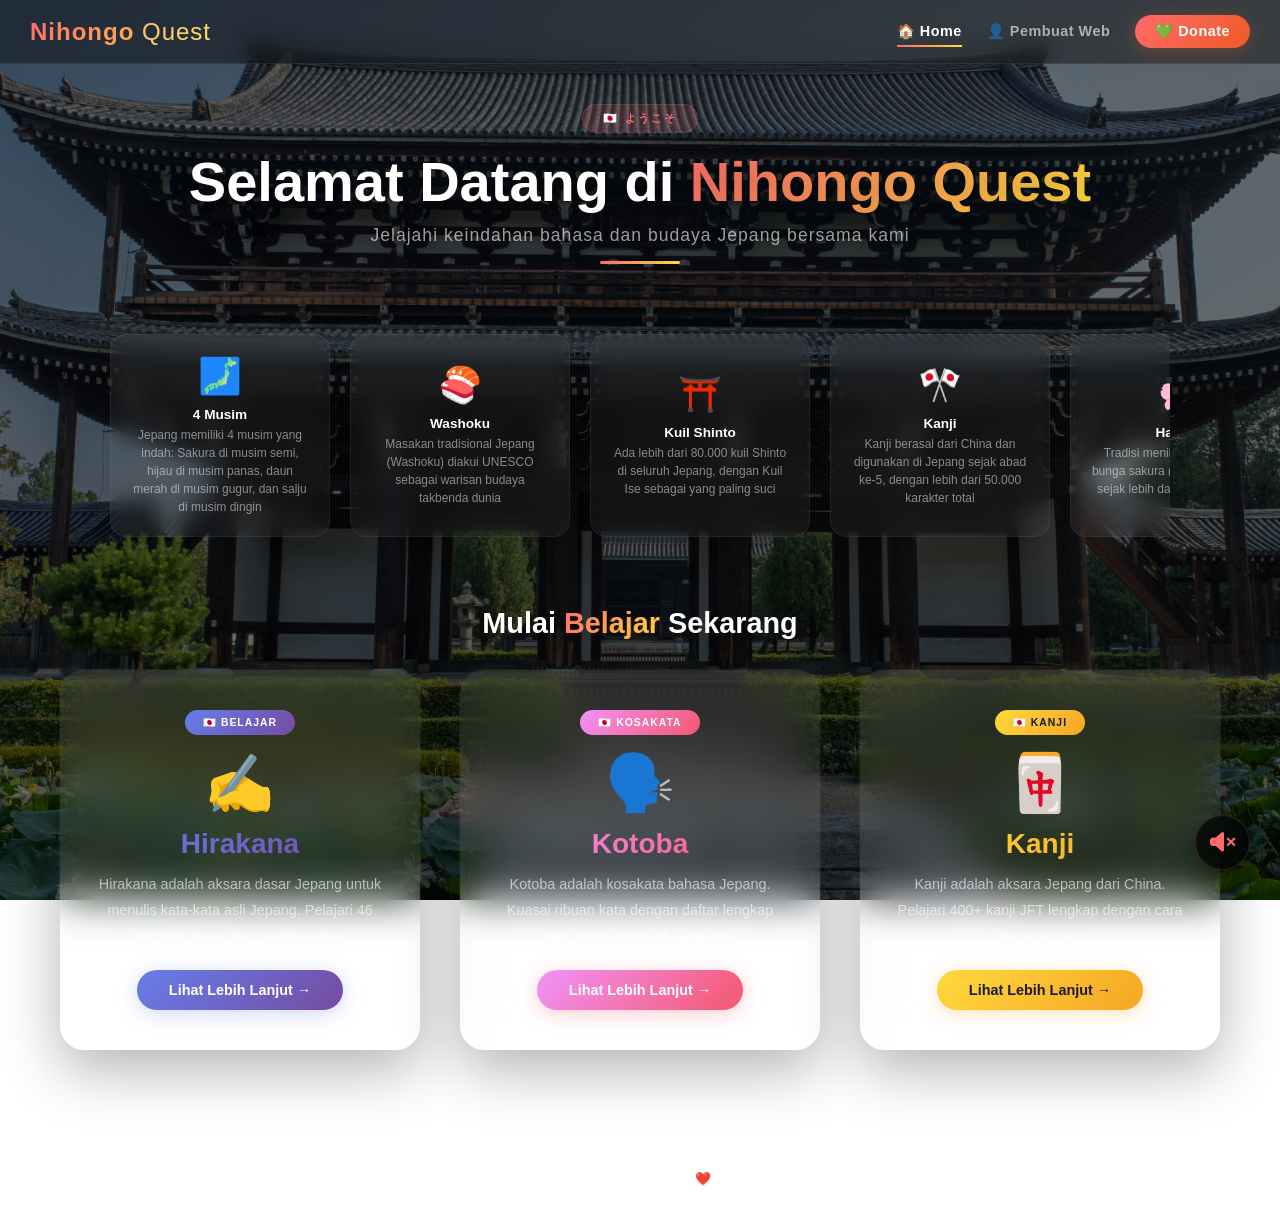
<file: index.html>
<!DOCTYPE html>
<html lang="id">
<head>
  <meta charset="UTF-8">
  <meta name="viewport" content="width=device-width, initial-scale=1.0">
  <title>Nihongo Quest - Belajar Jepang</title>
  <link rel="stylesheet" href="https://cdnjs.cloudflare.com/ajax/libs/font-awesome/6.5.0/css/all.min.css">
  <style>
    * {
      margin: 0;
      padding: 0;
      box-sizing: border-box;
    }

    body {
      font-family: 'Segoe UI', Tahoma, Geneva, Verdana, sans-serif;
      min-height: 100vh;
      display: flex;
      flex-direction: column;
      background-image: url('home.png');
      background-size: cover;
      background-position: center;
      background-repeat: no-repeat;
      background-attachment: fixed;
      position: relative;
      overflow-x: hidden;
    }

    body::before {
      content: '';
      position: fixed;
      top: 0;
      left: 0;
      right: 0;
      bottom: 0;
      background: rgba(0, 0, 0, 0.55);
      z-index: 0;
    }

    /* ============================================
       SCROLLBAR
       ============================================ */
    ::-webkit-scrollbar {
      width: 8px;
    }
    ::-webkit-scrollbar-track {
      background: rgba(255, 255, 255, 0.05);
    }
    ::-webkit-scrollbar-thumb {
      background: linear-gradient(180deg, #ff6b6b, #ffd93d);
      border-radius: 10px;
    }

    /* ============================================
       HEADER / NAVIGASI
       ============================================ */
    .header {
      width: 100%;
      padding: 15px 30px;
      display: flex;
      justify-content: space-between;
      align-items: center;
      position: relative;
      z-index: 2;
      border-bottom: 1px solid rgba(255, 255, 255, 0.08);
      flex-wrap: wrap;
      gap: 15px;
      background: rgba(0, 0, 0, 0.4);
      backdrop-filter: blur(15px);
      -webkit-backdrop-filter: blur(15px);
    }

    .logo {
      font-size: 1.5rem;
      font-weight: 800;
      background: linear-gradient(135deg, #ff6b6b, #ffd93d);
      -webkit-background-clip: text;
      -webkit-text-fill-color: transparent;
      background-clip: text;
      letter-spacing: 1px;
    }

    .logo span {
      font-weight: 300;
      color: rgba(255, 255, 255, 0.2);
      -webkit-text-fill-color: rgba(255, 255, 255, 0.2);
    }

    .nav-links {
      display: flex;
      gap: 25px;
      align-items: center;
      flex-wrap: wrap;
    }

    .nav-links a {
      color: rgba(255, 255, 255, 0.6);
      text-decoration: none;
      font-size: 0.9rem;
      font-weight: 600;
      transition: all 0.3s ease;
      letter-spacing: 0.5px;
      position: relative;
      padding: 5px 0;
    }

    .nav-links a::after {
      content: '';
      position: absolute;
      bottom: -2px;
      left: 0;
      width: 0;
      height: 2px;
      background: linear-gradient(90deg, #ff6b6b, #ffd93d);
      transition: width 0.3s ease;
    }

    .nav-links a:hover {
      color: #ffffff;
    }

    .nav-links a:hover::after {
      width: 100%;
    }

    .nav-links a.active {
      color: #ffffff;
    }

    .nav-links a.active::after {
      width: 100%;
    }

    .nav-links .donate-link {
      background: linear-gradient(135deg, #ff6b6b, #ee5a24);
      color: #fff;
      padding: 8px 20px;
      border-radius: 50px;
      box-shadow: 0 4px 20px rgba(238, 90, 36, 0.3);
    }

    .nav-links .donate-link::after {
      display: none;
    }

    .nav-links .donate-link:hover {
      transform: translateY(-2px);
      box-shadow: 0 6px 30px rgba(238, 90, 36, 0.4);
    }

    /* ============================================
       HERO SECTION
       ============================================ */
    .hero {
      position: relative;
      z-index: 1;
      padding: 40px 20px 20px;
      text-align: center;
    }

    .hero-badge {
      display: inline-block;
      background: rgba(255, 107, 107, 0.15);
      color: #ff6b6b;
      font-size: 0.7rem;
      font-weight: 700;
      padding: 6px 20px;
      border-radius: 30px;
      letter-spacing: 2px;
      border: 1px solid rgba(255, 107, 107, 0.2);
      margin-bottom: 15px;
      animation: pulse 2s ease-in-out infinite;
    }

    @keyframes pulse {
      0%, 100% { opacity: 1; }
      50% { opacity: 0.6; }
    }

    .hero h1 {
      color: #ffffff;
      font-size: 3.5rem;
      font-weight: 800;
      text-shadow: 0 4px 40px rgba(0, 0, 0, 0.3);
      margin-bottom: 10px;
      line-height: 1.2;
    }

    .hero h1 .highlight {
      background: linear-gradient(135deg, #ff6b6b, #ffd93d);
      -webkit-background-clip: text;
      -webkit-text-fill-color: transparent;
      background-clip: text;
    }

    .hero p {
      color: rgba(255, 255, 255, 0.6);
      font-size: 1.1rem;
      max-width: 600px;
      margin: 0 auto 10px;
      letter-spacing: 1px;
      font-weight: 300;
    }

    .hero-line {
      width: 80px;
      height: 3px;
      background: linear-gradient(90deg, #ff6b6b, #ffd93d);
      margin: 15px auto 20px;
      border-radius: 4px;
    }

    /* ============================================
       JAPAN FACTS SECTION
       ============================================ */
    .japan-facts {
      position: relative;
      z-index: 1;
      padding: 20px 20px 30px;
      max-width: 1100px;
      margin: 0 auto;
      width: 100%;
    }

    .facts-scroll {
      display: flex;
      gap: 20px;
      overflow-x: auto;
      padding: 10px 5px 20px;
      scroll-snap-type: x mandatory;
      -webkit-overflow-scrolling: touch;
    }

    .facts-scroll::-webkit-scrollbar {
      height: 4px;
    }

    .facts-scroll::-webkit-scrollbar-track {
      background: rgba(255, 255, 255, 0.05);
      border-radius: 10px;
    }

    .facts-scroll::-webkit-scrollbar-thumb {
      background: linear-gradient(90deg, #ff6b6b, #ffd93d);
      border-radius: 10px;
    }

    .fact-card {
      flex: 0 0 220px;
      background: rgba(255, 255, 255, 0.05);
      backdrop-filter: blur(10px);
      -webkit-backdrop-filter: blur(10px);
      border: 1px solid rgba(255, 255, 255, 0.06);
      border-radius: 16px;
      padding: 20px 18px;
      text-align: center;
      scroll-snap-align: start;
      transition: all 0.3s ease;
      min-height: 160px;
      display: flex;
      flex-direction: column;
      justify-content: center;
    }

    .fact-card:hover {
      background: rgba(255, 255, 255, 0.08);
      transform: translateY(-5px);
      border-color: rgba(255, 107, 107, 0.15);
    }

    .fact-card .fact-icon {
      font-size: 2.2rem;
      margin-bottom: 10px;
    }

    .fact-card h4 {
      color: #ffffff;
      font-size: 0.85rem;
      font-weight: 700;
      margin-bottom: 4px;
    }

    .fact-card p {
      color: rgba(255, 255, 255, 0.5);
      font-size: 0.75rem;
      line-height: 1.5;
    }

    /* ============================================
       MAIN CONTENT - 3 KOTAK
       ============================================ */
    .main-wrapper {
      display: flex;
      flex-direction: column;
      align-items: center;
      justify-content: center;
      width: 100%;
      padding: 20px 20px 100px;
      position: relative;
      z-index: 1;
    }

    .section-title {
      color: #ffffff;
      font-size: 1.8rem;
      font-weight: 700;
      margin-bottom: 30px;
      text-align: center;
    }

    .section-title .highlight {
      background: linear-gradient(135deg, #ff6b6b, #ffd93d);
      -webkit-background-clip: text;
      -webkit-text-fill-color: transparent;
      background-clip: text;
    }

    .container {
      display: flex;
      justify-content: center;
      align-items: stretch;
      gap: 40px;
      flex-wrap: wrap;
    }

    .kotak-1, .kotak-2, .kotak-3 {
      background: rgba(255, 255, 255, 0.08);
      backdrop-filter: blur(20px);
      -webkit-backdrop-filter: blur(20px);
      padding: 40px 35px;
      border-radius: 24px;
      box-shadow: 0 20px 60px rgba(0, 0, 0, 0.3), 0 0 0 1px rgba(255, 255, 255, 0.06);
      width: 360px;
      transform: scale(0);
      transition: all 0.5s cubic-bezier(0.34, 1.56, 0.64, 1);
      position: relative;
      overflow: hidden;
      text-align: center;
    }

    .kotak-1::before, .kotak-2::before, .kotak-3::before {
      content: '';
      position: absolute;
      top: -2px;
      left: -2px;
      right: -2px;
      bottom: -2px;
      background: linear-gradient(45deg, #ff6b6b, #ffd93d, #6bcb77, #4d96ff);
      border-radius: 26px;
      z-index: -1;
      opacity: 0;
      transition: opacity 0.5s ease;
    }

    .kotak-1:hover::before, .kotak-2:hover::before, .kotak-3:hover::before {
      opacity: 0.4;
    }

    .kotak-1:hover, .kotak-2:hover, .kotak-3:hover {
      transform: translateY(-10px) scale(1.02);
      background: rgba(255, 255, 255, 0.12);
    }

    /* Badge dengan warna berbeda */
    .badge {
      display: inline-block;
      padding: 6px 18px;
      border-radius: 30px;
      font-size: 0.65rem;
      font-weight: 700;
      letter-spacing: 1px;
      text-transform: uppercase;
      margin-bottom: 15px;
    }

    .kotak-1 .badge {
      background: linear-gradient(135deg, #667eea, #764ba2);
      color: #fff;
    }

    .kotak-2 .badge {
      background: linear-gradient(135deg, #f093fb, #f5576c);
      color: #fff;
    }

    .kotak-3 .badge {
      background: linear-gradient(135deg, #ffd93d, #f5a623);
      color: #1a1a2e;
    }

    .icon {
      font-size: 3.5rem;
      display: block;
      margin-bottom: 12px;
    }

    h2 {
      font-weight: 800;
      font-size: 28px;
      margin-bottom: 12px;
    }

    .kotak-1 h2 {
      background: linear-gradient(135deg, #667eea, #764ba2);
      -webkit-background-clip: text;
      -webkit-text-fill-color: transparent;
      background-clip: text;
    }

    .kotak-2 h2 {
      background: linear-gradient(135deg, #f093fb, #f5576c);
      -webkit-background-clip: text;
      -webkit-text-fill-color: transparent;
      background-clip: text;
    }

    .kotak-3 h2 {
      background: linear-gradient(135deg, #ffd93d, #f5a623);
      -webkit-background-clip: text;
      -webkit-text-fill-color: transparent;
      background-clip: text;
    }

    .kotak-desc {
      color: rgba(255, 255, 255, 0.6);
      font-size: 0.9rem;
      line-height: 1.8;
      margin-bottom: 20px;
    }

    .btn-learn {
      padding: 12px 32px;
      border: none;
      border-radius: 50px;
      font-size: 0.9rem;
      font-weight: 700;
      cursor: pointer;
      transition: all 0.3s ease;
      text-decoration: none;
      display: inline-block;
      position: relative;
      overflow: hidden;
    }

    .btn-learn::before {
      content: '';
      position: absolute;
      top: 0;
      left: -100%;
      width: 100%;
      height: 100%;
      background: linear-gradient(90deg, transparent, rgba(255, 255, 255, 0.2), transparent);
      transition: left 0.6s ease;
    }

    .btn-learn:hover::before {
      left: 100%;
    }

    .kotak-1 .btn-learn {
      background: linear-gradient(135deg, #667eea, #764ba2);
      color: #fff;
      box-shadow: 0 4px 20px rgba(102, 126, 234, 0.3);
    }

    .kotak-1 .btn-learn:hover {
      box-shadow: 0 8px 35px rgba(102, 126, 234, 0.4);
      transform: translateY(-3px);
    }

    .kotak-2 .btn-learn {
      background: linear-gradient(135deg, #f093fb, #f5576c);
      color: #fff;
      box-shadow: 0 4px 20px rgba(245, 87, 108, 0.3);
    }

    .kotak-2 .btn-learn:hover {
      box-shadow: 0 8px 35px rgba(245, 87, 108, 0.4);
      transform: translateY(-3px);
    }

    .kotak-3 .btn-learn {
      background: linear-gradient(135deg, #ffd93d, #f5a623);
      color: #1a1a2e;
      box-shadow: 0 4px 20px rgba(245, 166, 35, 0.3);
    }

    .kotak-3 .btn-learn:hover {
      box-shadow: 0 8px 35px rgba(245, 166, 35, 0.4);
      transform: translateY(-3px);
    }

    .btn-learn a {
      text-decoration: none;
      color: inherit;
      display: block;
    }

    .kotak-3 .btn-learn a {
      color: #1a1a2e;
    }

    /* ============================================
       TOMBOL SPEAKER
       ============================================ */
    .speaker-btn {
      position: fixed;
      bottom: 30px;
      right: 30px;
      z-index: 1000;
      width: 55px;
      height: 55px;
      border-radius: 50%;
      background: rgba(0, 0, 0, 0.7);
      backdrop-filter: blur(15px);
      -webkit-backdrop-filter: blur(15px);
      border: 1px solid rgba(255, 255, 255, 0.1);
      color: #ff6b6b;
      font-size: 1.4rem;
      cursor: pointer;
      transition: all 0.3s ease;
      box-shadow: 0 8px 30px rgba(0, 0, 0, 0.4);
      display: flex;
      align-items: center;
      justify-content: center;
    }

    .speaker-btn:hover {
      background: rgba(255, 255, 255, 0.15);
      transform: scale(1.05);
      border-color: rgba(255, 255, 255, 0.2);
    }

    .speaker-btn:active {
      transform: scale(0.95);
    }

    .speaker-btn.muted {
      color: #ff6b6b;
      border-color: rgba(255, 107, 107, 0.2);
    }

    .speaker-btn.playing {
      color: #6bcb77;
      border-color: rgba(107, 203, 119, 0.3);
      box-shadow: 0 8px 30px rgba(107, 203, 119, 0.15);
    }

    /* ============================================
       FOOTER
       ============================================ */
    .footer {
      position: relative;
      z-index: 1;
      padding: 20px 30px;
      text-align: center;
      border-top: 1px solid rgba(255, 255, 255, 0.05);
      margin-top: auto;
    }

    .footer p {
      color: rgba(255, 255, 255, 0.2);
      font-size: 0.8rem;
      letter-spacing: 0.5px;
    }

    .footer .heart {
      color: #ff6b6b;
      display: inline-block;
      animation: heartbeat 1.5s ease-in-out infinite;
    }

    @keyframes heartbeat {
      0%, 100% { transform: scale(1); }
      50% { transform: scale(1.2); }
    }

    /* ============================================
       RESPONSIVE
       ============================================ */

    @media (max-width: 1024px) {
      .container {
        gap: 30px;
      }

      .kotak-1, .kotak-2, .kotak-3 {
        width: 320px;
        padding: 35px 30px;
      }

      .hero h1 {
        font-size: 2.8rem;
      }

      .fact-card {
        flex: 0 0 190px;
        min-height: 140px;
      }
    }

    @media (max-width: 768px) {
      .header {
        padding: 12px 20px;
        flex-direction: column;
        align-items: flex-start;
      }

      .nav-links {
        gap: 15px;
        width: 100%;
        justify-content: flex-start;
      }

      .nav-links a {
        font-size: 0.8rem;
      }

      .hero {
        padding: 20px 15px 10px;
      }

      .hero h1 {
        font-size: 2.2rem;
      }

      .hero p {
        font-size: 0.9rem;
      }

      .container {
        flex-direction: column;
        padding: 10px;
        gap: 25px;
      }

      .kotak-1, .kotak-2, .kotak-3 {
        width: 100%;
        max-width: 420px;
        padding: 30px 25px;
      }

      .facts-scroll {
        gap: 15px;
        padding: 5px 5px 15px;
      }

      .fact-card {
        flex: 0 0 170px;
        min-height: 130px;
        padding: 15px 14px;
      }

      .fact-card .fact-icon {
        font-size: 1.8rem;
      }

      .speaker-btn {
        bottom: 20px;
        right: 20px;
        width: 48px;
        height: 48px;
        font-size: 1.2rem;
      }

      .section-title {
        font-size: 1.5rem;
      }
    }

    @media (max-width: 480px) {
      .hero h1 {
        font-size: 1.8rem;
      }

      .hero-badge {
        font-size: 0.6rem;
        padding: 4px 14px;
      }

      .kotak-1, .kotak-2, .kotak-3 {
        padding: 25px 20px;
        border-radius: 18px;
      }

      .icon {
        font-size: 2.8rem;
      }

      h2 {
        font-size: 22px;
      }

      .kotak-desc {
        font-size: 0.8rem;
      }

      .btn-learn {
        padding: 10px 24px;
        font-size: 0.8rem;
      }

      .fact-card {
        flex: 0 0 150px;
        min-height: 120px;
        padding: 12px 10px;
      }

      .fact-card h4 {
        font-size: 0.75rem;
      }

      .fact-card p {
        font-size: 0.65rem;
      }

      .speaker-btn {
        bottom: 15px;
        right: 15px;
        width: 44px;
        height: 44px;
        font-size: 1rem;
      }

      .section-title {
        font-size: 1.2rem;
      }

      .footer p {
        font-size: 0.65rem;
      }
    }

    @media (max-width: 380px) {
      .hero h1 {
        font-size: 1.5rem;
      }

      .fact-card {
        flex: 0 0 130px;
        min-height: 100px;
        padding: 10px 8px;
      }

      .fact-card .fact-icon {
        font-size: 1.5rem;
      }
    }

    /* Landscape mode */
    @media (max-height: 600px) and (orientation: landscape) {
      .hero {
        padding: 15px 20px 5px;
      }

      .hero h1 {
        font-size: 2rem;
      }

      .hero p {
        font-size: 0.8rem;
        max-width: 500px;
      }

      .japan-facts {
        padding: 10px 20px 15px;
      }

      .fact-card {
        flex: 0 0 160px;
        min-height: 100px;
        padding: 12px 14px;
      }

      .main-wrapper {
        padding: 15px 20px 80px;
      }

      .container {
        gap: 20px;
      }

      .kotak-1, .kotak-2, .kotak-3 {
        padding: 20px 20px;
        width: 280px;
      }

      .icon {
        font-size: 2.2rem;
      }

      h2 {
        font-size: 20px;
      }
    }
  </style>
</head>
<body>

  <!-- ========== HEADER / NAVIGASI ========== -->
  <header class="header">
    <span class="logo">Nihongo <span>Quest</span></span>
    <nav class="nav-links">
      <a href="index.html" class="active">🏠 Home</a>
      <a href="profile.html">👤 Pembuat Web</a>
      <a href="donate.html" class="donate-link">💚 Donate</a>
    </nav>
  </header>

  <!-- ========== HERO SECTION ========== -->
  <section class="hero">
    <span class="hero-badge">🇯🇵 ようこそ</span>
    <h1>Selamat Datang di <span class="highlight">Nihongo Quest</span></h1>
    <p>Jelajahi keindahan bahasa dan budaya Jepang bersama kami</p>
    <div class="hero-line"></div>
  </section>

  <!-- ========== JAPAN FACTS ========== -->
  <section class="japan-facts">
    <div class="facts-scroll">
      <div class="fact-card">
        <div class="fact-icon">🗾</div>
        <h4>4 Musim</h4>
        <p>Jepang memiliki 4 musim yang indah: Sakura di musim semi, hijau di musim panas, daun merah di musim gugur, dan salju di musim dingin</p>
      </div>
      <div class="fact-card">
        <div class="fact-icon">🍣</div>
        <h4>Washoku</h4>
        <p>Masakan tradisional Jepang (Washoku) diakui UNESCO sebagai warisan budaya takbenda dunia</p>
      </div>
      <div class="fact-card">
        <div class="fact-icon">⛩️</div>
        <h4>Kuil Shinto</h4>
        <p>Ada lebih dari 80.000 kuil Shinto di seluruh Jepang, dengan Kuil Ise sebagai yang paling suci</p>
      </div>
      <div class="fact-card">
        <div class="fact-icon">🎌</div>
        <h4>Kanji</h4>
        <p>Kanji berasal dari China dan digunakan di Jepang sejak abad ke-5, dengan lebih dari 50.000 karakter total</p>
      </div>
      <div class="fact-card">
        <div class="fact-icon">🌸</div>
        <h4>Hanami</h4>
        <p>Tradisi menikmati keindahan bunga sakura (hanami) telah ada sejak lebih dari 1000 tahun lalu</p>
      </div>
      <div class="fact-card">
        <div class="fact-icon">⚡</div>
        <h4>Teknologi</h4>
        <p>Jepang adalah rumah bagi teknologi tercanggih, dari kereta Shinkansen hingga robot humanoid</p>
      </div>
    </div>
  </section>

  <!-- ========== MAIN CONTENT ========== -->
  <div class="main-wrapper">
    <h2 class="section-title">Mulai <span class="highlight">Belajar</span> Sekarang</h2>

    <div class="container">
      <!-- Kotak 1: Hirakana -->
      <div class="kotak-1" id="kotak1">
        <span class="badge">🇯🇵 Belajar</span>
        <span class="icon">✍️</span>
        <h2>Hirakana</h2>
        <p class="kotak-desc">Hirakana adalah aksara dasar Jepang untuk menulis kata-kata asli Jepang. Pelajari 46 karakter dasar dan modifikasinya</p>
        <button class="btn-learn"><a href="./home.html">Lihat Lebih Lanjut →</a></button>
      </div>

      <!-- Kotak 2: Kotoba -->
      <div class="kotak-2" id="kotak2">
        <span class="badge">🇯🇵 Kosakata</span>
        <span class="icon">🗣️</span>
        <h2>Kotoba</h2>
        <p class="kotak-desc">Kotoba adalah kosakata bahasa Jepang. Kuasai ribuan kata dengan daftar lengkap dan game interaktif yang seru</p>
        <button class="btn-learn"><a href="./home-kotoba.html">Lihat Lebih Lanjut →</a></button>
      </div>

      <!-- Kotak 3: Kanji -->
      <div class="kotak-3" id="kotak3">
        <span class="badge">🇯🇵 Kanji</span>
        <span class="icon">🀄</span>
        <h2>Kanji</h2>
        <p class="kotak-desc">Kanji adalah aksara Jepang dari China. Pelajari 400+ kanji JFT lengkap dengan cara baca dan arti</p>
        <button class="btn-learn"><a href="./home-kanji.html">Lihat Lebih Lanjut →</a></button>
      </div>
    </div>
  </div>

  <!-- ========== FOOTER ========== -->
  <footer class="footer">
    <p>© 2026Fabyan Nihongo Quest | Dibuat dengan <span class="heart">❤️</span> untuk pembelajar Nihongo</p>
  </footer>

  <!-- ========== TOMBOL SPEAKER ========== -->
  <button class="speaker-btn muted" id="speakerBtn">
    <i class="fas fa-volume-mute"></i>
  </button>

  <audio id="audioPlayer" loop style="display:none;"></audio>

  <!-- ========== JAVASCRIPT ========== -->
  <script>
    // ============================================
    // ANIMASI KOTAK
    // ============================================
    const kotak1 = document.getElementById('kotak1');
    const kotak2 = document.getElementById('kotak2');
    const kotak3 = document.getElementById('kotak3');

    window.addEventListener('load', () => {
      setTimeout(() => { kotak1.style.transform = 'scale(1)'; }, 200);
      setTimeout(() => { kotak2.style.transform = 'scale(1)'; }, 400);
      setTimeout(() => { kotak3.style.transform = 'scale(1)'; }, 600);
    });

    kotak1.addEventListener('mouseenter', () => {
      kotak1.style.transform = 'scale(1.05) translateY(-10px)';
      kotak1.style.boxShadow = '0 30px 80px rgba(0, 0, 0, 0.4)';
    });

    kotak1.addEventListener('mouseleave', () => {
      kotak1.style.transform = 'scale(1) translateY(0)';
      kotak1.style.boxShadow = '0 20px 60px rgba(0, 0, 0, 0.3)';
    });

    kotak2.addEventListener('mouseenter', () => {
      kotak2.style.transform = 'scale(1.05) translateY(-10px)';
      kotak2.style.boxShadow = '0 30px 80px rgba(0, 0, 0, 0.4)';
    });

    kotak2.addEventListener('mouseleave', () => {
      kotak2.style.transform = 'scale(1) translateY(0)';
      kotak2.style.boxShadow = '0 20px 60px rgba(0, 0, 0, 0.3)';
    });

    kotak3.addEventListener('mouseenter', () => {
      kotak3.style.transform = 'scale(1.05) translateY(-10px)';
      kotak3.style.boxShadow = '0 30px 80px rgba(0, 0, 0, 0.4)';
    });

    kotak3.addEventListener('mouseleave', () => {
      kotak3.style.transform = 'scale(1) translateY(0)';
      kotak3.style.boxShadow = '0 20px 60px rgba(0, 0, 0, 0.3)';
    });

    // ============================================
    // MUSIK - AUTO PLAY SAAT INTERAKSI PERTAMA
    // ============================================
    const audio = document.getElementById('audioPlayer');
    const speakerBtn = document.getElementById('speakerBtn');

    const songFile = "memories.mp3";
    let isPlaying = false;
    let audioStarted = false;

    audio.src = songFile;
    audio.loop = true;

    // Fungsi mulai audio (pertama kali)
    function startAudio() {
      if (audioStarted) return;

      audio.play()
        .then(() => {
          isPlaying = true;
          audioStarted = true;
          speakerBtn.innerHTML = '<i class="fas fa-volume-up"></i>';
          speakerBtn.classList.remove('muted');
          speakerBtn.classList.add('playing');
          console.log('🔊 Musik mulai diputar!');
        })
        .catch((err) => {
          console.log('❌ Gagal play:', err);
        });
    }

    // Fungsi toggle ON/OFF
    function togglePlayPause() {
      if (!audioStarted) {
        startAudio();
        return;
      }

      if (isPlaying) {
        audio.pause();
        isPlaying = false;
        speakerBtn.innerHTML = '<i class="fas fa-volume-mute"></i>';
        speakerBtn.classList.remove('playing');
        speakerBtn.classList.add('muted');
        console.log('🔇 Musik dimatikan');
      } else {
        audio.play()
          .then(() => {
            isPlaying = true;
            speakerBtn.innerHTML = '<i class="fas fa-volume-up"></i>';
            speakerBtn.classList.remove('muted');
            speakerBtn.classList.add('playing');
            console.log('🔊 Musik dinyalakan');
          })
          .catch((err) => {
            console.log('❌ Gagal play:', err);
          });
      }
    }

    // ============================================
    // EVENT LISTENERS
    // ============================================

    // Klik pertama di mana saja (selain tombol speaker) untuk memulai musik
    document.addEventListener('click', function firstClick(e) {
      if (!audioStarted && !e.target.closest('.speaker-btn')) {
        startAudio();
        document.removeEventListener('click', firstClick);
      }
    });

    // Sentuhan pertama di mana saja (untuk mobile)
    document.addEventListener('touchstart', function firstTouch(e) {
      if (!audioStarted && !e.target.closest('.speaker-btn')) {
        startAudio();
        document.removeEventListener('touchstart', firstTouch);
      }
    });

    // Tombol speaker
    speakerBtn.addEventListener('click', function(e) {
      e.stopPropagation();
      togglePlayPause();
    });

    // ============================================
    // HENTIKAN MUSIK SAAT PAGE DITUTUP
    // ============================================
    window.addEventListener('beforeunload', function() {
      if (audio) {
        audio.pause();
        audio.currentTime = 0;
        isPlaying = false;
      }
    });

    // Hentikan musik saat tab tidak aktif
    document.addEventListener('visibilitychange', function() {
      if (document.hidden && isPlaying) {
        audio.pause();
        isPlaying = false;
        speakerBtn.innerHTML = '<i class="fas fa-volume-mute"></i>';
        speakerBtn.classList.remove('playing');
        speakerBtn.classList.add('muted');
      }
    });

    console.log('🎌 Nihongo Quest siap!');
    console.log('🔊 Klik di mana saja untuk memulai musik');
    console.log('🎵 File musik: memories.mp3');
  </script>
</body>
</html>
</file>
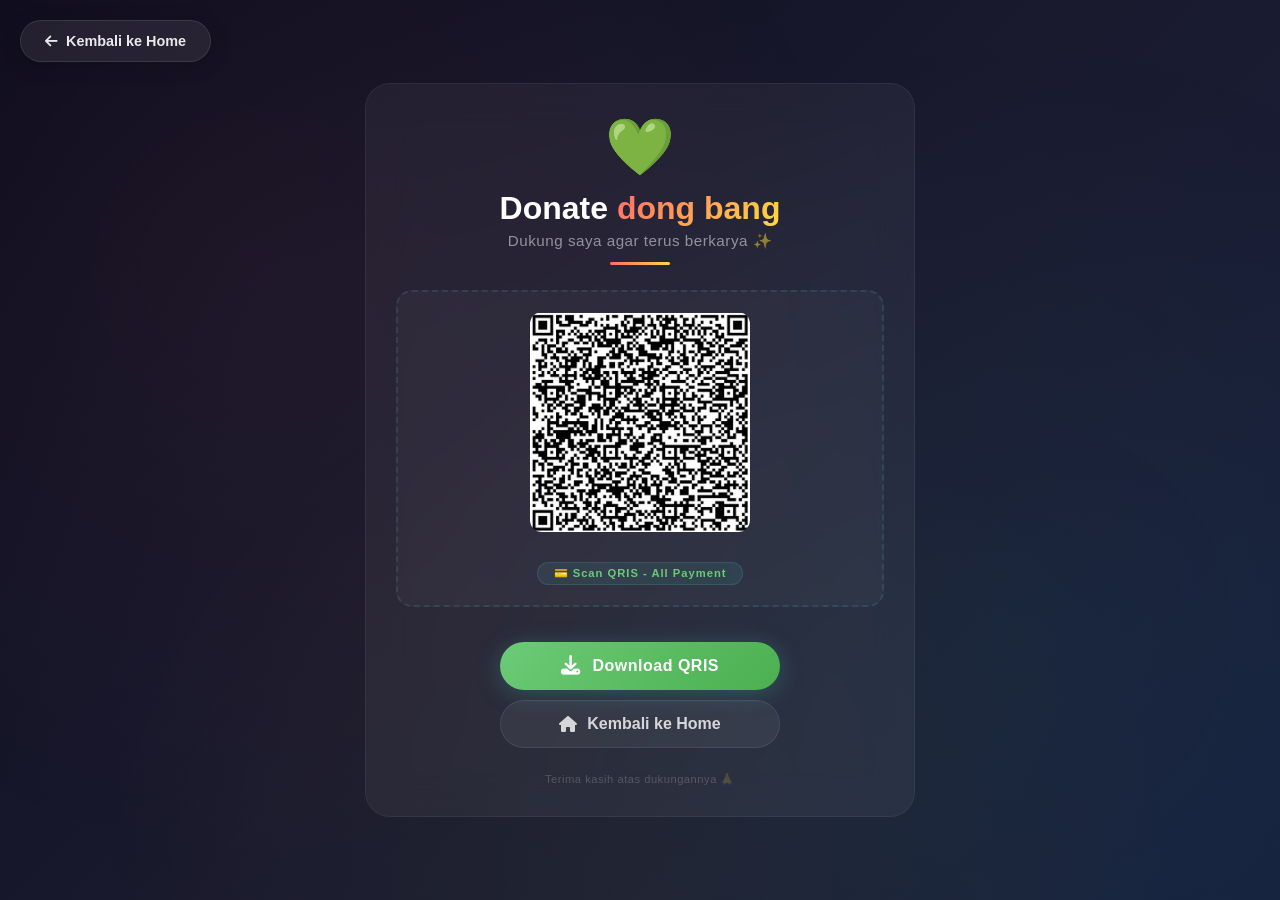
<file: donate.html>
<!DOCTYPE html>
<html lang="id">
<head>
    <meta charset="UTF-8">
    <meta name="viewport" content="width=device-width, initial-scale=1.0">
    <title>Donate - Quiz Nihongo</title>
    <link rel="stylesheet" href="https://cdnjs.cloudflare.com/ajax/libs/font-awesome/6.5.0/css/all.min.css">
    <style>
        /* ============================================
           RESET & BASE
           ============================================ */
        * {
            margin: 0;
            padding: 0;
            box-sizing: border-box;
            font-family: 'Segoe UI', Tahoma, Geneva, Verdana, sans-serif;
        }

        html {
            scroll-behavior: smooth;
            overflow-x: hidden;
        }

        body {
            background: linear-gradient(135deg, #0c0c1d, #1a1a2e, #16213e);
            min-height: 100vh;
            position: relative;
            overflow-x: hidden;
            color: #ffffff;
            display: flex;
            justify-content: center;
            align-items: center;
        }

        /* Background overlay */
        .bg-overlay {
            position: fixed;
            top: 0;
            left: 0;
            right: 0;
            bottom: 0;
            background:
                radial-gradient(circle at 20% 30%, rgba(255, 107, 107, 0.05) 0%, transparent 50%),
                radial-gradient(circle at 80% 70%, rgba(78, 205, 196, 0.05) 0%, transparent 50%),
                radial-gradient(circle at 50% 100%, rgba(255, 215, 0, 0.04) 0%, transparent 50%);
            z-index: 0;
            pointer-events: none;
        }

        /* ============================================
           TOMBOL KEMBALI KE HOME
           ============================================ */
        .back-home {
            position: fixed;
            top: 20px;
            left: 20px;
            z-index: 100;
            padding: 12px 24px;
            background: rgba(255, 255, 255, 0.08);
            backdrop-filter: blur(15px);
            -webkit-backdrop-filter: blur(15px);
            color: rgba(255, 255, 255, 0.9);
            border: 1px solid rgba(255, 255, 255, 0.1);
            border-radius: 50px;
            text-decoration: none;
            font-size: 0.9rem;
            font-weight: 600;
            transition: all 0.3s ease;
            display: inline-flex;
            align-items: center;
            gap: 8px;
            box-shadow: 0 4px 20px rgba(0, 0, 0, 0.2);
        }

        .back-home:hover {
            background: rgba(255, 255, 255, 0.15);
            transform: translateY(-2px);
            box-shadow: 0 6px 30px rgba(0, 0, 0, 0.3);
            border-color: rgba(255, 255, 255, 0.2);
        }

        /* ============================================
           CONTAINER UTAMA
           ============================================ */
        .container {
            max-width: 550px;
            width: 90%;
            padding: 30px;
            margin: 80px auto;
            background: rgba(255, 255, 255, 0.05);
            backdrop-filter: blur(20px);
            -webkit-backdrop-filter: blur(20px);
            border-radius: 25px;
            border: 1px solid rgba(255, 255, 255, 0.06);
            position: relative;
            z-index: 1;
            text-align: center;
            animation: fadeInUp 0.6s ease;
        }

        @keyframes fadeInUp {
            from {
                opacity: 0;
                transform: translateY(30px);
            }
            to {
                opacity: 1;
                transform: translateY(0);
            }
        }

        /* ============================================
           HEADER
           ============================================ */
        .donate-header {
            margin-bottom: 25px;
        }

        .donate-icon {
            font-size: 3.5rem;
            display: block;
            margin-bottom: 10px;
        }

        .donate-title {
            font-size: 2rem;
            font-weight: 800;
            margin-bottom: 5px;
        }

        .donate-title .highlight {
            background: linear-gradient(135deg, #ff6b6b, #ffd93d);
            -webkit-background-clip: text;
            -webkit-text-fill-color: transparent;
            background-clip: text;
        }

        .donate-subtitle {
            color: rgba(255, 255, 255, 0.5);
            font-size: 0.95rem;
            letter-spacing: 0.5px;
        }

        .donate-line {
            width: 60px;
            height: 3px;
            background: linear-gradient(90deg, #ff6b6b, #ffd93d);
            margin: 12px auto 0;
            border-radius: 4px;
        }

        /* ============================================
           QRIS SECTION
           ============================================ */
        .qris-wrapper {
            margin: 25px 0;
            padding: 20px;
            background: rgba(255, 255, 255, 0.03);
            border-radius: 16px;
            border: 2px dashed rgba(78, 205, 196, 0.15);
            transition: all 0.3s ease;
        }

        .qris-wrapper:hover {
            border-color: rgba(78, 205, 196, 0.3);
            background: rgba(255, 255, 255, 0.05);
        }

        .qris-image {
            width: 220px;
            height: 220px;
            object-fit: contain;
            border-radius: 12px;
            margin: 0 auto;
            display: block;
            background: rgba(255, 255, 255, 0.02);
        }

        .qris-label {
            display: inline-block;
            margin-top: 12px;
            padding: 4px 16px;
            background: rgba(78, 205, 196, 0.1);
            color: #6bcb77;
            font-size: 0.7rem;
            font-weight: 600;
            border-radius: 20px;
            border: 1px solid rgba(78, 205, 196, 0.15);
            letter-spacing: 1px;
        }

        /* ============================================
           TOMBOL DOWNLOAD QRIS
           ============================================ */
        .download-btn {
            display: inline-flex;
            align-items: center;
            justify-content: center;
            gap: 12px;
            padding: 14px 40px;
            background: linear-gradient(135deg, #6bcb77, #4caf50);
            color: #ffffff;
            border: none;
            border-radius: 50px;
            font-size: 1rem;
            font-weight: 700;
            cursor: pointer;
            transition: all 0.3s ease;
            box-shadow: 0 4px 25px rgba(78, 205, 196, 0.25);
            width: 100%;
            max-width: 280px;
            margin: 10px auto 0;
            letter-spacing: 0.5px;
            position: relative;
            overflow: hidden;
        }

        .download-btn::before {
            content: '';
            position: absolute;
            top: -50%;
            left: -50%;
            width: 200%;
            height: 200%;
            background: radial-gradient(circle, rgba(255, 255, 255, 0.1) 0%, transparent 60%);
            opacity: 0;
            transition: opacity 0.5s ease;
        }

        .download-btn:hover::before {
            opacity: 1;
        }

        .download-btn:hover {
            transform: translateY(-3px) scale(1.02);
            box-shadow: 0 8px 40px rgba(78, 205, 196, 0.4);
        }

        .download-btn:active {
            transform: scale(0.97);
        }

        .download-btn i {
            font-size: 1.2rem;
        }

        /* ============================================
           TOMBOL KEMBALI KE HOME (DI BAWAH)
           ============================================ */
        .btn-home {
            display: inline-flex;
            align-items: center;
            justify-content: center;
            gap: 10px;
            padding: 14px 35px;
            background: rgba(255, 255, 255, 0.06);
            color: rgba(255, 255, 255, 0.8);
            border: 1px solid rgba(255, 255, 255, 0.08);
            border-radius: 50px;
            text-decoration: none;
            font-size: 1rem;
            font-weight: 600;
            transition: all 0.3s ease;
            width: 100%;
            max-width: 280px;
            margin: 10px auto 0;
        }

        .btn-home:hover {
            background: rgba(255, 255, 255, 0.12);
            color: #ffffff;
            transform: translateY(-3px);
            border-color: rgba(255, 255, 255, 0.15);
        }

        /* ============================================
           FOOTER
           ============================================ */
        .footer-text {
            color: rgba(255, 255, 255, 0.2);
            font-size: 0.7rem;
            margin-top: 25px;
            letter-spacing: 0.5px;
        }

        /* ============================================
           RESPONSIVE
           ============================================ */
        @media (max-width: 768px) {
            .back-home {
                top: 15px;
                left: 15px;
                padding: 10px 18px;
                font-size: 0.8rem;
            }

            .container {
                padding: 25px 20px;
                margin: 70px auto;
            }

            .donate-title {
                font-size: 1.6rem;
            }

            .qris-image {
                width: 180px;
                height: 180px;
            }

            .download-btn {
                padding: 12px 30px;
                font-size: 0.9rem;
                max-width: 240px;
            }

            .btn-home {
                padding: 12px 28px;
                font-size: 0.9rem;
                max-width: 240px;
            }
        }

        @media (max-width: 480px) {
            .back-home {
                top: 12px;
                left: 12px;
                padding: 8px 14px;
                font-size: 0.7rem;
            }

            .container {
                padding: 20px 15px;
                margin: 60px auto;
                border-radius: 18px;
            }

            .donate-icon {
                font-size: 2.8rem;
            }

            .donate-title {
                font-size: 1.4rem;
            }

            .donate-subtitle {
                font-size: 0.8rem;
            }

            .qris-image {
                width: 150px;
                height: 150px;
            }

            .qris-wrapper {
                padding: 15px;
            }

            .download-btn {
                padding: 10px 24px;
                font-size: 0.8rem;
                max-width: 200px;
            }

            .btn-home {
                padding: 10px 20px;
                font-size: 0.8rem;
                max-width: 200px;
            }
        }
    </style>
</head>
<body>

    <!-- Background Overlay -->
    <div class="bg-overlay"></div>

    <!-- ========== TOMBOL KEMBALI KE HOME ========== -->
    <a href="index.html" class="back-home">
        <i class="fas fa-arrow-left"></i> Kembali ke Home
    </a>

    <!-- ========== CONTAINER UTAMA ========== -->
    <div class="container">

        <!-- Header -->
        <div class="donate-header">
            <span class="donate-icon">💚</span>
            <h1 class="donate-title">Donate <span class="highlight">dong bang</span></h1>
            <p class="donate-subtitle">Dukung saya agar terus berkarya ✨</p>
            <div class="donate-line"></div>
        </div>

        <!-- QRIS -->
        <div class="qris-wrapper">
            <!-- Ganti src dengan gambar QRIS Anda -->
            <img id="qrisImage" class="qris-image" src="qrisdana.jpg" alt="QRIS Dana">
            <br>
            <span class="qris-label">💳 Scan QRIS - All Payment</span>
        </div>

        <!-- Tombol Download QRIS -->
        <button class="download-btn" onclick="downloadQRIS()">
            <i class="fas fa-download"></i> Download QRIS
        </button>

        <!-- Tombol Kembali ke Home -->
        <a href="index.html" class="btn-home">
            <i class="fas fa-home"></i> Kembali ke Home
        </a>

        <!-- Footer -->
        <p class="footer-text">Terima kasih atas dukungannya 🙏</p>
    </div>

    <!-- ========== JAVASCRIPT ========== -->
    <script>
        // ============================================
        // DOWNLOAD QRIS
        // ============================================
        function downloadQRIS() {
            const qrisImage = document.getElementById('qrisImage');

            if (!qrisImage) {
                alert('Gambar QRIS tidak ditemukan!');
                return;
            }

            // Buat canvas
            const canvas = document.createElement('canvas');
            const ctx = canvas.getContext('2d');
            const size = 300;
            canvas.width = size;
            canvas.height = size;

            // Background
            const gradient = ctx.createRadialGradient(size / 2, size / 2, 0, size / 2, size / 2, size);
            gradient.addColorStop(0, '#1a1a3a');
            gradient.addColorStop(0.8, '#0c0c1d');
            gradient.addColorStop(1, '#0a0a15');
            ctx.fillStyle = gradient;
            ctx.fillRect(0, 0, size, size);

            // Border
            ctx.strokeStyle = 'rgba(78, 205, 196, 0.3)';
            ctx.lineWidth = 2;
            ctx.setLineDash([10, 8]);
            ctx.strokeRect(15, 15, size - 30, size - 30);
            ctx.setLineDash([]);

            // Fungsi draw QRIS
            function drawQRIS(img) {
                const qrisSize = 200;
                const x = (size - qrisSize) / 2;
                const y = (size - qrisSize) / 2 - 10;
                ctx.drawImage(img, x, y, qrisSize, qrisSize);

                ctx.fillStyle = 'rgba(78, 205, 196, 0.6)';
                ctx.font = 'bold 14px Segoe UI, sans-serif';
                ctx.textAlign = 'center';
                ctx.textBaseline = 'bottom';
                ctx.fillText('✦ SCAN QRIS - DANA ✦', size / 2, size - 18);

                const link = document.createElement('a');
                link.download = 'QRIS_DANA_Donate.png';
                link.href = canvas.toDataURL('image/png');
                document.body.appendChild(link);
                link.click();
                document.body.removeChild(link);
            }

            // Cek apakah gambar sudah di-load
            if (qrisImage.complete && qrisImage.naturalWidth !== 0) {
                try {
                    drawQRIS(qrisImage);
                } catch (e) {
                    fallbackQRIS();
                }
            } else {
                const img = new Image();
                img.crossOrigin = 'Anonymous';
                img.onload = function() {
                    try {
                        drawQRIS(img);
                    } catch (e) {
                        fallbackQRIS();
                    }
                };
                img.onerror = function() {
                    fallbackQRIS();
                };
                img.src = qrisImage.src;
            }

            // Fallback
            function fallbackQRIS() {
                const qrisSize = 200;
                const x = (size - qrisSize) / 2;
                const y = (size - qrisSize) / 2 - 10;

                ctx.fillStyle = '#1a1a3a';
                ctx.shadowColor = 'rgba(78, 205, 196, 0.2)';
                ctx.shadowBlur = 20;
                ctx.fillRect(x, y, qrisSize, qrisSize);
                ctx.shadowBlur = 0;

                ctx.fillStyle = 'rgba(78, 205, 196, 0.4)';
                ctx.font = '70px Font Awesome 6 Free';
                ctx.textAlign = 'center';
                ctx.textBaseline = 'middle';
                ctx.fillText('', size / 2, size / 2 - 5);

                ctx.fillStyle = 'rgba(255,255,255,0.3)';
                ctx.font = '16px Segoe UI, sans-serif';
                ctx.textBaseline = 'bottom';
                ctx.fillText('QRIS DANA', size / 2, size / 2 + 50);

                ctx.fillStyle = 'rgba(78, 205, 196, 0.6)';
                ctx.font = 'bold 14px Segoe UI, sans-serif';
                ctx.textBaseline = 'bottom';
                ctx.fillText('✦ SCAN QRIS - DANA ✦', size / 2, size - 18);

                const link = document.createElement('a');
                link.download = 'QRIS_DANA_Donate.png';
                link.href = canvas.toDataURL('image/png');
                document.body.appendChild(link);
                link.click();
                document.body.removeChild(link);

                alert('⚠️ Gambar QRIS tidak ditemukan. Yang di-download adalah placeholder.\n\nSilakan ganti gambar QRIS dengan file asli Anda.');
            }
        }

        console.log('💚 Halaman Donate siap!');
        console.log('📸 Ganti qrisdana.jpg dengan QRIS asli Anda');
        console.log('🔽 Klik Download QRIS untuk menyimpan');
    </script>

</body>
</html>
</file>
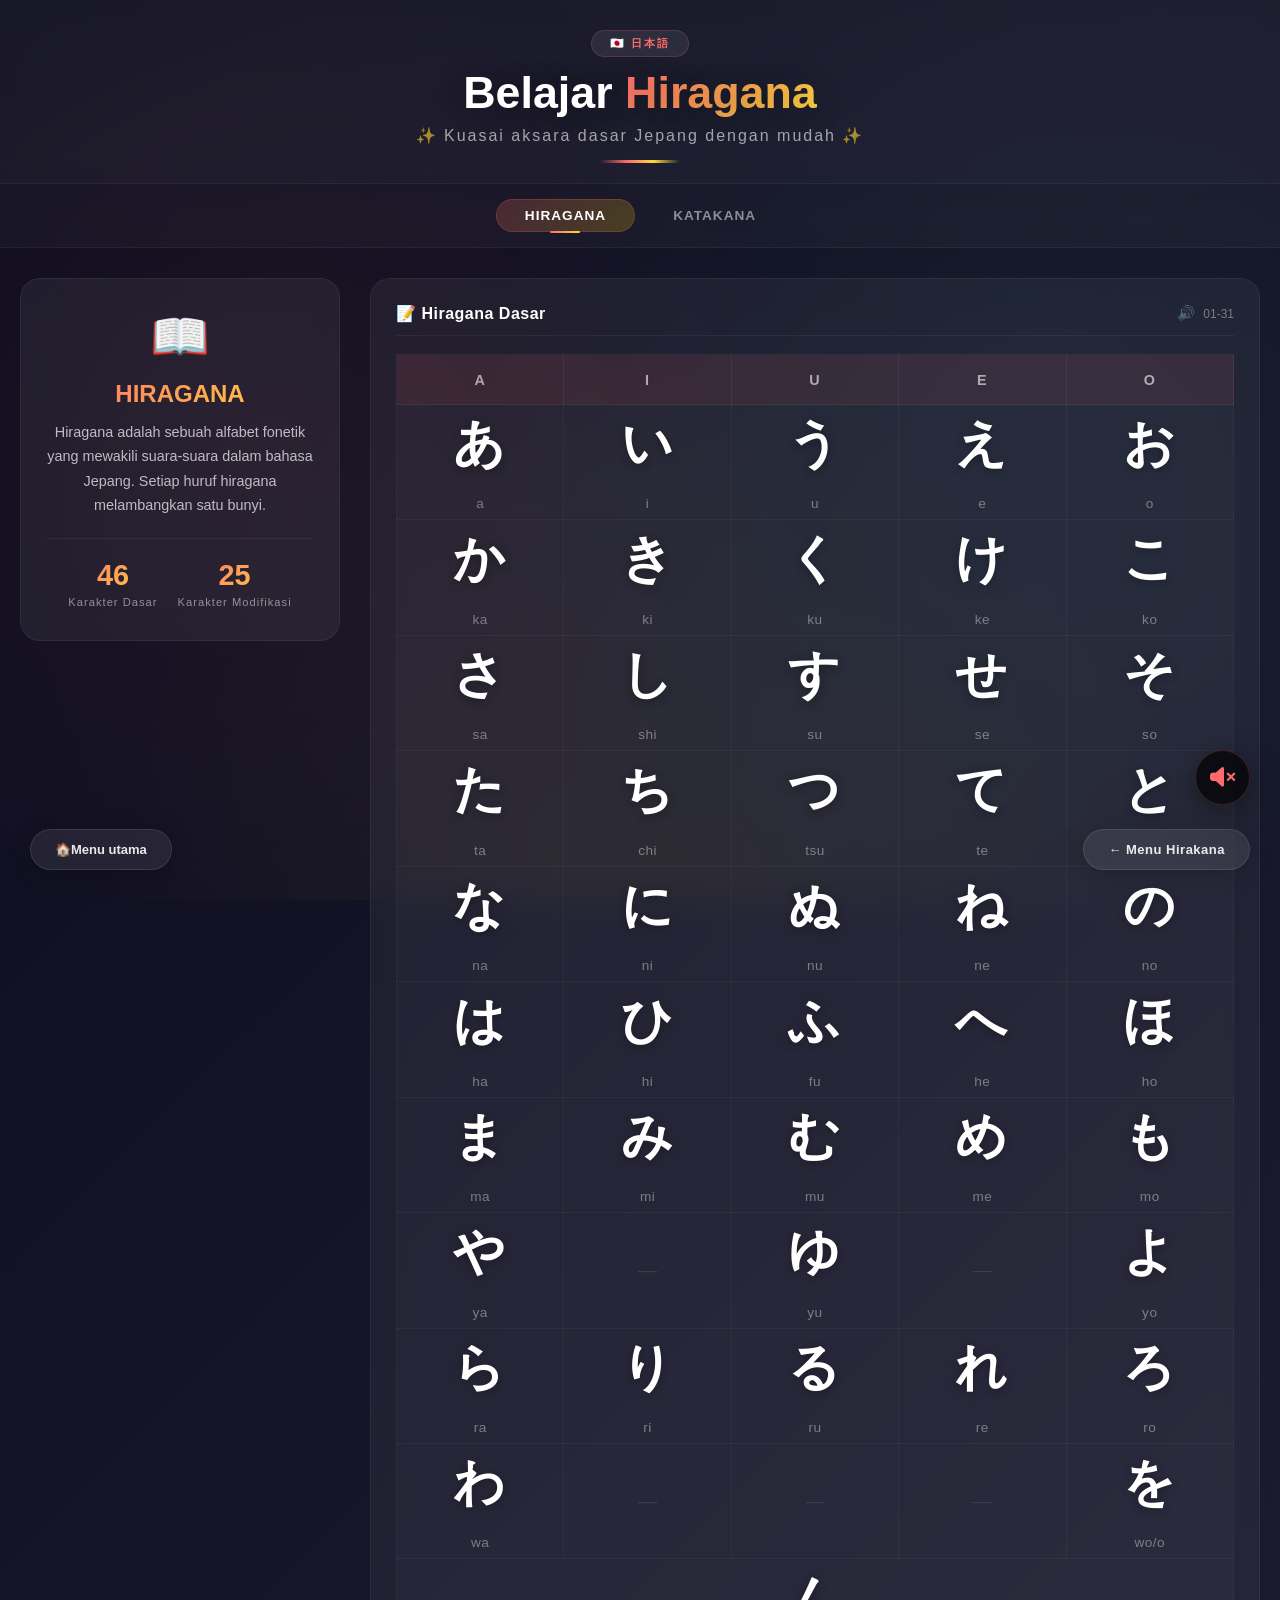
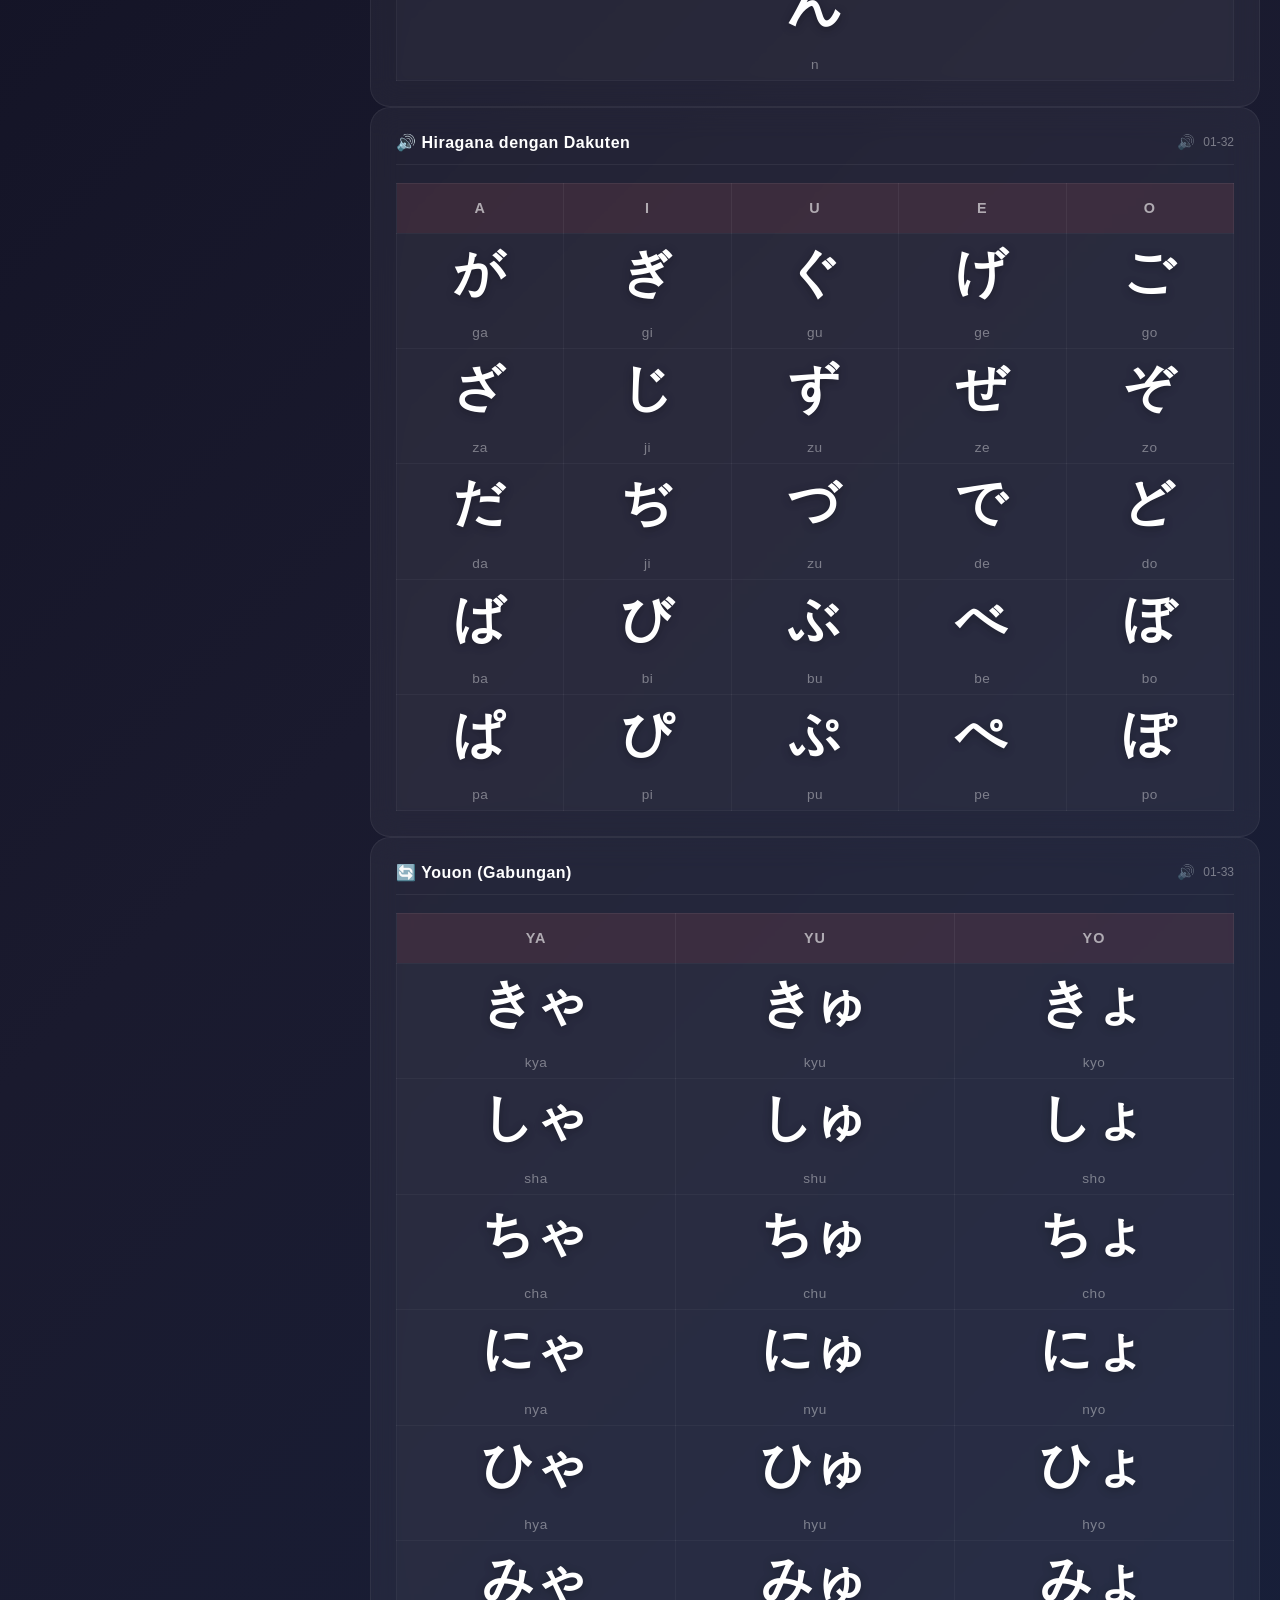
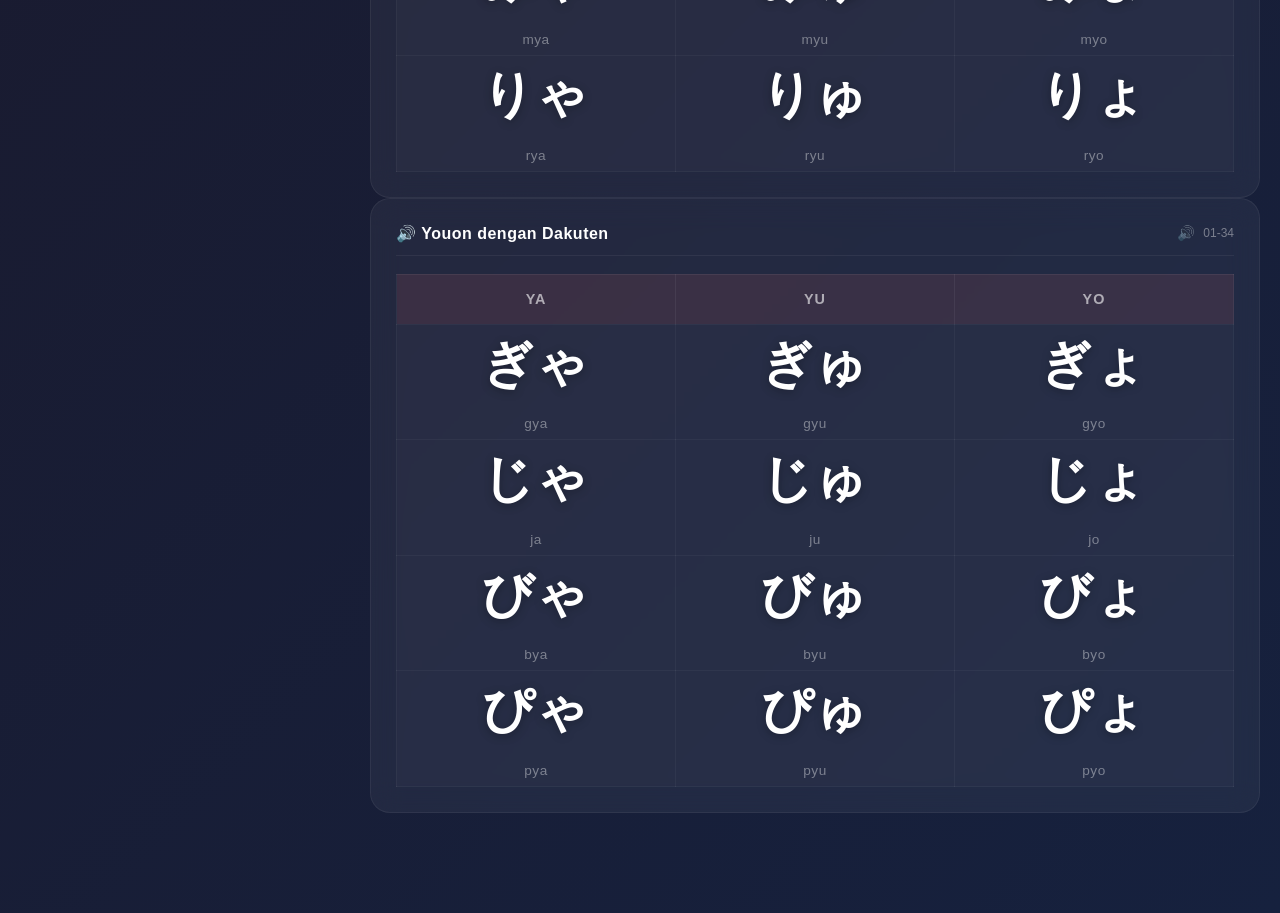
<file: hirakana.html>
<!DOCTYPE html>
<html lang="id">
<head>
    <meta charset="UTF-8">
    <meta name="viewport" content="width=device-width, initial-scale=1.0">
    <title>Belajar Hiragana & Katakana</title>
    <link rel="stylesheet" href="style.css">
    <link rel="stylesheet" href="https://cdnjs.cloudflare.com/ajax/libs/font-awesome/6.5.0/css/all.min.css">
    <style>
        /* Tambahan style untuk tab switching */
        .tab-container {
            display: flex;
            justify-content: center;
            gap: 10px;
            padding: 15px 20px;
            background: rgba(255, 255, 255, 0.03);
            backdrop-filter: blur(10px);
            -webkit-backdrop-filter: blur(10px);
            border-bottom: 1px solid rgba(255, 255, 255, 0.05);
            position: sticky;
            top: 0;
            z-index: 100;
        }

        .tab-link {
            color: rgba(255, 255, 255, 0.5);
            text-decoration: none;
            padding: 8px 28px;
            border-radius: 50px;
            font-size: 0.85rem;
            font-weight: 600;
            letter-spacing: 1px;
            transition: all 0.3s ease;
            position: relative;
            cursor: pointer;
            background: none;
            border: none;
            font-family: inherit;
        }

        .tab-link:hover {
            color: rgba(255, 255, 255, 0.8);
            background: rgba(255, 255, 255, 0.05);
        }

        .tab-link.active {
            color: #ffffff;
            background: linear-gradient(135deg, rgba(255, 107, 107, 0.2), rgba(255, 215, 0, 0.2));
            border: 1px solid rgba(255, 107, 107, 0.2);
        }

        .tab-link.active::after {
            content: '';
            position: absolute;
            bottom: -2px;
            left: 50%;
            transform: translateX(-50%);
            width: 30px;
            height: 2px;
            background: linear-gradient(90deg, #ff6b6b, #ffd93d);
            border-radius: 2px;
        }

        .tab-content {
            display: none;
        }

        .tab-content.active {
            display: block;
        }

        /* Hiragana dan Katakana memiliki warna berbeda */
        .tab-content.katakana .kana {
            color: #6bcb77;
        }

        .tab-content.hiragana .kana {
            color: #ffffff;
        }

        /* Info card berbeda warna */
        .tab-content.katakana .info-card h2 {
            background: linear-gradient(135deg, #6bcb77, #ffd93d);
            -webkit-background-clip: text;
            -webkit-text-fill-color: transparent;
            background-clip: text;
        }

        .tab-content.hiragana .info-card h2 {
            background: linear-gradient(135deg, #ff6b6b, #ffd93d);
            -webkit-background-clip: text;
            -webkit-text-fill-color: transparent;
            background-clip: text;
        }

        /* ============================================
           TOMBOL SPEAKER - POSISI DI ATAS TOMBOL NAVIGASI
           ============================================ */
        .speaker-btn {
            position: fixed;
            bottom: 95px;
            right: 30px;
            z-index: 1000;
            width: 55px;
            height: 55px;
            border-radius: 50%;
            background: rgba(0, 0, 0, 0.7);
            backdrop-filter: blur(15px);
            -webkit-backdrop-filter: blur(15px);
            border: 1px solid rgba(255, 255, 255, 0.1);
            color: #ff6b6b;
            font-size: 1.4rem;
            cursor: pointer;
            transition: all 0.3s ease;
            box-shadow: 0 8px 30px rgba(0, 0, 0, 0.4);
            display: flex;
            align-items: center;
            justify-content: center;
        }

        .speaker-btn:hover {
            background: rgba(255, 255, 255, 0.15);
            transform: scale(1.05);
            border-color: rgba(255, 255, 255, 0.2);
        }

        .speaker-btn:active {
            transform: scale(0.95);
        }

        .speaker-btn.muted {
            color: #ff6b6b;
            border-color: rgba(255, 107, 107, 0.2);
        }

        .speaker-btn.playing {
            color: #6bcb77;
            border-color: rgba(107, 203, 119, 0.3);
            box-shadow: 0 8px 30px rgba(107, 203, 119, 0.15);
        }

        /* ============================================
           SESUAIKAN DENGAN TOMBOL NAVIGASI
           ============================================ */
        .home-button {
            bottom: 30px !important;
            right: 30px !important;
        }

        .home-button-left {
            bottom: 30px !important;
            left: 30px !important;
        }

        /* Responsive */
        @media (max-width: 480px) {
            .tab-link {
                padding: 5px 14px;
                font-size: 0.65rem;
            }

            .speaker-btn {
                bottom: 80px;
                right: 20px;
                width: 48px;
                height: 48px;
                font-size: 1.2rem;
            }

            .home-button {
                bottom: 20px !important;
                right: 20px !important;
                padding: 6px 14px !important;
                font-size: 10px !important;
            }

            .home-button-left {
                bottom: 20px !important;
                left: 20px !important;
                padding: 6px 14px !important;
                font-size: 10px !important;
            }
        }

        @media (max-width: 768px) {
            .speaker-btn {
                bottom: 85px;
                right: 20px;
                width: 48px;
                height: 48px;
                font-size: 1.2rem;
            }

            .home-button {
                bottom: 20px !important;
                right: 20px !important;
            }

            .home-button-left {
                bottom: 20px !important;
                left: 20px !important;
            }
        }
    </style>
</head>
<body>
    <!-- Overlay untuk efek background -->
    <div class="bg-overlay"></div>

    <!-- Header -->
    <header class="main-header">
        <div class="header-content">
            <span class="header-badge">🇯🇵 日本語</span>
            <h1>Belajar <span class="highlight" id="headerTitle">Hiragana</span></h1>
            <p class="subtitle" id="headerSubtitle">✨ Kuasai aksara dasar Jepang dengan mudah ✨</p>
            <div class="header-line"></div>
        </div>
    </header>

    <!-- Tab Navigasi -->
    <div class="tab-container">
        <button class="tab-link active" data-tab="hiragana" onclick="switchTab('hiragana')">HIRAGANA</button>
        <button class="tab-link" data-tab="katakana" onclick="switchTab('katakana')">KATAKANA</button>
    </div>

    <!-- Konten -->
    <div class="content-wrapper">
        <div class="container">
            <!-- Sidebar Kanan - Info -->
            <aside class="right-box">
                <!-- Info Hiragana -->
                <div class="tab-content hiragana active" id="infoHiragana">
                    <div class="info-card">
                        <div class="info-icon">📖</div>
                        <h2>HIRAGANA</h2>
                        <p>Hiragana adalah sebuah alfabet fonetik yang mewakili suara-suara dalam bahasa Jepang. Setiap huruf hiragana melambangkan satu bunyi.</p>
                        <div class="info-stats">
                            <div class="stat-item">
                                <span class="stat-number">46</span>
                                <span class="stat-label">Karakter Dasar</span>
                            </div>
                            <div class="stat-item">
                                <span class="stat-number">25</span>
                                <span class="stat-label">Karakter Modifikasi</span>
                            </div>
                        </div>
                    </div>
                </div>
                <!-- Info Katakana -->
                <div class="tab-content katakana" id="infoKatakana">
                    <div class="info-card">
                        <div class="info-icon">📖</div>
                        <h2>KATAKANA</h2>
                        <p>Sama seperti hiragana, katakana juga merupakan alfabet fonetik yang mewakili suara-suara dalam bahasa Jepang. Setiap huruf katakana melambangkan satu bunyi.</p>
                        <div class="info-stats">
                            <div class="stat-item">
                                <span class="stat-number">46</span>
                                <span class="stat-label">Karakter Dasar</span>
                            </div>
                            <div class="stat-item">
                                <span class="stat-number">25</span>
                                <span class="stat-label">Karakter Modifikasi</span>
                            </div>
                        </div>
                    </div>
                </div>
            </aside>

            <!-- Tabel -->
            <main class="left-box">
                <div class="chart-container">
                    <!-- ==================== HIRAGANA ==================== -->
                    <div class="tab-content hiragana active" id="hiraganaContent">
                        <!-- Basic Hiragana -->
                        <div class="chart">
                            <div class="chart-header">
                                <span class="chart-title">📝 Hiragana Dasar</span>
                                <div class="audio">
                                    <span>🔊</span>
                                    <span>01-31</span>
                                </div>
                            </div>
                            <table>
                                <thead>
                                    <tr>
                                        <th>a</th>
                                        <th>i</th>
                                        <th>u</th>
                                        <th>e</th>
                                        <th>o</th>
                                    </tr>
                                </thead>
                                <tbody>
                                    <tr>
                                        <td><span class="kana">あ</span><br/><span class="romaji">a</span></td>
                                        <td><span class="kana">い</span><br/><span class="romaji">i</span></td>
                                        <td><span class="kana">う</span><br/><span class="romaji">u</span></td>
                                        <td><span class="kana">え</span><br/><span class="romaji">e</span></td>
                                        <td><span class="kana">お</span><br/><span class="romaji">o</span></td>
                                    </tr>
                                    <tr>
                                        <td><span class="kana">か</span><br/><span class="romaji">ka</span></td>
                                        <td><span class="kana">き</span><br/><span class="romaji">ki</span></td>
                                        <td><span class="kana">く</span><br/><span class="romaji">ku</span></td>
                                        <td><span class="kana">け</span><br/><span class="romaji">ke</span></td>
                                        <td><span class="kana">こ</span><br/><span class="romaji">ko</span></td>
                                    </tr>
                                    <tr>
                                        <td><span class="kana">さ</span><br/><span class="romaji">sa</span></td>
                                        <td><span class="kana">し</span><br/><span class="romaji">shi</span></td>
                                        <td><span class="kana">す</span><br/><span class="romaji">su</span></td>
                                        <td><span class="kana">せ</span><br/><span class="romaji">se</span></td>
                                        <td><span class="kana">そ</span><br/><span class="romaji">so</span></td>
                                    </tr>
                                    <tr>
                                        <td><span class="kana">た</span><br/><span class="romaji">ta</span></td>
                                        <td><span class="kana">ち</span><br/><span class="romaji">chi</span></td>
                                        <td><span class="kana">つ</span><br/><span class="romaji">tsu</span></td>
                                        <td><span class="kana">て</span><br/><span class="romaji">te</span></td>
                                        <td><span class="kana">と</span><br/><span class="romaji">to</span></td>
                                    </tr>
                                    <tr>
                                        <td><span class="kana">な</span><br/><span class="romaji">na</span></td>
                                        <td><span class="kana">に</span><br/><span class="romaji">ni</span></td>
                                        <td><span class="kana">ぬ</span><br/><span class="romaji">nu</span></td>
                                        <td><span class="kana">ね</span><br/><span class="romaji">ne</span></td>
                                        <td><span class="kana">の</span><br/><span class="romaji">no</span></td>
                                    </tr>
                                    <tr>
                                        <td><span class="kana">は</span><br/><span class="romaji">ha</span></td>
                                        <td><span class="kana">ひ</span><br/><span class="romaji">hi</span></td>
                                        <td><span class="kana">ふ</span><br/><span class="romaji">fu</span></td>
                                        <td><span class="kana">へ</span><br/><span class="romaji">he</span></td>
                                        <td><span class="kana">ほ</span><br/><span class="romaji">ho</span></td>
                                    </tr>
                                    <tr>
                                        <td><span class="kana">ま</span><br/><span class="romaji">ma</span></td>
                                        <td><span class="kana">み</span><br/><span class="romaji">mi</span></td>
                                        <td><span class="kana">む</span><br/><span class="romaji">mu</span></td>
                                        <td><span class="kana">め</span><br/><span class="romaji">me</span></td>
                                        <td><span class="kana">も</span><br/><span class="romaji">mo</span></td>
                                    </tr>
                                    <tr>
                                        <td><span class="kana">や</span><br/><span class="romaji">ya</span></td>
                                        <td></td>
                                        <td><span class="kana">ゆ</span><br/><span class="romaji">yu</span></td>
                                        <td></td>
                                        <td><span class="kana">よ</span><br/><span class="romaji">yo</span></td>
                                    </tr>
                                    <tr>
                                        <td><span class="kana">ら</span><br/><span class="romaji">ra</span></td>
                                        <td><span class="kana">り</span><br/><span class="romaji">ri</span></td>
                                        <td><span class="kana">る</span><br/><span class="romaji">ru</span></td>
                                        <td><span class="kana">れ</span><br/><span class="romaji">re</span></td>
                                        <td><span class="kana">ろ</span><br/><span class="romaji">ro</span></td>
                                    </tr>
                                    <tr>
                                        <td><span class="kana">わ</span><br/><span class="romaji">wa</span></td>
                                        <td></td>
                                        <td></td>
                                        <td></td>
                                        <td><span class="kana">を</span><br/><span class="romaji">wo/o</span></td>
                                    </tr>
                                    <tr>
                                        <td colspan="5"><span class="kana">ん</span><br/><span class="romaji">n</span></td>
                                    </tr>
                                </tbody>
                            </table>
                        </div>

                        <!-- Hiragana dengan Dakuten -->
                        <div class="chart">
                            <div class="chart-header">
                                <span class="chart-title">🔊 Hiragana dengan Dakuten</span>
                                <div class="audio">
                                    <span>🔊</span>
                                    <span>01-32</span>
                                </div>
                            </div>
                            <table>
                                <thead>
                                    <tr>
                                        <th>a</th>
                                        <th>i</th>
                                        <th>u</th>
                                        <th>e</th>
                                        <th>o</th>
                                    </tr>
                                </thead>
                                <tbody>
                                    <tr>
                                        <td><span class="kana">が</span><br/><span class="romaji">ga</span></td>
                                        <td><span class="kana">ぎ</span><br/><span class="romaji">gi</span></td>
                                        <td><span class="kana">ぐ</span><br/><span class="romaji">gu</span></td>
                                        <td><span class="kana">げ</span><br/><span class="romaji">ge</span></td>
                                        <td><span class="kana">ご</span><br/><span class="romaji">go</span></td>
                                    </tr>
                                    <tr>
                                        <td><span class="kana">ざ</span><br/><span class="romaji">za</span></td>
                                        <td><span class="kana">じ</span><br/><span class="romaji">ji</span></td>
                                        <td><span class="kana">ず</span><br/><span class="romaji">zu</span></td>
                                        <td><span class="kana">ぜ</span><br/><span class="romaji">ze</span></td>
                                        <td><span class="kana">ぞ</span><br/><span class="romaji">zo</span></td>
                                    </tr>
                                    <tr>
                                        <td><span class="kana">だ</span><br/><span class="romaji">da</span></td>
                                        <td><span class="kana">ぢ</span><br/><span class="romaji">ji</span></td>
                                        <td><span class="kana">づ</span><br/><span class="romaji">zu</span></td>
                                        <td><span class="kana">で</span><br/><span class="romaji">de</span></td>
                                        <td><span class="kana">ど</span><br/><span class="romaji">do</span></td>
                                    </tr>
                                    <tr>
                                        <td><span class="kana">ば</span><br/><span class="romaji">ba</span></td>
                                        <td><span class="kana">び</span><br/><span class="romaji">bi</span></td>
                                        <td><span class="kana">ぶ</span><br/><span class="romaji">bu</span></td>
                                        <td><span class="kana">べ</span><br/><span class="romaji">be</span></td>
                                        <td><span class="kana">ぼ</span><br/><span class="romaji">bo</span></td>
                                    </tr>
                                    <tr>
                                        <td><span class="kana">ぱ</span><br/><span class="romaji">pa</span></td>
                                        <td><span class="kana">ぴ</span><br/><span class="romaji">pi</span></td>
                                        <td><span class="kana">ぷ</span><br/><span class="romaji">pu</span></td>
                                        <td><span class="kana">ぺ</span><br/><span class="romaji">pe</span></td>
                                        <td><span class="kana">ぽ</span><br/><span class="romaji">po</span></td>
                                    </tr>
                                </tbody>
                            </table>
                        </div>

                        <!-- Youon (Gabungan) Hiragana -->
                        <div class="chart">
                            <div class="chart-header">
                                <span class="chart-title">🔄 Youon (Gabungan)</span>
                                <div class="audio">
                                    <span>🔊</span>
                                    <span>01-33</span>
                                </div>
                            </div>
                            <table>
                                <thead>
                                    <tr>
                                        <th>ya</th>
                                        <th>yu</th>
                                        <th>yo</th>
                                    </tr>
                                </thead>
                                <tbody>
                                    <tr>
                                        <td><span class="kana">きゃ</span><br/><span class="romaji">kya</span></td>
                                        <td><span class="kana">きゅ</span><br/><span class="romaji">kyu</span></td>
                                        <td><span class="kana">きょ</span><br/><span class="romaji">kyo</span></td>
                                    </tr>
                                    <tr>
                                        <td><span class="kana">しゃ</span><br/><span class="romaji">sha</span></td>
                                        <td><span class="kana">しゅ</span><br/><span class="romaji">shu</span></td>
                                        <td><span class="kana">しょ</span><br/><span class="romaji">sho</span></td>
                                    </tr>
                                    <tr>
                                        <td><span class="kana">ちゃ</span><br/><span class="romaji">cha</span></td>
                                        <td><span class="kana">ちゅ</span><br/><span class="romaji">chu</span></td>
                                        <td><span class="kana">ちょ</span><br/><span class="romaji">cho</span></td>
                                    </tr>
                                    <tr>
                                        <td><span class="kana">にゃ</span><br/><span class="romaji">nya</span></td>
                                        <td><span class="kana">にゅ</span><br/><span class="romaji">nyu</span></td>
                                        <td><span class="kana">にょ</span><br/><span class="romaji">nyo</span></td>
                                    </tr>
                                    <tr>
                                        <td><span class="kana">ひゃ</span><br/><span class="romaji">hya</span></td>
                                        <td><span class="kana">ひゅ</span><br/><span class="romaji">hyu</span></td>
                                        <td><span class="kana">ひょ</span><br/><span class="romaji">hyo</span></td>
                                    </tr>
                                    <tr>
                                        <td><span class="kana">みゃ</span><br/><span class="romaji">mya</span></td>
                                        <td><span class="kana">みゅ</span><br/><span class="romaji">myu</span></td>
                                        <td><span class="kana">みょ</span><br/><span class="romaji">myo</span></td>
                                    </tr>
                                    <tr>
                                        <td><span class="kana">りゃ</span><br/><span class="romaji">rya</span></td>
                                        <td><span class="kana">りゅ</span><br/><span class="romaji">ryu</span></td>
                                        <td><span class="kana">りょ</span><br/><span class="romaji">ryo</span></td>
                                    </tr>
                                </tbody>
                            </table>
                        </div>

                        <!-- Youon dengan Dakuten Hiragana -->
                        <div class="chart">
                            <div class="chart-header">
                                <span class="chart-title">🔊 Youon dengan Dakuten</span>
                                <div class="audio">
                                    <span>🔊</span>
                                    <span>01-34</span>
                                </div>
                            </div>
                            <table>
                                <thead>
                                    <tr>
                                        <th>ya</th>
                                        <th>yu</th>
                                        <th>yo</th>
                                    </tr>
                                </thead>
                                <tbody>
                                    <tr>
                                        <td><span class="kana">ぎゃ</span><br/><span class="romaji">gya</span></td>
                                        <td><span class="kana">ぎゅ</span><br/><span class="romaji">gyu</span></td>
                                        <td><span class="kana">ぎょ</span><br/><span class="romaji">gyo</span></td>
                                    </tr>
                                    <tr>
                                        <td><span class="kana">じゃ</span><br/><span class="romaji">ja</span></td>
                                        <td><span class="kana">じゅ</span><br/><span class="romaji">ju</span></td>
                                        <td><span class="kana">じょ</span><br/><span class="romaji">jo</span></td>
                                    </tr>
                                    <tr>
                                        <td><span class="kana">びゃ</span><br/><span class="romaji">bya</span></td>
                                        <td><span class="kana">びゅ</span><br/><span class="romaji">byu</span></td>
                                        <td><span class="kana">びょ</span><br/><span class="romaji">byo</span></td>
                                    </tr>
                                    <tr>
                                        <td><span class="kana">ぴゃ</span><br/><span class="romaji">pya</span></td>
                                        <td><span class="kana">ぴゅ</span><br/><span class="romaji">pyu</span></td>
                                        <td><span class="kana">ぴょ</span><br/><span class="romaji">pyo</span></td>
                                    </tr>
                                </tbody>
                            </table>
                        </div>
                    </div>

                    <!-- ==================== KATAKANA ==================== -->
                    <div class="tab-content katakana" id="katakanaContent">
                        <!-- Basic Katakana -->
                        <div class="chart">
                            <div class="chart-header">
                                <span class="chart-title">📝 Katakana Dasar</span>
                                <div class="audio">
                                    <span>🔊</span>
                                    <span>01-31</span>
                                </div>
                            </div>
                            <table>
                                <thead>
                                    <tr>
                                        <th>a</th>
                                        <th>i</th>
                                        <th>u</th>
                                        <th>e</th>
                                        <th>o</th>
                                    </tr>
                                </thead>
                                <tbody>
                                    <tr>
                                        <td><span class="kana">ア</span><br/><span class="romaji">a</span></td>
                                        <td><span class="kana">イ</span><br/><span class="romaji">i</span></td>
                                        <td><span class="kana">ウ</span><br/><span class="romaji">u</span></td>
                                        <td><span class="kana">エ</span><br/><span class="romaji">e</span></td>
                                        <td><span class="kana">オ</span><br/><span class="romaji">o</span></td>
                                    </tr>
                                    <tr>
                                        <td><span class="kana">カ</span><br/><span class="romaji">ka</span></td>
                                        <td><span class="kana">キ</span><br/><span class="romaji">ki</span></td>
                                        <td><span class="kana">ク</span><br/><span class="romaji">ku</span></td>
                                        <td><span class="kana">ケ</span><br/><span class="romaji">ke</span></td>
                                        <td><span class="kana">コ</span><br/><span class="romaji">ko</span></td>
                                    </tr>
                                    <tr>
                                        <td><span class="kana">サ</span><br/><span class="romaji">sa</span></td>
                                        <td><span class="kana">シ</span><br/><span class="romaji">shi</span></td>
                                        <td><span class="kana">ス</span><br/><span class="romaji">su</span></td>
                                        <td><span class="kana">セ</span><br/><span class="romaji">se</span></td>
                                        <td><span class="kana">ソ</span><br/><span class="romaji">so</span></td>
                                    </tr>
                                    <tr>
                                        <td><span class="kana">タ</span><br/><span class="romaji">ta</span></td>
                                        <td><span class="kana">チ</span><br/><span class="romaji">chi</span></td>
                                        <td><span class="kana">ツ</span><br/><span class="romaji">tsu</span></td>
                                        <td><span class="kana">テ</span><br/><span class="romaji">te</span></td>
                                        <td><span class="kana">ト</span><br/><span class="romaji">to</span></td>
                                    </tr>
                                    <tr>
                                        <td><span class="kana">ナ</span><br/><span class="romaji">na</span></td>
                                        <td><span class="kana">ニ</span><br/><span class="romaji">ni</span></td>
                                        <td><span class="kana">ヌ</span><br/><span class="romaji">nu</span></td>
                                        <td><span class="kana">ネ</span><br/><span class="romaji">ne</span></td>
                                        <td><span class="kana">ノ</span><br/><span class="romaji">no</span></td>
                                    </tr>
                                    <tr>
                                        <td><span class="kana">ハ</span><br/><span class="romaji">ha</span></td>
                                        <td><span class="kana">ヒ</span><br/><span class="romaji">hi</span></td>
                                        <td><span class="kana">フ</span><br/><span class="romaji">fu</span></td>
                                        <td><span class="kana">ヘ</span><br/><span class="romaji">he</span></td>
                                        <td><span class="kana">ホ</span><br/><span class="romaji">ho</span></td>
                                    </tr>
                                    <tr>
                                        <td><span class="kana">マ</span><br/><span class="romaji">ma</span></td>
                                        <td><span class="kana">ミ</span><br/><span class="romaji">mi</span></td>
                                        <td><span class="kana">ム</span><br/><span class="romaji">mu</span></td>
                                        <td><span class="kana">メ</span><br/><span class="romaji">me</span></td>
                                        <td><span class="kana">モ</span><br/><span class="romaji">mo</span></td>
                                    </tr>
                                    <tr>
                                        <td><span class="kana">ヤ</span><br/><span class="romaji">ya</span></td>
                                        <td></td>
                                        <td><span class="kana">ユ</span><br/><span class="romaji">yu</span></td>
                                        <td></td>
                                        <td><span class="kana">ヨ</span><br/><span class="romaji">yo</span></td>
                                    </tr>
                                    <tr>
                                        <td><span class="kana">ラ</span><br/><span class="romaji">ra</span></td>
                                        <td><span class="kana">リ</span><br/><span class="romaji">ri</span></td>
                                        <td><span class="kana">ル</span><br/><span class="romaji">ru</span></td>
                                        <td><span class="kana">レ</span><br/><span class="romaji">re</span></td>
                                        <td><span class="kana">ロ</span><br/><span class="romaji">ro</span></td>
                                    </tr>
                                    <tr>
                                        <td><span class="kana">ワ</span><br/><span class="romaji">wa</span></td>
                                        <td></td>
                                        <td></td>
                                        <td></td>
                                        <td><span class="kana">ヲ</span><br/><span class="romaji">wo/o</span></td>
                                    </tr>
                                    <tr>
                                        <td colspan="5"><span class="kana">ン</span><br/><span class="romaji">n</span></td>
                                    </tr>
                                </tbody>
                            </table>
                        </div>

                        <!-- Katakana dengan Dakuten -->
                        <div class="chart">
                            <div class="chart-header">
                                <span class="chart-title">🔊 Katakana dengan Dakuten</span>
                                <div class="audio">
                                    <span>🔊</span>
                                    <span>01-32</span>
                                </div>
                            </div>
                            <table>
                                <thead>
                                    <tr>
                                        <th>a</th>
                                        <th>i</th>
                                        <th>u</th>
                                        <th>e</th>
                                        <th>o</th>
                                    </tr>
                                </thead>
                                <tbody>
                                    <tr>
                                        <td><span class="kana">ガ</span><br/><span class="romaji">ga</span></td>
                                        <td><span class="kana">ギ</span><br/><span class="romaji">gi</span></td>
                                        <td><span class="kana">グ</span><br/><span class="romaji">gu</span></td>
                                        <td><span class="kana">ゲ</span><br/><span class="romaji">ge</span></td>
                                        <td><span class="kana">ゴ</span><br/><span class="romaji">go</span></td>
                                    </tr>
                                    <tr>
                                        <td><span class="kana">ザ</span><br/><span class="romaji">za</span></td>
                                        <td><span class="kana">ジ</span><br/><span class="romaji">ji</span></td>
                                        <td><span class="kana">ズ</span><br/><span class="romaji">zu</span></td>
                                        <td><span class="kana">ゼ</span><br/><span class="romaji">ze</span></td>
                                        <td><span class="kana">ゾ</span><br/><span class="romaji">zo</span></td>
                                    </tr>
                                    <tr>
                                        <td><span class="kana">ダ</span><br/><span class="romaji">da</span></td>
                                        <td><span class="kana">ヂ</span><br/><span class="romaji">ji</span></td>
                                        <td><span class="kana">ヅ</span><br/><span class="romaji">zu</span></td>
                                        <td><span class="kana">デ</span><br/><span class="romaji">de</span></td>
                                        <td><span class="kana">ド</span><br/><span class="romaji">do</span></td>
                                    </tr>
                                    <tr>
                                        <td><span class="kana">バ</span><br/><span class="romaji">ba</span></td>
                                        <td><span class="kana">ビ</span><br/><span class="romaji">bi</span></td>
                                        <td><span class="kana">ブ</span><br/><span class="romaji">bu</span></td>
                                        <td><span class="kana">ベ</span><br/><span class="romaji">be</span></td>
                                        <td><span class="kana">ボ</span><br/><span class="romaji">bo</span></td>
                                    </tr>
                                    <tr>
                                        <td><span class="kana">パ</span><br/><span class="romaji">pa</span></td>
                                        <td><span class="kana">ピ</span><br/><span class="romaji">pi</span></td>
                                        <td><span class="kana">プ</span><br/><span class="romaji">pu</span></td>
                                        <td><span class="kana">ペ</span><br/><span class="romaji">pe</span></td>
                                        <td><span class="kana">ポ</span><br/><span class="romaji">po</span></td>
                                    </tr>
                                </tbody>
                            </table>
                        </div>

                        <!-- Youon (Gabungan) Katakana -->
                        <div class="chart">
                            <div class="chart-header">
                                <span class="chart-title">🔄 Youon (Gabungan)</span>
                                <div class="audio">
                                    <span>🔊</span>
                                    <span>01-33</span>
                                </div>
                            </div>
                            <table>
                                <thead>
                                    <tr>
                                        <th>ya</th>
                                        <th>yu</th>
                                        <th>yo</th>
                                    </tr>
                                </thead>
                                <tbody>
                                    <tr>
                                        <td><span class="kana">キャ</span><br/><span class="romaji">kya</span></td>
                                        <td><span class="kana">キュ</span><br/><span class="romaji">kyu</span></td>
                                        <td><span class="kana">キョ</span><br/><span class="romaji">kyo</span></td>
                                    </tr>
                                    <tr>
                                        <td><span class="kana">シャ</span><br/><span class="romaji">sha</span></td>
                                        <td><span class="kana">シュ</span><br/><span class="romaji">shu</span></td>
                                        <td><span class="kana">ショ</span><br/><span class="romaji">sho</span></td>
                                    </tr>
                                    <tr>
                                        <td><span class="kana">チャ</span><br/><span class="romaji">cha</span></td>
                                        <td><span class="kana">チュ</span><br/><span class="romaji">chu</span></td>
                                        <td><span class="kana">チョ</span><br/><span class="romaji">cho</span></td>
                                    </tr>
                                    <tr>
                                        <td><span class="kana">ニャ</span><br/><span class="romaji">nya</span></td>
                                        <td><span class="kana">ニュ</span><br/><span class="romaji">nyu</span></td>
                                        <td><span class="kana">ニョ</span><br/><span class="romaji">nyo</span></td>
                                    </tr>
                                    <tr>
                                        <td><span class="kana">ヒャ</span><br/><span class="romaji">hya</span></td>
                                        <td><span class="kana">ヒュ</span><br/><span class="romaji">hyu</span></td>
                                        <td><span class="kana">ヒョ</span><br/><span class="romaji">hyo</span></td>
                                    </tr>
                                    <tr>
                                        <td><span class="kana">ミャ</span><br/><span class="romaji">mya</span></td>
                                        <td><span class="kana">ミュ</span><br/><span class="romaji">myu</span></td>
                                        <td><span class="kana">ミョ</span><br/><span class="romaji">myo</span></td>
                                    </tr>
                                    <tr>
                                        <td><span class="kana">リャ</span><br/><span class="romaji">rya</span></td>
                                        <td><span class="kana">リュ</span><br/><span class="romaji">ryu</span></td>
                                        <td><span class="kana">リョ</span><br/><span class="romaji">ryo</span></td>
                                    </tr>
                                </tbody>
                            </table>
                        </div>

                        <!-- Youon dengan Dakuten Katakana -->
                        <div class="chart">
                            <div class="chart-header">
                                <span class="chart-title">🔊 Youon dengan Dakuten</span>
                                <div class="audio">
                                    <span>🔊</span>
                                    <span>01-34</span>
                                </div>
                            </div>
                            <table>
                                <thead>
                                    <tr>
                                        <th>ya</th>
                                        <th>yu</th>
                                        <th>yo</th>
                                    </tr>
                                </thead>
                                <tbody>
                                    <tr>
                                        <td><span class="kana">ギャ</span><br/><span class="romaji">gya</span></td>
                                        <td><span class="kana">ギュ</span><br/><span class="romaji">gyu</span></td>
                                        <td><span class="kana">ギョ</span><br/><span class="romaji">gyo</span></td>
                                    </tr>
                                    <tr>
                                        <td><span class="kana">ジャ</span><br/><span class="romaji">ja</span></td>
                                        <td><span class="kana">ジュ</span><br/><span class="romaji">ju</span></td>
                                        <td><span class="kana">ジョ</span><br/><span class="romaji">jo</span></td>
                                    </tr>
                                    <tr>
                                        <td><span class="kana">ビャ</span><br/><span class="romaji">bya</span></td>
                                        <td><span class="kana">ビュ</span><br/><span class="romaji">byu</span></td>
                                        <td><span class="kana">ビョ</span><br/><span class="romaji">byo</span></td>
                                    </tr>
                                    <tr>
                                        <td><span class="kana">ピャ</span><br/><span class="romaji">pya</span></td>
                                        <td><span class="kana">ピュ</span><br/><span class="romaji">pyu</span></td>
                                        <td><span class="kana">ピョ</span><br/><span class="romaji">pyo</span></td>
                                    </tr>
                                </tbody>
                            </table>
                        </div>
                    </div>
                </div>
            </main>
        </div>
    </div>

    <!-- Tombol Navigasi -->
    <a href="./home.html" class="home-button">← Menu Hirakana</a>
    <a href="./index.html" class="home-button-left">🏠Menu utama</a>

    <!-- ========== TOMBOL SPEAKER ========== -->
    <button class="speaker-btn muted" id="speakerBtn" title="Play/Pause Musik">
        <i class="fas fa-volume-mute"></i>
    </button>

    <!-- ========== AUDIO ELEMENT ========== -->
    <audio id="audioPlayer" loop style="display:none;"></audio>

    <script>
        // ============================================
        // 1. TAB SWITCHING
        // ============================================
        function switchTab(tab) {
            // Update header
            const headerTitle = document.getElementById('headerTitle');
            const headerSubtitle = document.getElementById('headerSubtitle');
            
            if (tab === 'hiragana') {
                headerTitle.textContent = 'Hiragana';
                headerSubtitle.textContent = '✨ Kuasai aksara dasar Jepang dengan mudah ✨';
            } else {
                headerTitle.textContent = 'Katakana';
                headerSubtitle.textContent = '✨ Kuasai aksara katakana untuk kata serapan ✨';
            }

            // Update tab buttons
            document.querySelectorAll('.tab-link').forEach(btn => {
                btn.classList.remove('active');
            });
            document.querySelector(`.tab-link[data-tab="${tab}"]`).classList.add('active');

            // Update tab contents
            document.querySelectorAll('.tab-content').forEach(content => {
                content.classList.remove('active');
            });
            document.querySelectorAll(`.tab-content.${tab}`).forEach(content => {
                content.classList.add('active');
            });
        }

        // ============================================
        // 2. MUSIK PLAYER - FIX BUG
        // ============================================
        const audio = document.getElementById('audioPlayer');
        const speakerBtn = document.getElementById('speakerBtn');

        // Ganti dengan file musik Anda
        const songFile = "sparkle.mp3";

        let isPlaying = false;
        let audioStarted = false;

        // Set lagu
        audio.src = songFile;
        audio.loop = true;

        // Fungsi mulai audio (pertama kali)
        function startAudio() {
            if (audioStarted) return;
            
            audio.play().then(() => {
                isPlaying = true;
                audioStarted = true;
                speakerBtn.innerHTML = '<i class="fas fa-volume-up"></i>';
                speakerBtn.classList.remove('muted');
                speakerBtn.classList.add('playing');
                console.log('🎵 Musik mulai diputar!');
            }).catch(e => {
                console.log('⏳ Auto play di-block, menunggu interaksi user...');
            });
        }

        // Fungsi toggle play/pause (ON/OFF)
        function togglePlayPause() {
            if (!audioStarted) {
                startAudio();
                return;
            }

            if (isPlaying) {
                // MATIKAN MUSIK (PAUSE)
                audio.pause();
                isPlaying = false;
                speakerBtn.innerHTML = '<i class="fas fa-volume-mute"></i>';
                speakerBtn.classList.remove('playing');
                speakerBtn.classList.add('muted');
            } else {
                // NYALAKAN MUSIK (PLAY)
                audio.play().catch(e => console.log('Error play:', e));
                isPlaying = true;
                speakerBtn.innerHTML = '<i class="fas fa-volume-up"></i>';
                speakerBtn.classList.add('playing');
                speakerBtn.classList.remove('muted');
            }
        }

        // ============================================
        // 3. EVENT LISTENERS
        // ============================================

        // Saat halaman dimuat, speaker merah
        window.addEventListener('load', () => {
            speakerBtn.innerHTML = '<i class="fas fa-volume-mute"></i>';
            speakerBtn.classList.remove('playing');
            speakerBtn.classList.add('muted');
            
            // Coba play (mungkin di-block)
            startAudio();
        });

        // Klik pertama di mana saja akan memulai musik
        document.addEventListener('click', function firstClick() {
            if (!audioStarted) {
                startAudio();
                document.removeEventListener('click', firstClick);
            }
        });

        // Klik tombol speaker
        speakerBtn.addEventListener('click', function(e) {
            e.stopPropagation();
            togglePlayPause();
        });

        // ============================================
        // 4. HENTIKAN MUSIK SAAT PAGE DITUTUP / DI-REFRESH
        // ============================================
        window.addEventListener('beforeunload', function() {
            if (audio) {
                audio.pause();
                audio.currentTime = 0;
                isPlaying = false;
                console.log('🔇 Musik dihentikan karena halaman ditutup');
            }
        });

        // Hentikan musik saat tab tidak aktif
        document.addEventListener('visibilitychange', function() {
            if (document.hidden && isPlaying) {
                audio.pause();
                isPlaying = false;
                speakerBtn.innerHTML = '<i class="fas fa-volume-mute"></i>';
                speakerBtn.classList.remove('playing');
                speakerBtn.classList.add('muted');
                console.log('🔇 Musik di-pause karena tab tidak aktif');
            }
        });

        console.log('🎵 Hirakana - Musik latar siap!');
        console.log(`📀 File: ${songFile}`);
        console.log('🔊 Klik tombol speaker untuk ON/OFF musik');
        console.log('🔇 Musik akan otomatis berhenti saat halaman ditutup');
    </script>

</body>
</html>
</file>
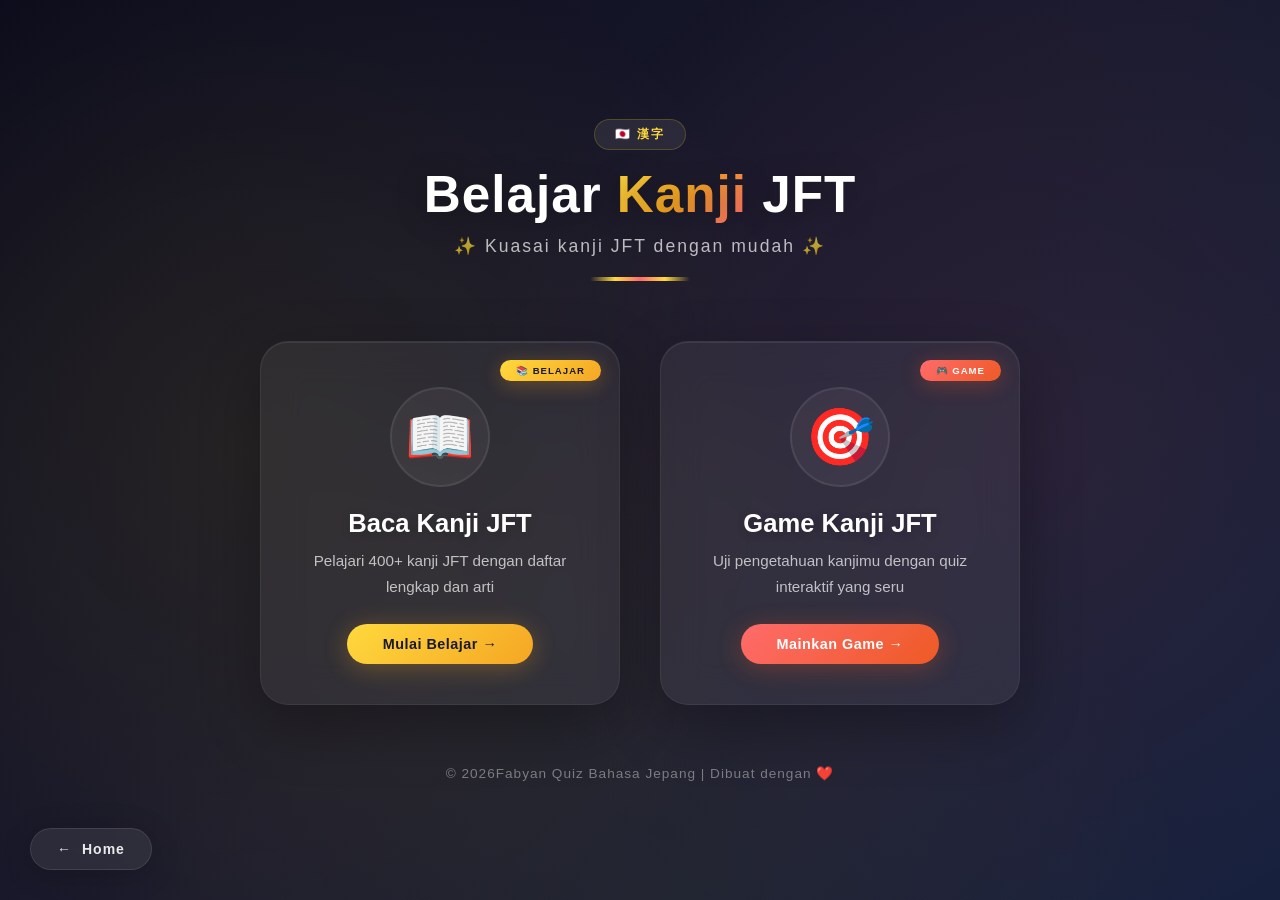
<file: home-kanji.html>
<!DOCTYPE html>
<html lang="id">
<head>
    <meta charset="UTF-8">
    <meta name="viewport" content="width=device-width, initial-scale=1.0">
    <title>Belajar Kanji JFT</title>
    <link rel="stylesheet" href="./home-kanji.css">
</head>
<body>
    <!-- Overlay untuk efek background -->
    <div class="bg-overlay"></div>

    <div class="container">
        <!-- Header -->
        <header class="header">
            <span class="header-badge">🇯🇵 漢字</span>
            <h1>Belajar <span class="highlight">Kanji</span> JFT</h1>
            <p class="subtitle">✨ Kuasai kanji JFT dengan mudah ✨</p>
            <div class="header-line"></div>
        </header>

        <!-- Cards -->
        <div class="options">
            <!-- Card 1: Belajar -->
            <a href="./kanji.html" class="option-card" id="learn-card">
                <div class="card-glow"></div>
                <span class="card-badge">📚 Belajar</span>
                <div class="icon-wrapper">
                    <div class="option-icon">📖</div>
                </div>
                <h2 class="option-title">Baca Kanji JFT</h2>
                <p class="option-desc">Pelajari 400+ kanji JFT dengan daftar lengkap dan arti</p>
                <span class="learn-btn">Mulai Belajar →</span>
            </a>

            <!-- Card 2: Game -->
            <a href="./game-kanji.html" class="option-card" id="game-card">
                <div class="card-glow"></div>
                <span class="card-badge">🎮 Game</span>
                <div class="icon-wrapper">
                    <div class="option-icon">🎯</div>
                </div>
                <h2 class="option-title">Game Kanji JFT</h2>
                <p class="option-desc">Uji pengetahuan kanjimu dengan quiz interaktif yang seru</p>
                <span class="learn-btn">Mainkan Game →</span>
            </a>
        </div>

        <!-- Footer -->
        <footer>
            <p>© 2026Fabyan Quiz Bahasa Jepang | Dibuat dengan <span class="heart">❤️</span></p>
        </footer>
    </div>

    <!-- Tombol Home -->
    <a href="./index.html" class="home-button-left">
        <span class="arrow">←</span> Home
    </a>

    <script src="./home-kanji.js"></script>
</body>
</html>
</file>
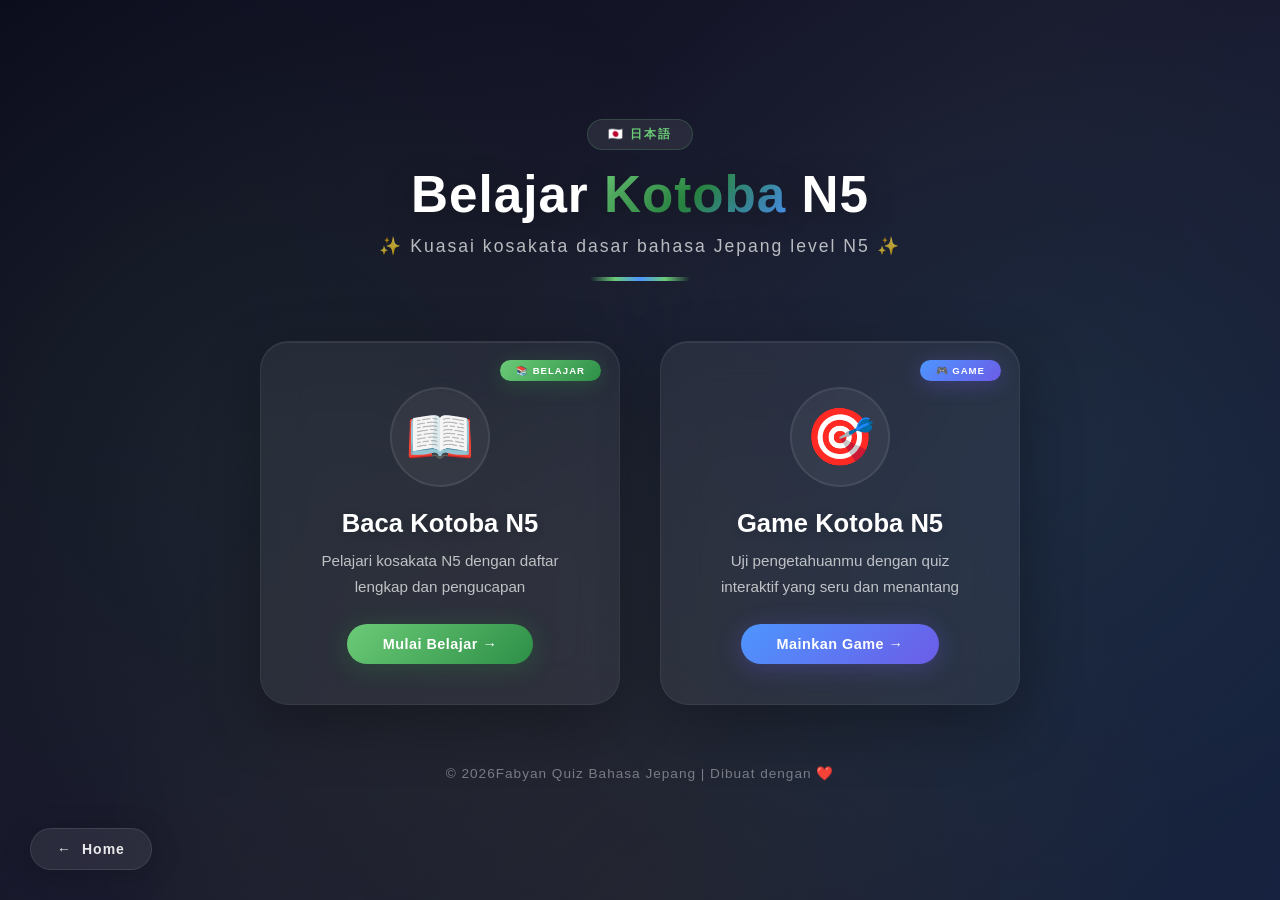
<file: home-kotoba.html>
<!DOCTYPE html>
<html lang="id">
<head>
    <meta charset="UTF-8">
    <meta name="viewport" content="width=device-width, initial-scale=1.0">
    <title>Belajar Kotoba N5</title>
    <link rel="stylesheet" href="./home-kotoba.css">
</head>
<body>
    <!-- Overlay untuk efek background -->
    <div class="bg-overlay"></div>

    <div class="container">
        <!-- Header -->
        <header class="header">
            <span class="header-badge">🇯🇵 日本語</span>
            <h1>Belajar <span class="highlight">Kotoba</span> N5</h1>
            <p class="subtitle">✨ Kuasai kosakata dasar bahasa Jepang level N5 ✨</p>
            <div class="header-line"></div>
        </header>

        <!-- Cards -->
        <div class="options">
            <!-- Card 1: Belajar -->
            <a href="./kotoba.html" class="option-card" id="learn-card">
                <div class="card-glow"></div>
                <span class="card-badge">📚 Belajar</span>
                <div class="icon-wrapper">
                    <div class="option-icon">📖</div>
                </div>
                <h2 class="option-title">Baca Kotoba N5</h2>
                <p class="option-desc">Pelajari kosakata N5 dengan daftar lengkap dan pengucapan</p>
                <span class="learn-btn">Mulai Belajar →</span>
            </a>

            <!-- Card 2: Game -->
            <a href="./game-kotoba.html" class="option-card" id="game-card">
                <div class="card-glow"></div>
                <span class="card-badge">🎮 Game</span>
                <div class="icon-wrapper">
                    <div class="option-icon">🎯</div>
                </div>
                <h2 class="option-title">Game Kotoba N5</h2>
                <p class="option-desc">Uji pengetahuanmu dengan quiz interaktif yang seru dan menantang</p>
                <span class="learn-btn">Mainkan Game →</span>
            </a>
        </div>

        <!-- Footer -->
        <footer>
            <p>© 2026Fabyan Quiz Bahasa Jepang | Dibuat dengan <span class="heart">❤️</span></p>
        </footer>
    </div>

    <!-- Tombol Home -->
    <a href="./index.html" class="home-button-left">
        <span class="arrow">←</span> Home
    </a>

    <script src="./home-kotoba.js"></script>
</body>
</html>
</file>
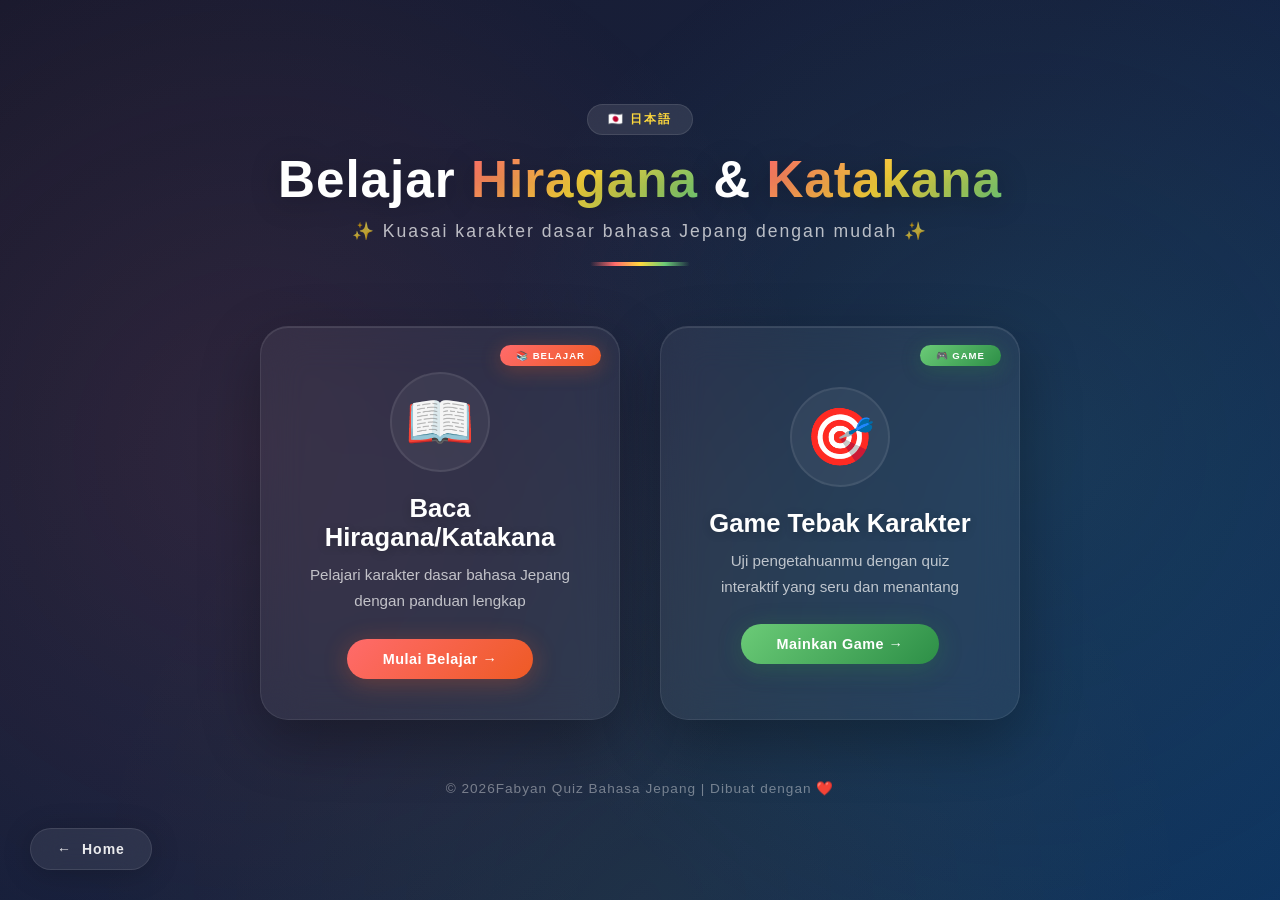
<file: home.html>
<!DOCTYPE html>
<html lang="id">
<head>
    <meta charset="UTF-8">
    <meta name="viewport" content="width=device-width, initial-scale=1.0">
    <title>Belajar Hiragana & Katakana</title>
    <link rel="stylesheet" href="home.css">
</head>
<body>
    <!-- Overlay untuk efek background -->
    <div class="bg-overlay"></div>

    <div class="container">
        <!-- Header -->
        <header class="header">
            <span class="header-badge">🇯🇵 日本語</span>
            <h1>Belajar <span class="highlight">Hiragana</span> & <span class="highlight">Katakana</span></h1>
            <p class="subtitle">✨ Kuasai karakter dasar bahasa Jepang dengan mudah ✨</p>
            <div class="header-line"></div>
        </header>

        <!-- Cards -->
        <div class="options">
            <!-- Card 1: Belajar -->
            <a href="./hirakana.html" class="option-card" id="learn-card">
                <div class="card-glow"></div>
                <span class="card-badge">📚 Belajar</span>
                <div class="icon-wrapper">
                    <div class="option-icon">📖</div>
                </div>
                <h2 class="option-title">Baca Hiragana/Katakana</h2>
                <p class="option-desc">Pelajari karakter dasar bahasa Jepang dengan panduan lengkap</p>
                <span class="learn-btn">Mulai Belajar →</span>
            </a>

            <!-- Card 2: Game -->
            <a href="./tebak-hirakana.html" class="option-card" id="game-card">
                <div class="card-glow"></div>
                <span class="card-badge">🎮 Game</span>
                <div class="icon-wrapper">
                    <div class="option-icon">🎯</div>
                </div>
                <h2 class="option-title">Game Tebak Karakter</h2>
                <p class="option-desc">Uji pengetahuanmu dengan quiz interaktif yang seru dan menantang</p>
                <span class="learn-btn">Mainkan Game →</span>
            </a>
        </div>

        <!-- Footer -->
        <footer>
            <p>© 2026Fabyan Quiz Bahasa Jepang | Dibuat dengan <span class="heart">❤️</span></p>
        </footer>
    </div>

    <!-- Tombol Home -->
    <a href="./index.html" class="home-button-left">
        <span class="arrow">←</span> Home
    </a>

    <script src="home.js"></script>
</body>
</html>
</file>
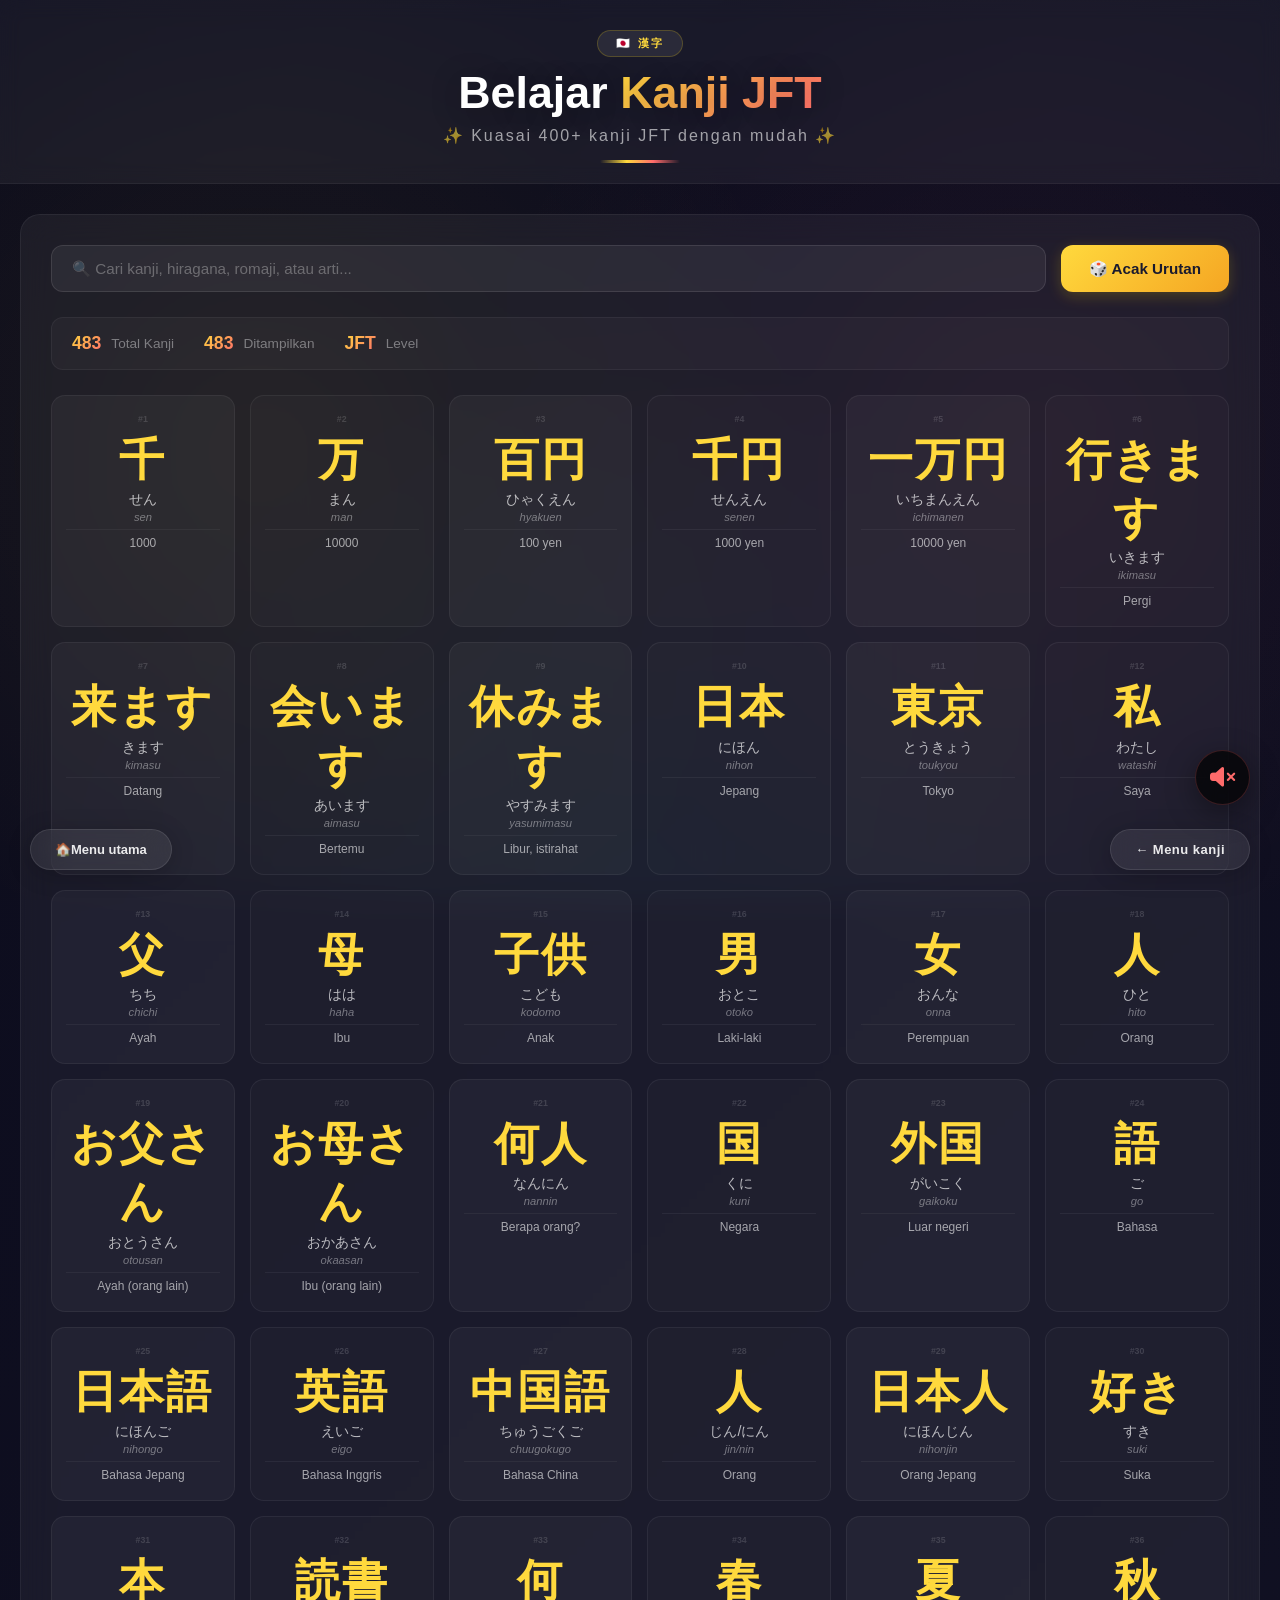
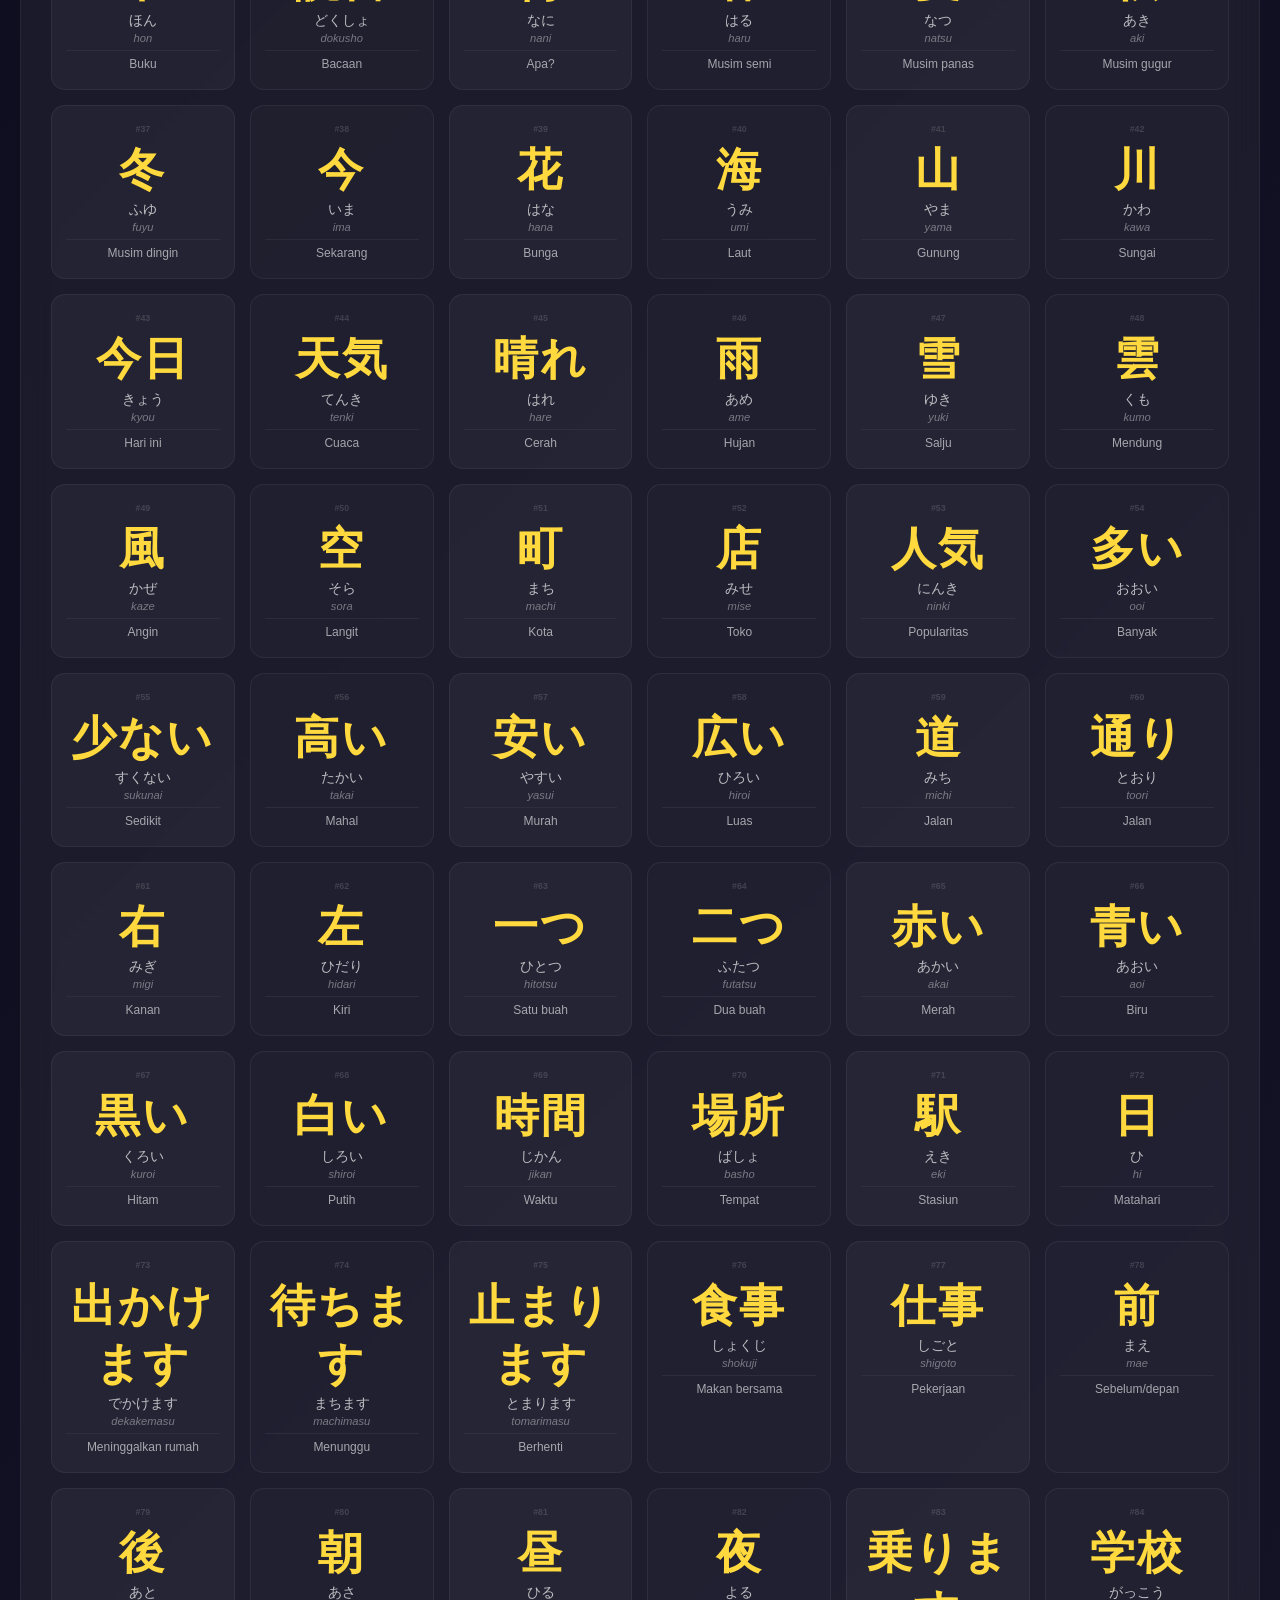
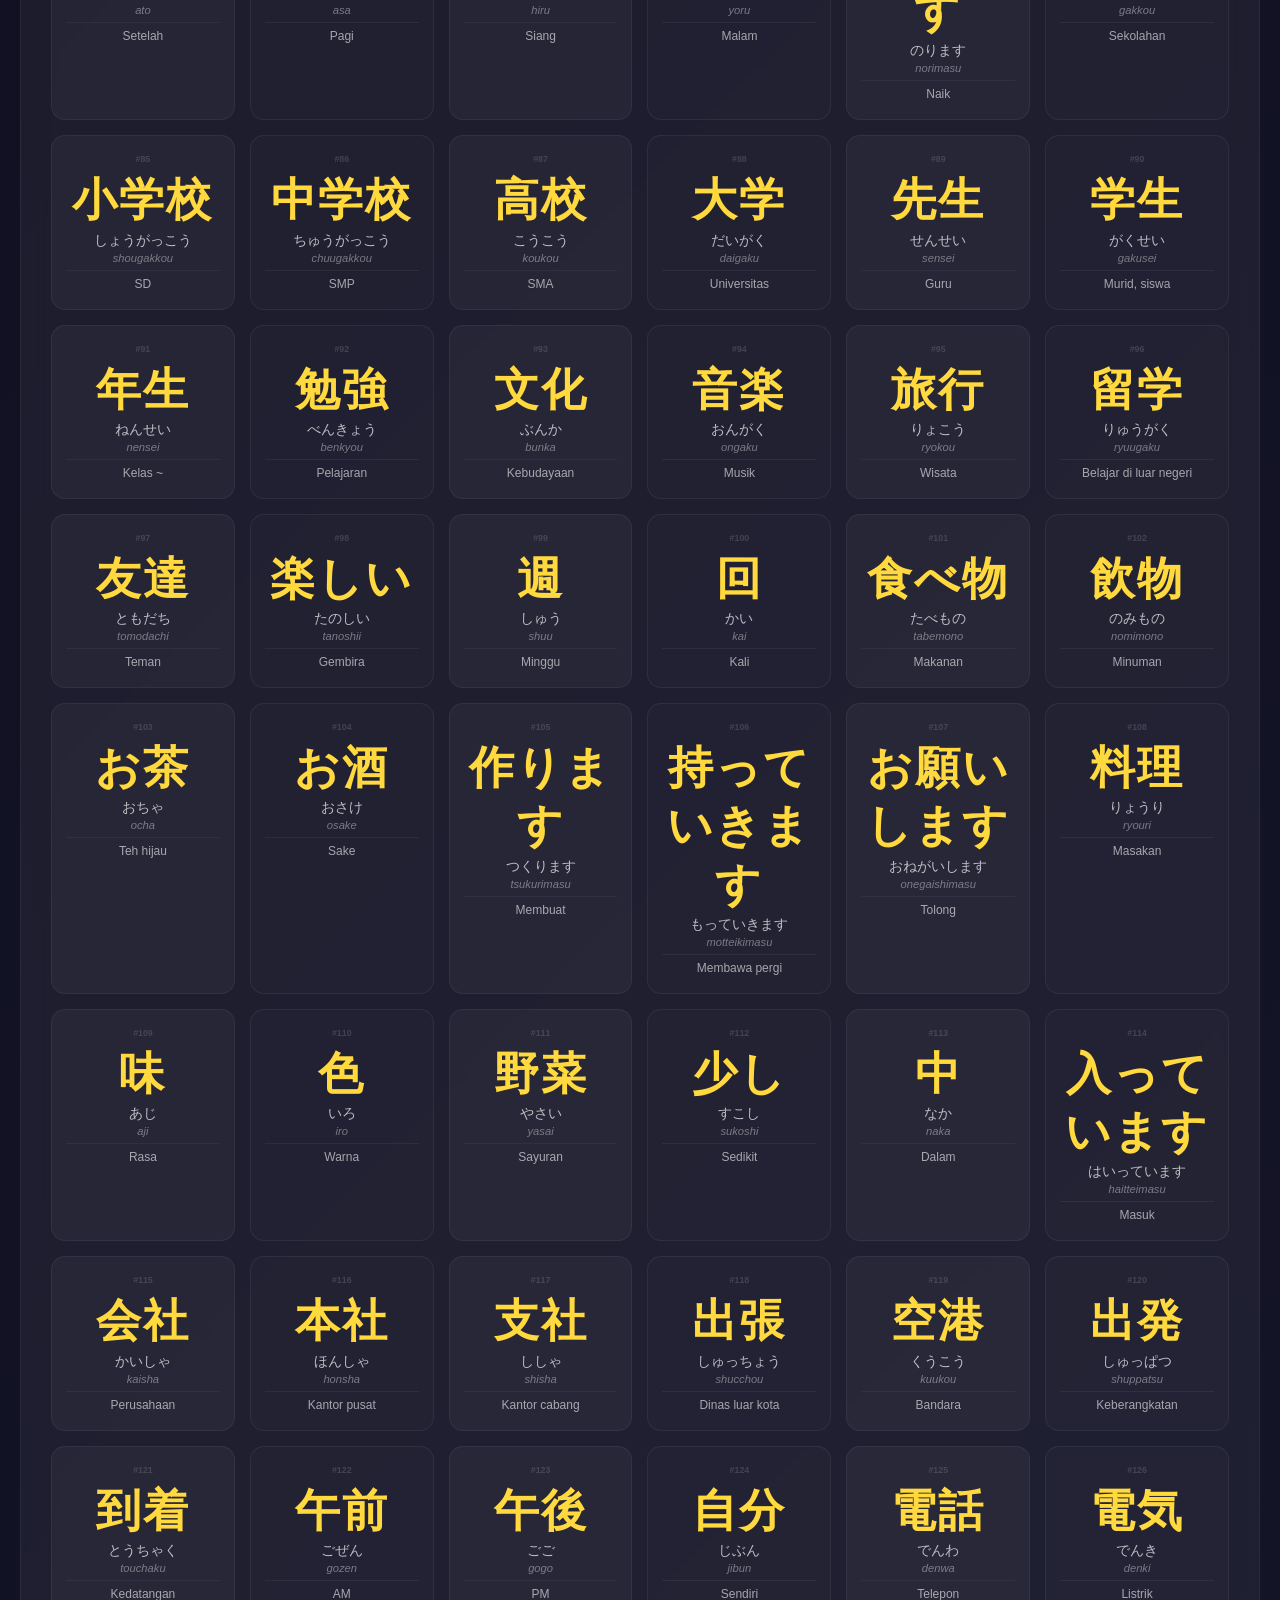
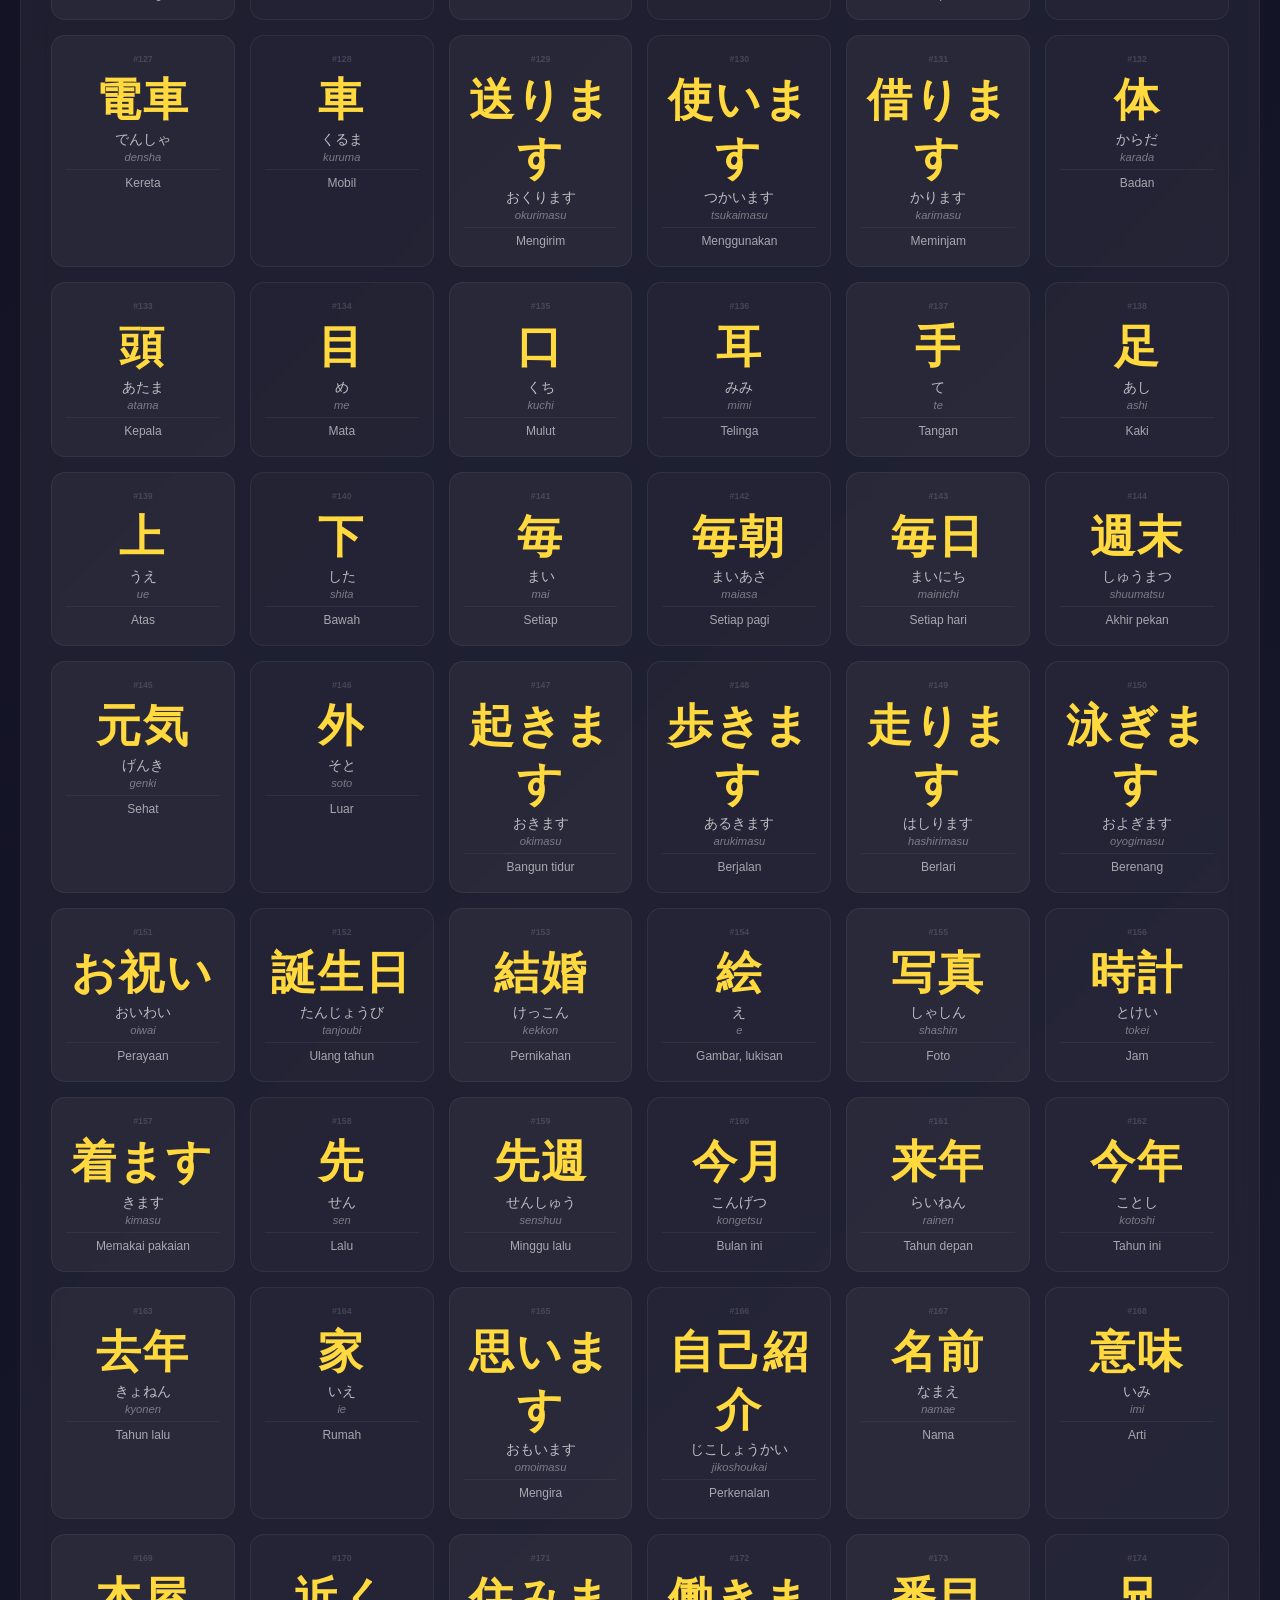
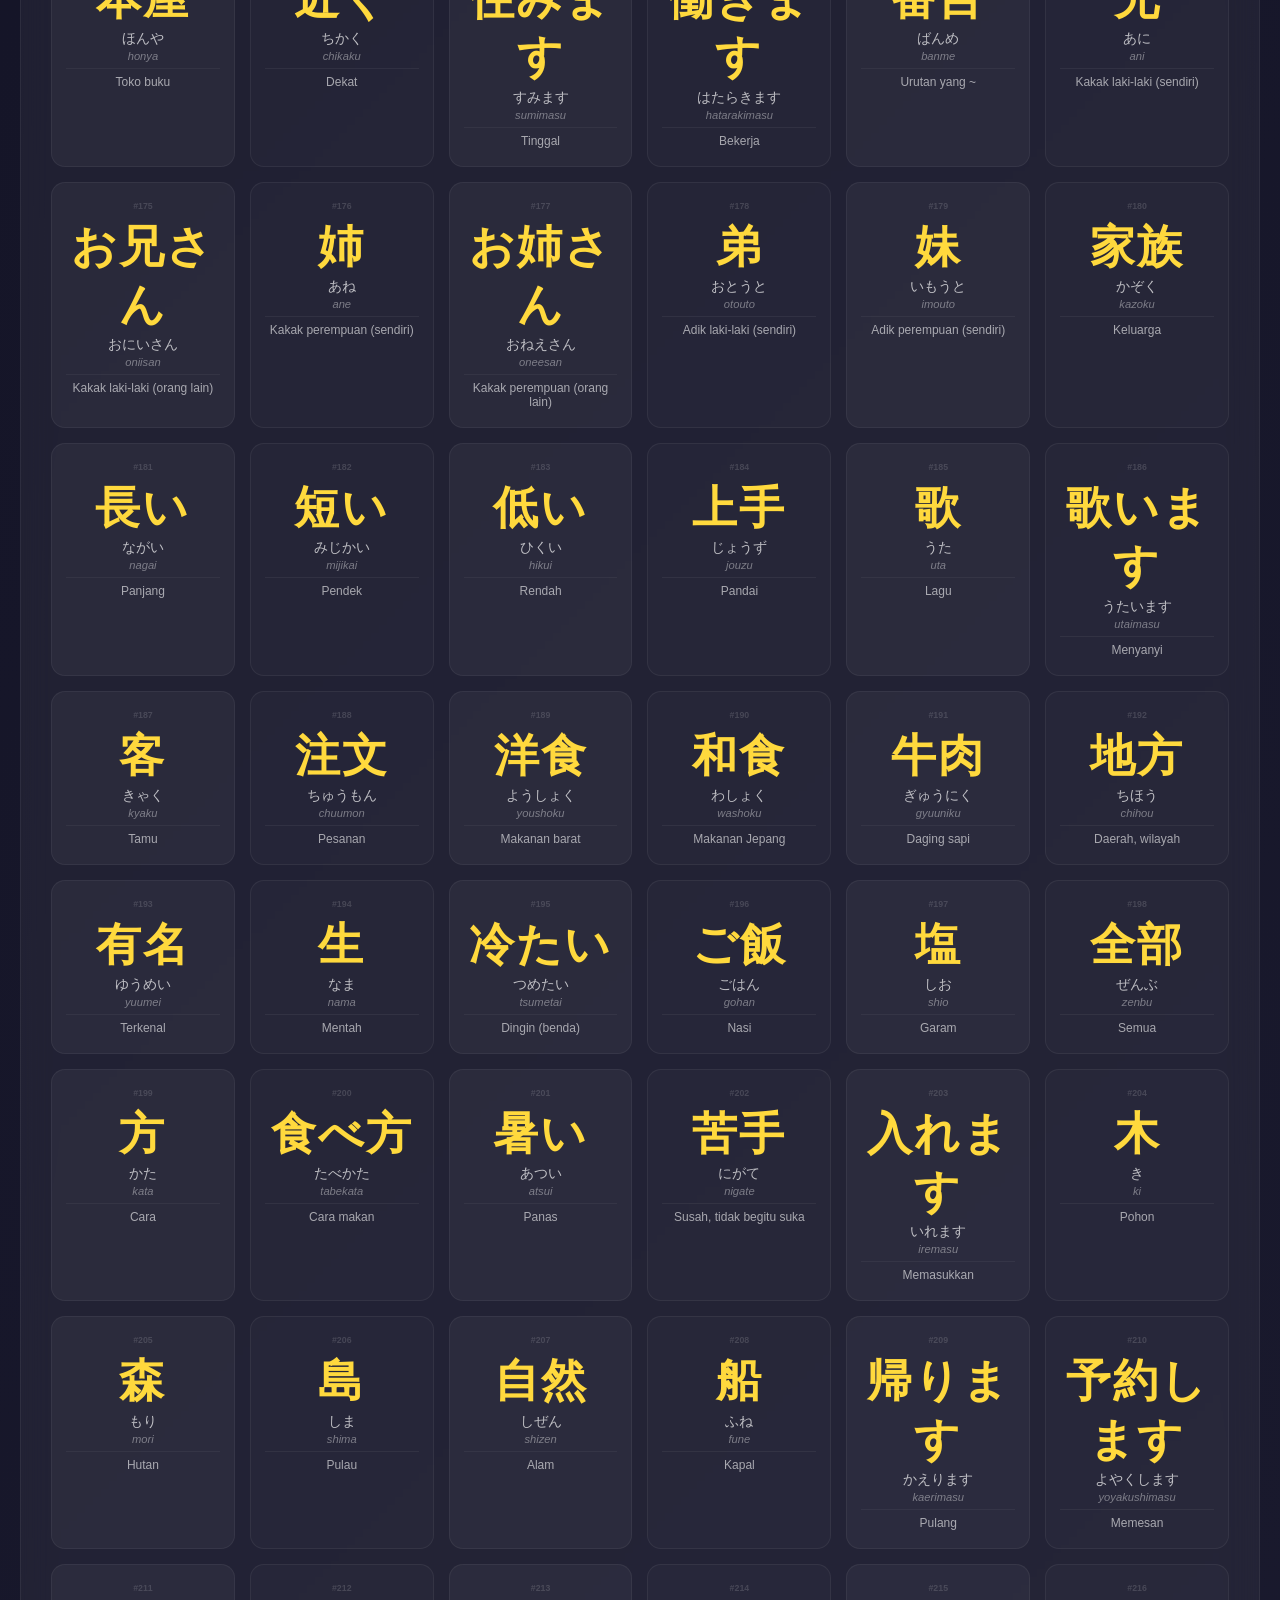
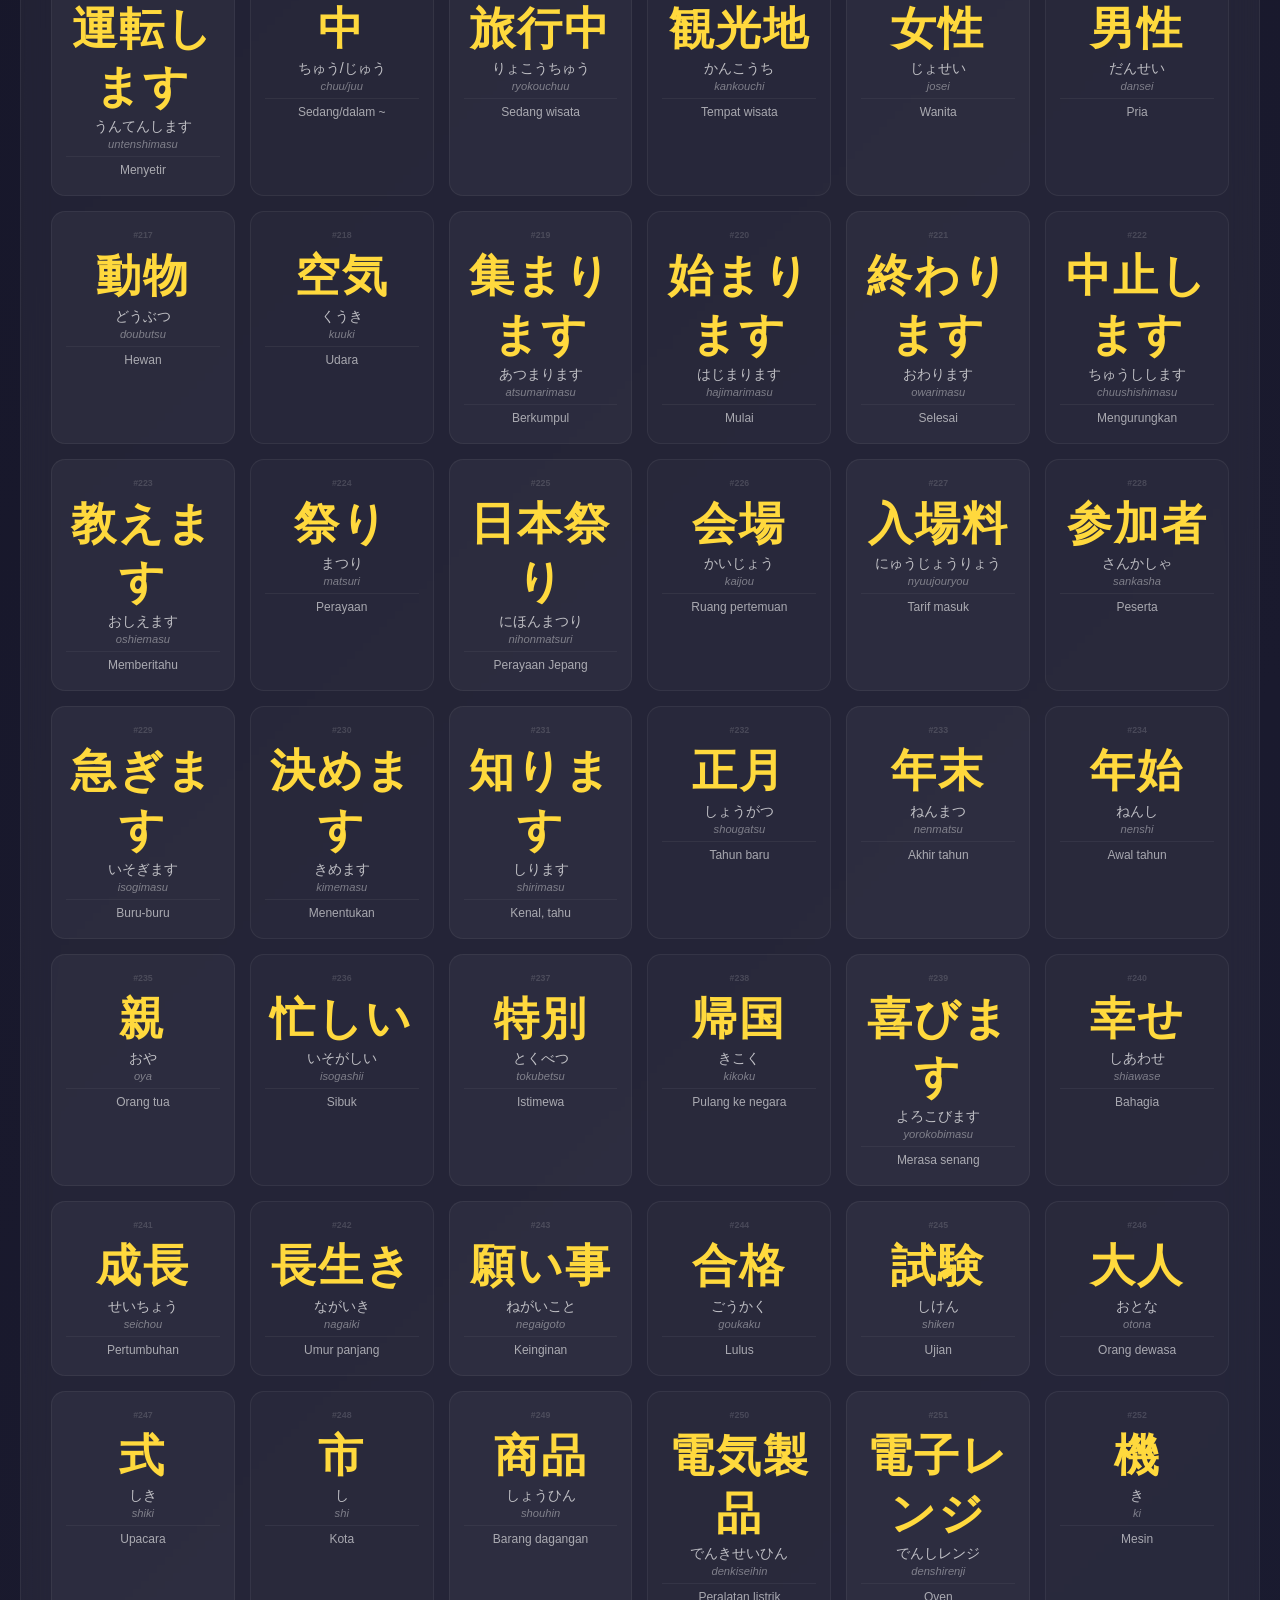
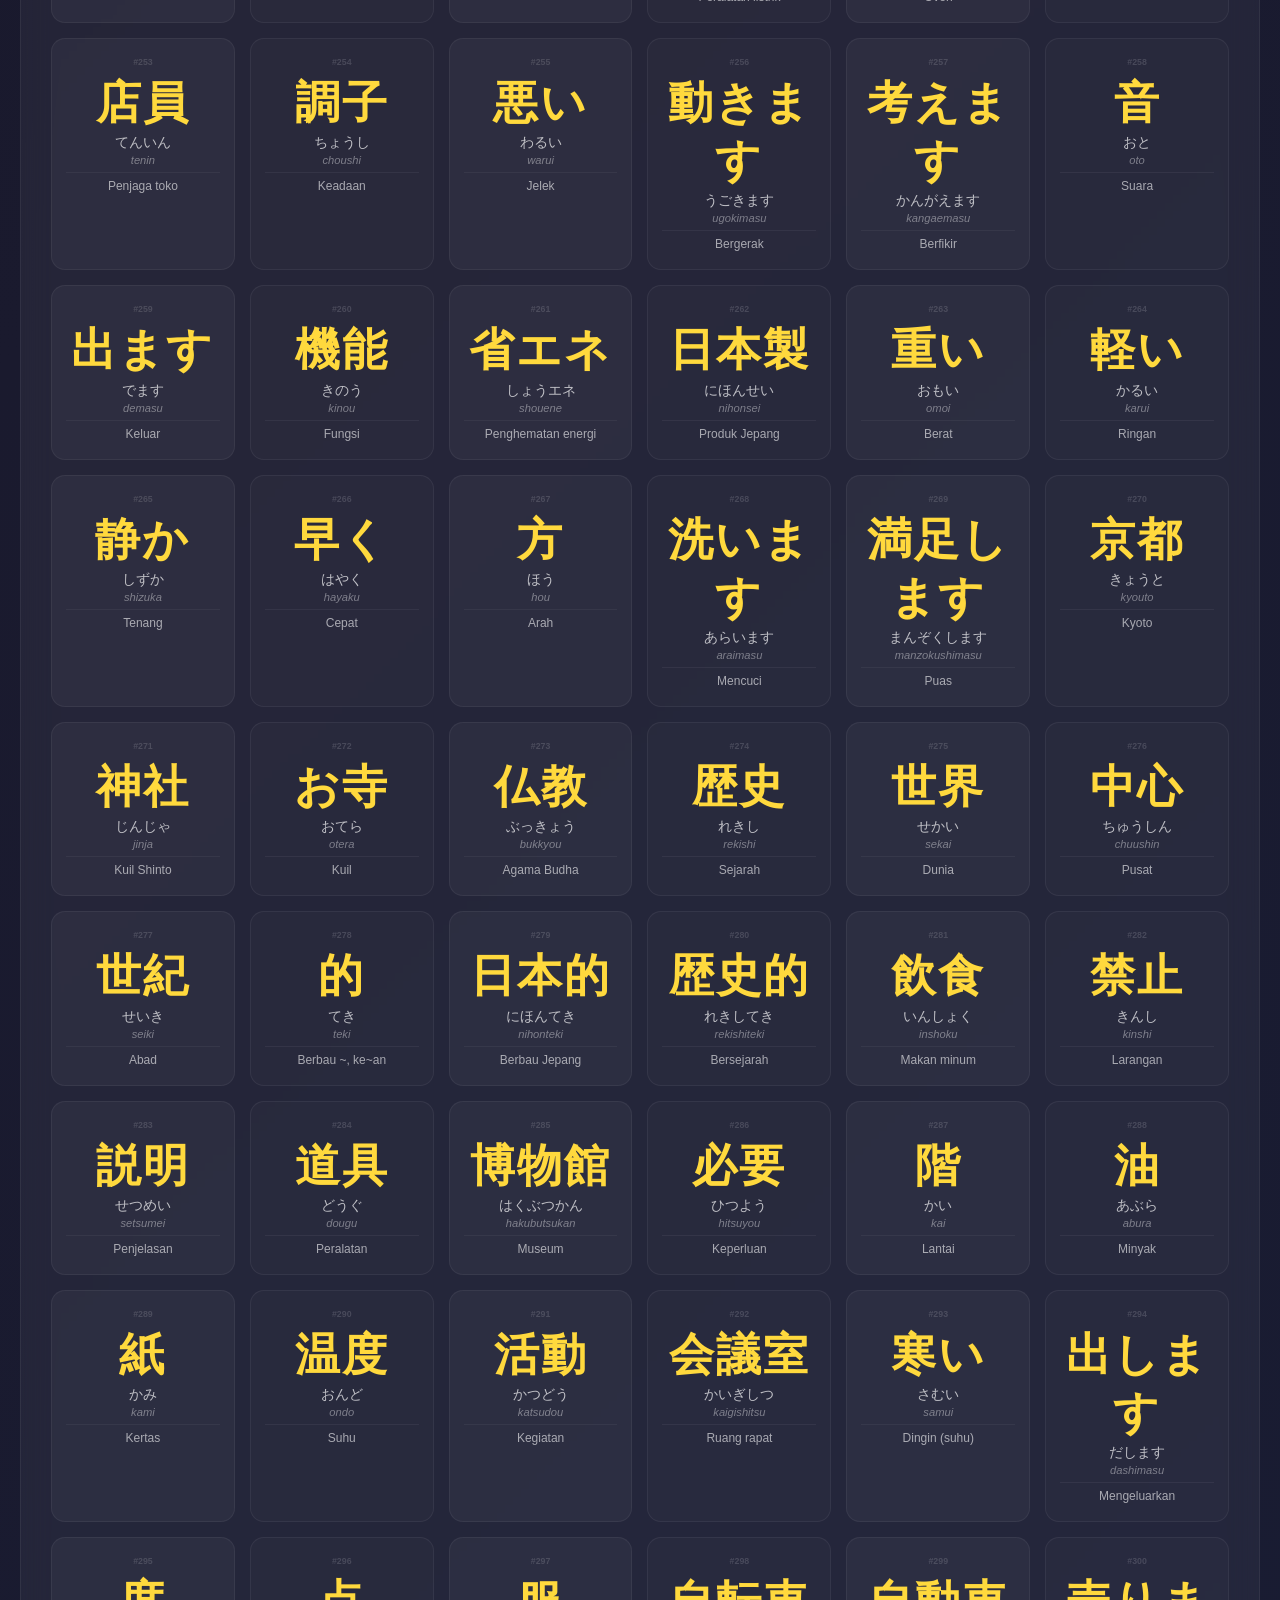
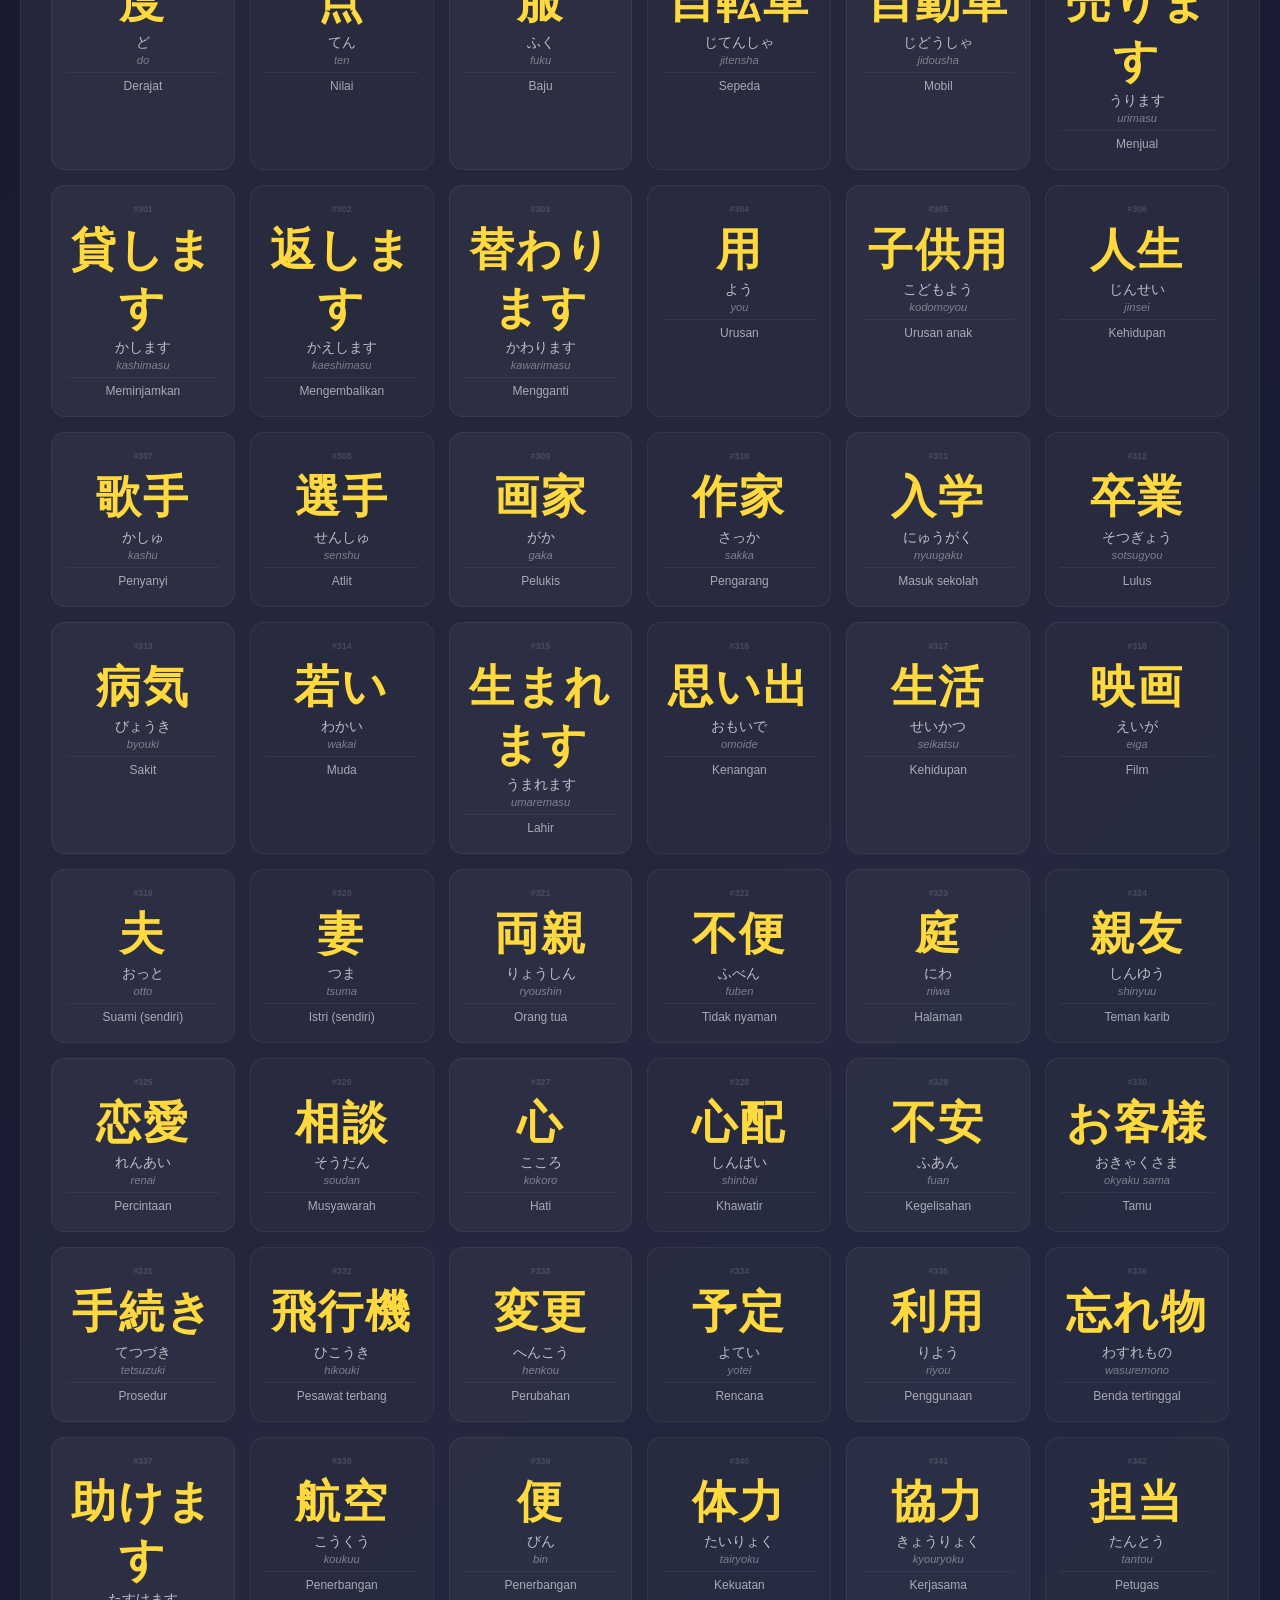
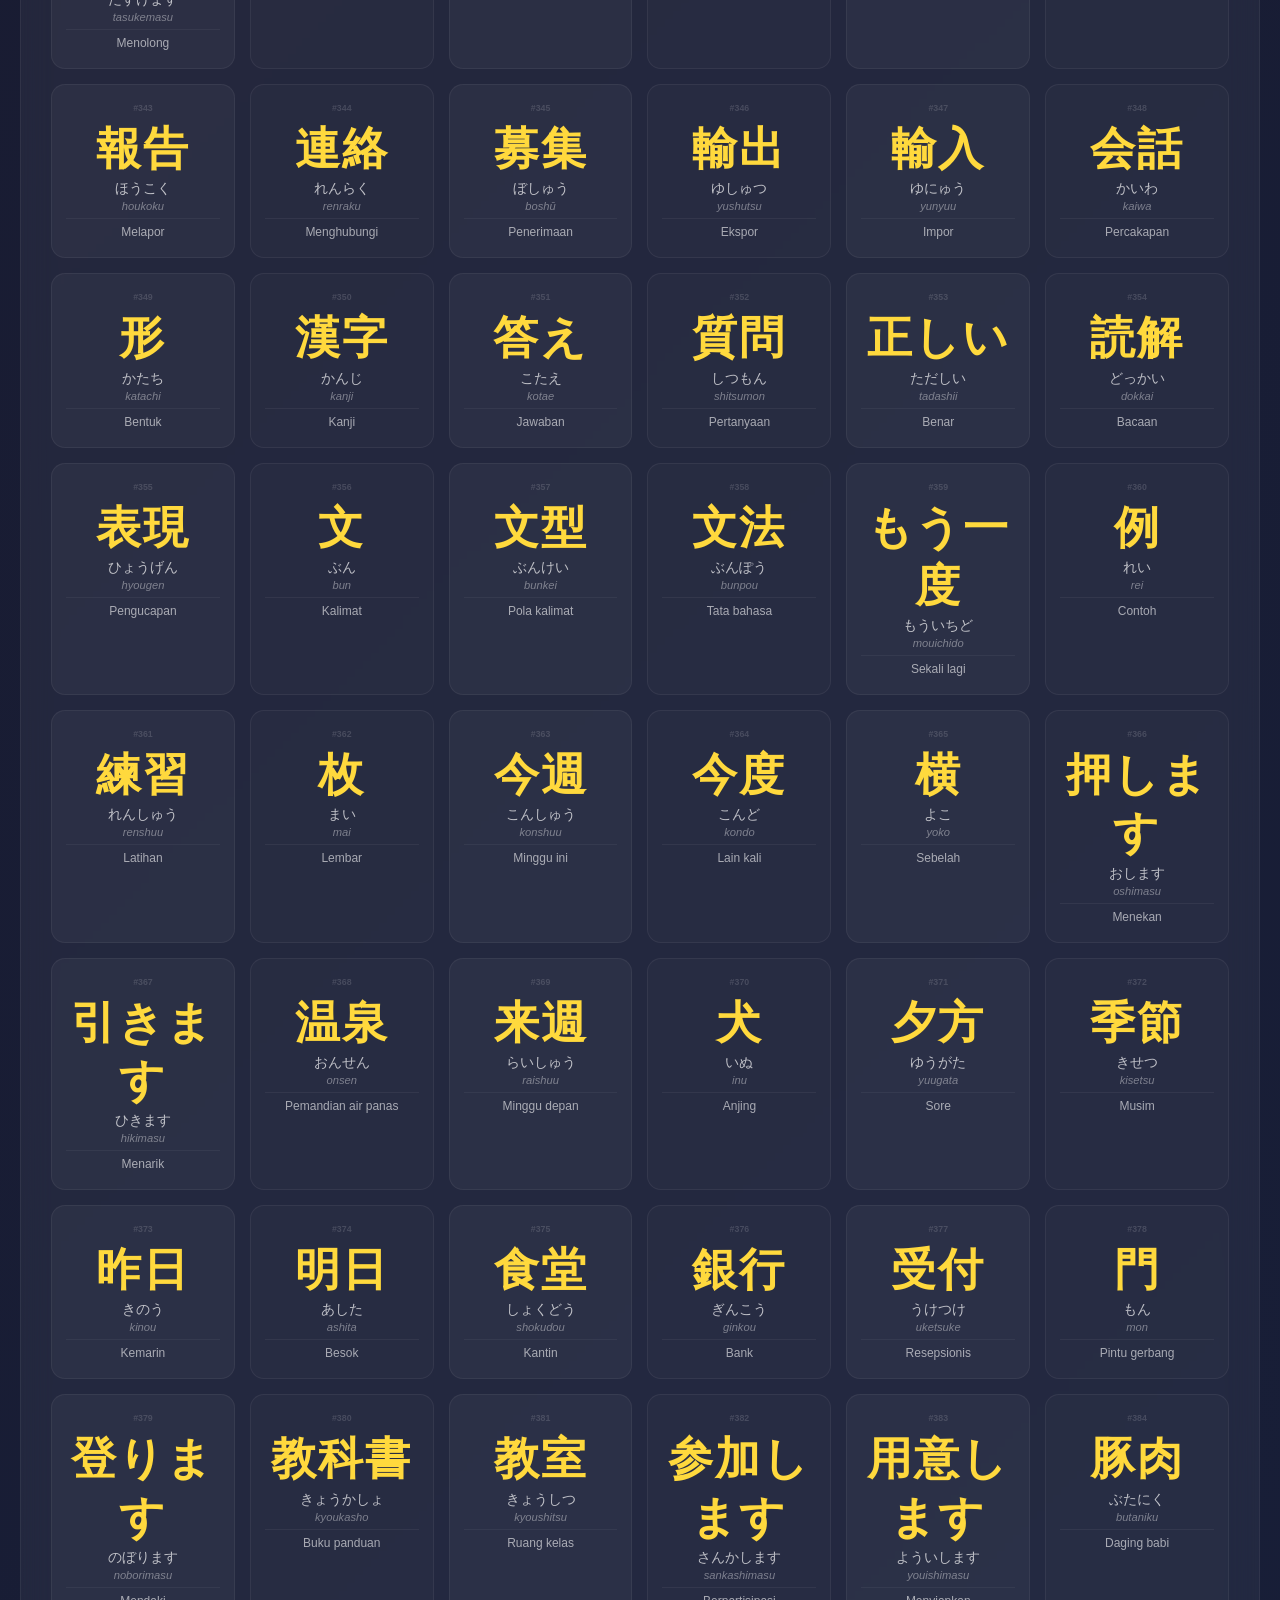
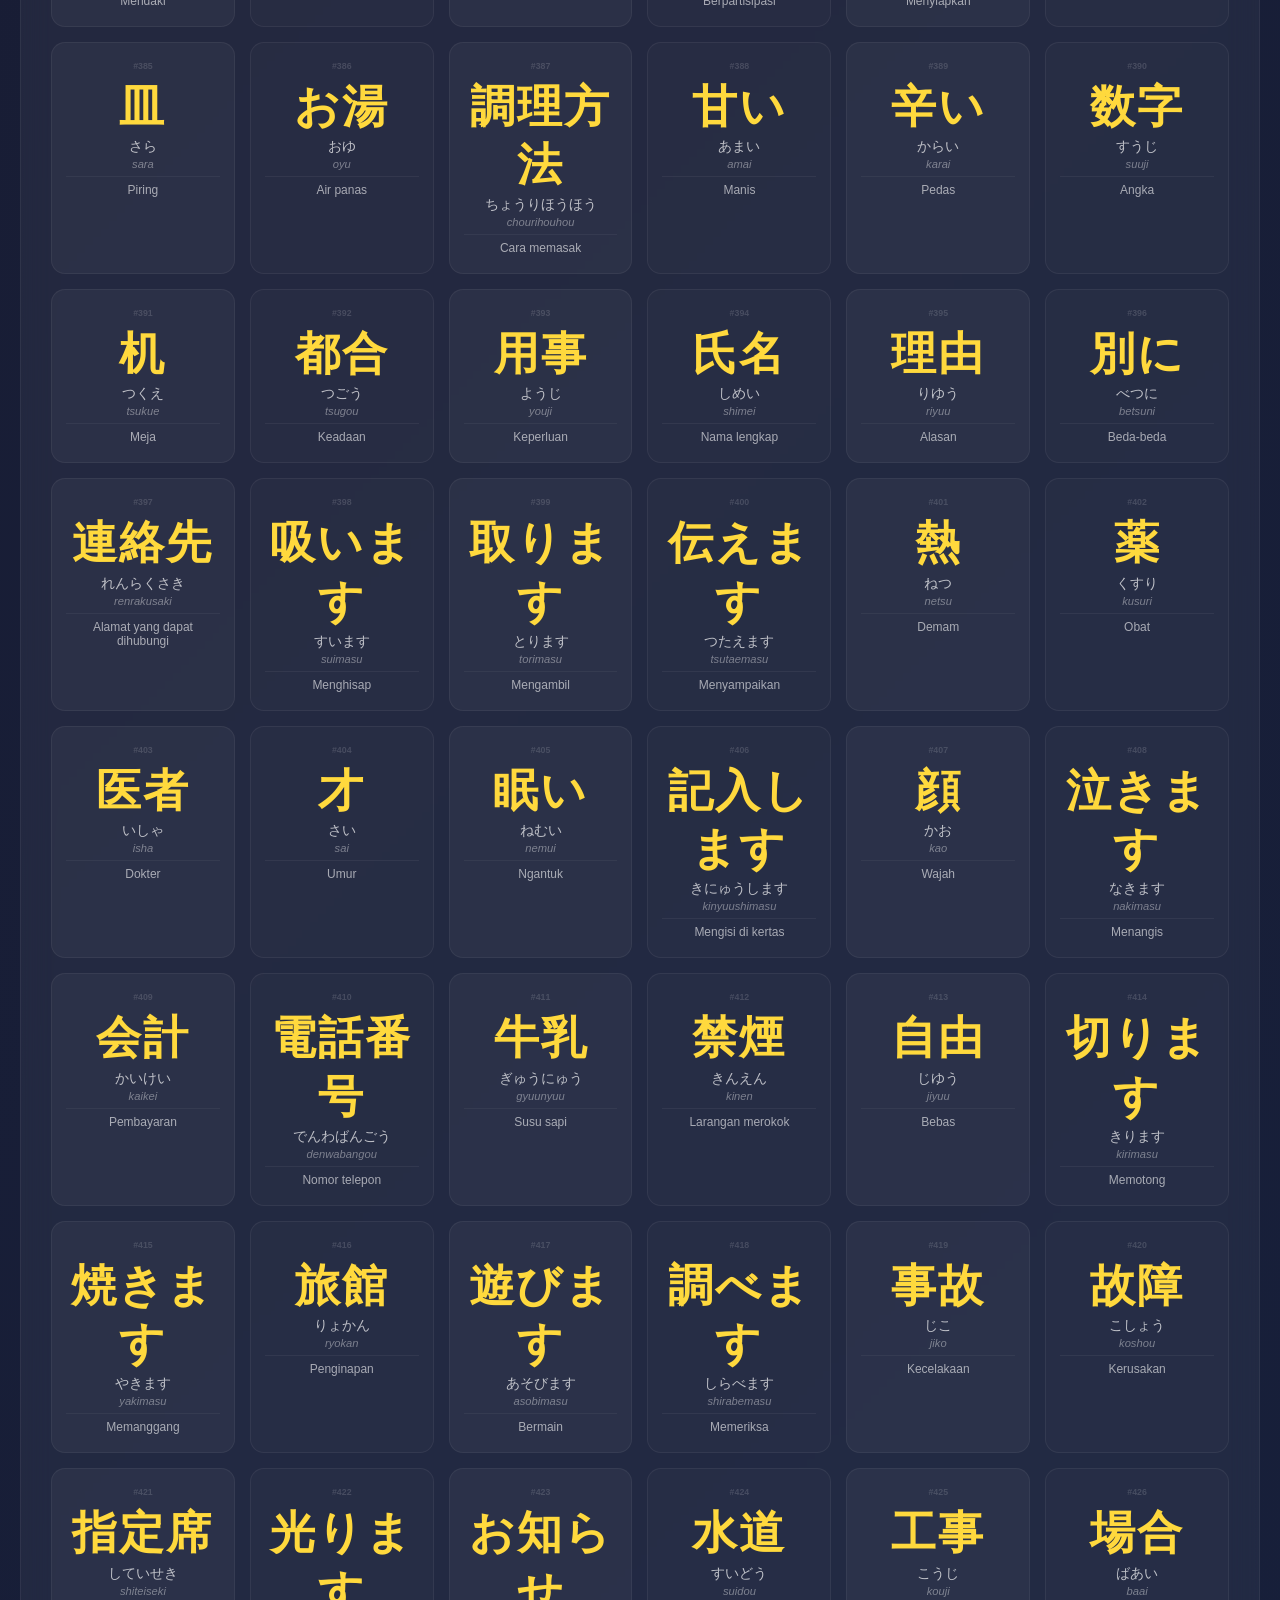
<file: kanji.html>
<!DOCTYPE html>
<html lang="ja">
<head>
    <meta charset="UTF-8">
    <meta name="viewport" content="width=device-width, initial-scale=1.0">
    <title>Kanji JFT</title>
    <link rel="stylesheet" href="kanji.css">
    <link rel="stylesheet" href="https://cdnjs.cloudflare.com/ajax/libs/font-awesome/6.5.0/css/all.min.css">
</head>
<body>
    <!-- Overlay untuk efek background -->
    <div class="bg-overlay"></div>

    <!-- Header -->
    <header class="main-header">
        <div class="header-content">
            <span class="header-badge">🇯🇵 漢字</span>
            <h1>Belajar <span class="highlight">Kanji JFT</span></h1>
            <p class="subtitle">✨ Kuasai 400+ kanji JFT dengan mudah ✨</p>
            <div class="header-line"></div>
        </div>
    </header>

    <!-- Konten -->
    <div class="content-wrapper">
        <div class="container-card">
            <!-- Kontrol -->
            <div class="controls">
                <input type="text" id="searchInput" placeholder="🔍 Cari kanji, hiragana, romaji, atau arti...">
                <button id="shuffleBtn">🎲 Acak Urutan</button>
            </div>

            <!-- Statistik -->
            <div class="stats-bar">
                <div class="stat-item-modern">
                    <span class="stat-number" id="totalKanji">0</span>
                    <span class="stat-label">Total Kanji</span>
                </div>
                <div class="stat-item-modern">
                    <span class="stat-number" id="tampilKanji">0</span>
                    <span class="stat-label">Ditampilkan</span>
                </div>
                <div class="stat-item-modern">
                    <span class="stat-number" id="levelDisplay">JFT</span>
                    <span class="stat-label">Level</span>
                </div>
            </div>

            <!-- Grid Kanji -->
            <div class="kanji-grid" id="kanjiGrid"></div>
        </div>
    </div>

    <!-- Tombol Navigasi -->
    <a href="./home-kanji.html" class="home-button">← Menu kanji</a>
    <a href="./index.html" class="home-button-left">🏠Menu utama</a>

    <!-- ========== TOMBOL SPEAKER ========== -->
    <button class="speaker-btn muted" id="speakerBtn" title="Play/Pause Musik">
        <i class="fas fa-volume-mute"></i>
    </button>

    <!-- ========== AUDIO ELEMENT ========== -->
    <audio id="audioPlayer" loop style="display:none;"></audio>

    <script src="kanji.js"></script>
</body>
</html>
</file>
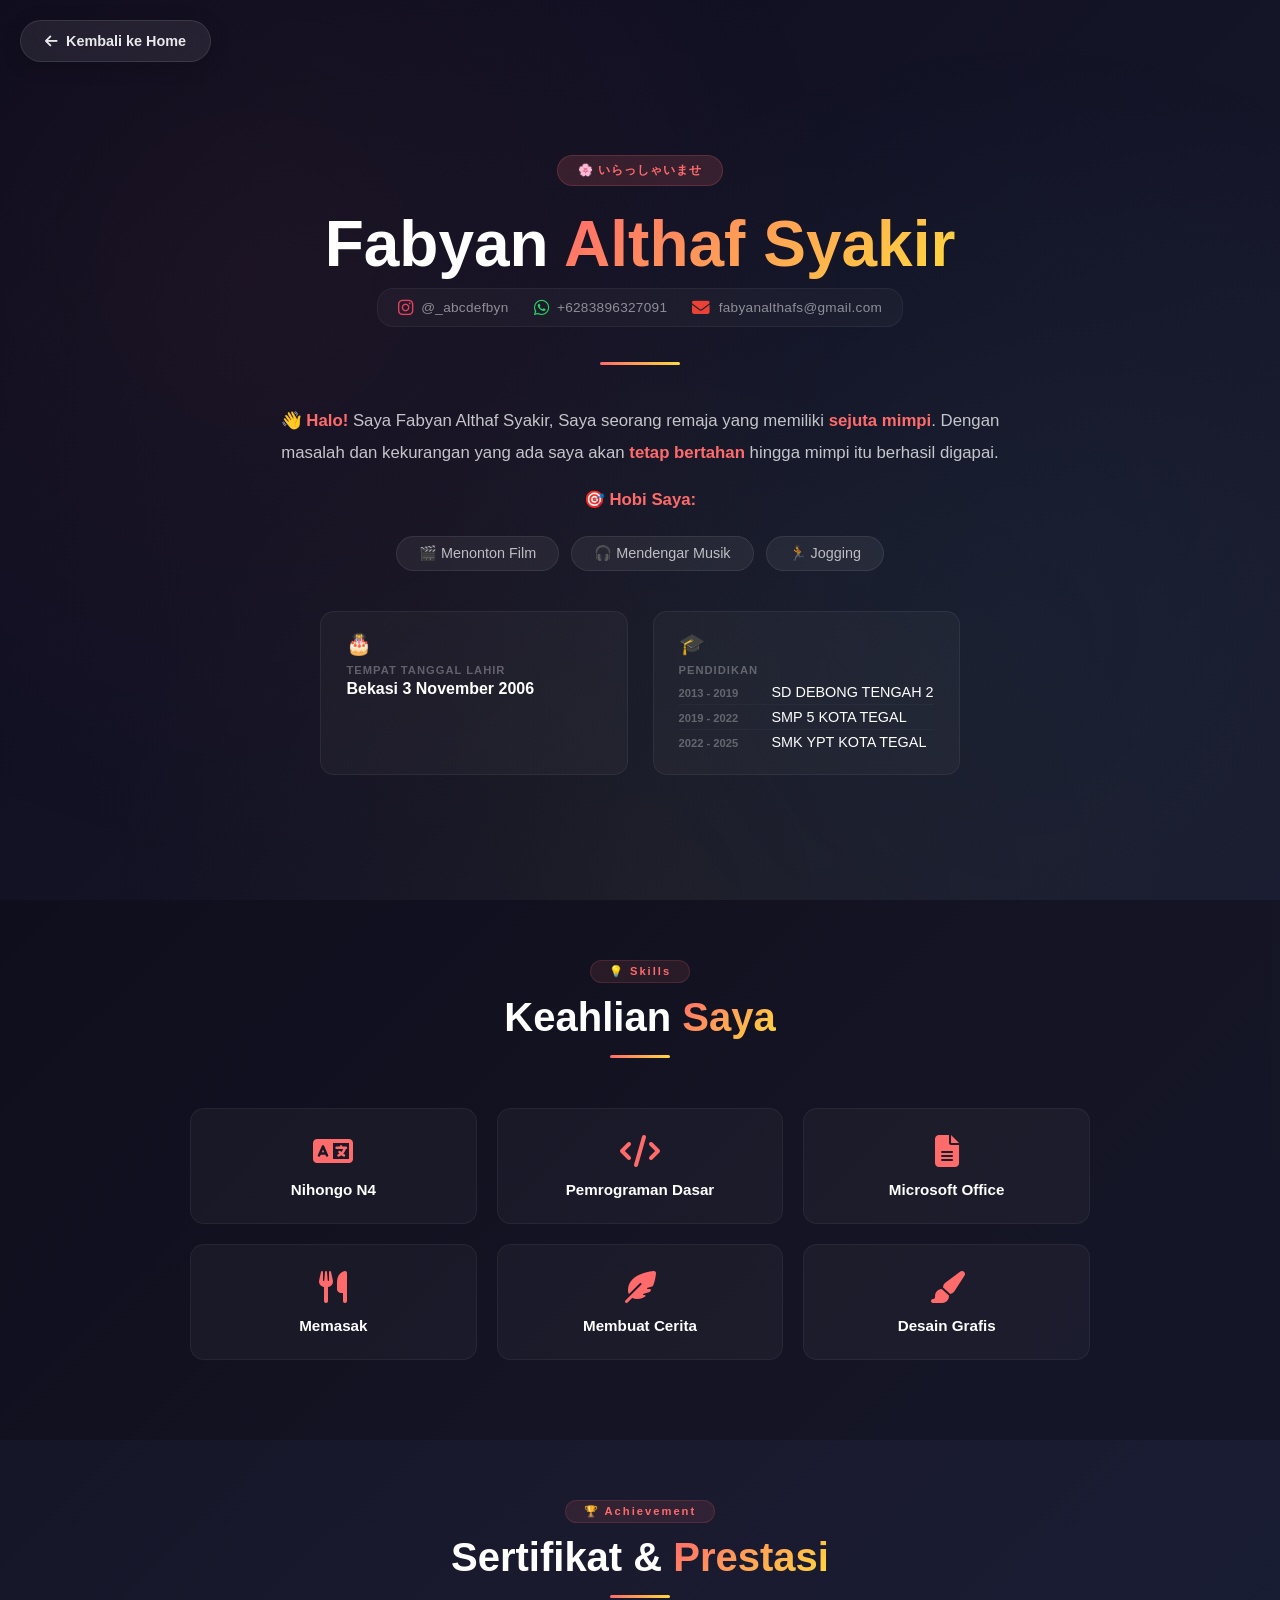
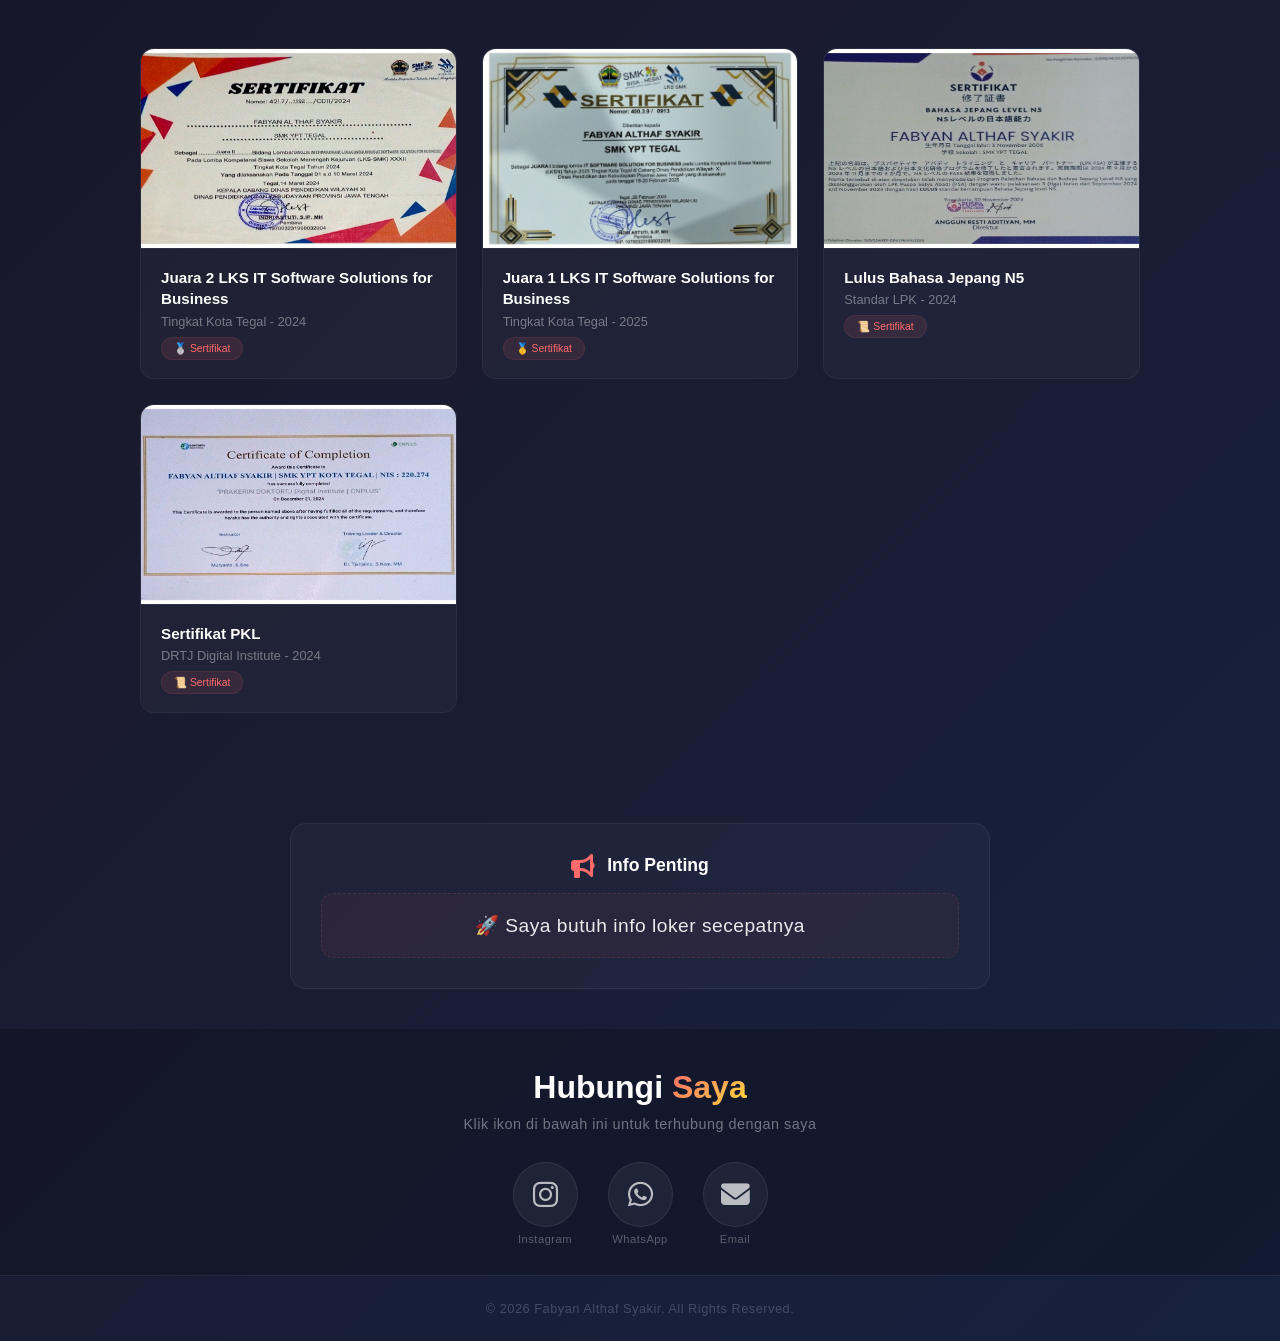
<file: profile.html>
<!DOCTYPE html>
<html lang="id">
<head>
    <meta charset="UTF-8">
    <meta name="viewport" content="width=device-width, initial-scale=1.0">
    <title>Profile pembuat web - Fabyan Althaf Syakir</title>
    <link rel="stylesheet" href="https://cdnjs.cloudflare.com/ajax/libs/font-awesome/6.5.0/css/all.min.css">
    <style>
        /* ============================================
           RESET & BASE
           ============================================ */
        * {
            margin: 0;
            padding: 0;
            box-sizing: border-box;
            font-family: 'Segoe UI', Tahoma, Geneva, Verdana, sans-serif;
        }

        html {
            scroll-behavior: smooth;
            overflow-x: hidden;
        }

        body {
            background: linear-gradient(135deg, #0c0c1d, #1a1a2e, #16213e);
            min-height: 100vh;
            position: relative;
            overflow-x: hidden;
            color: #ffffff;
        }

        /* Background overlay */
        .bg-overlay {
            position: fixed;
            top: 0;
            left: 0;
            right: 0;
            bottom: 0;
            background:
                radial-gradient(circle at 20% 30%, rgba(255, 107, 107, 0.05) 0%, transparent 50%),
                radial-gradient(circle at 80% 70%, rgba(78, 205, 196, 0.05) 0%, transparent 50%),
                radial-gradient(circle at 50% 100%, rgba(255, 215, 0, 0.03) 0%, transparent 50%);
            z-index: 0;
            pointer-events: none;
        }

        /* ============================================
           TOMBOL KEMBALI KE HOME
           ============================================ */
        .back-home {
            position: fixed;
            top: 20px;
            left: 20px;
            z-index: 100;
            padding: 12px 24px;
            background: rgba(255, 255, 255, 0.08);
            backdrop-filter: blur(15px);
            -webkit-backdrop-filter: blur(15px);
            color: rgba(255, 255, 255, 0.9);
            border: 1px solid rgba(255, 255, 255, 0.1);
            border-radius: 50px;
            text-decoration: none;
            font-size: 0.9rem;
            font-weight: 600;
            transition: all 0.3s ease;
            display: inline-flex;
            align-items: center;
            gap: 8px;
            box-shadow: 0 4px 20px rgba(0, 0, 0, 0.2);
        }

        .back-home:hover {
            background: rgba(255, 255, 255, 0.15);
            transform: translateY(-2px);
            box-shadow: 0 6px 30px rgba(0, 0, 0, 0.3);
            border-color: rgba(255, 255, 255, 0.2);
        }

        /* ============================================
           HERO SECTION
           ============================================ */
        .hero {
            padding: 80px 20px 40px;
            max-width: 1200px;
            margin: 0 auto;
            position: relative;
            z-index: 1;
            min-height: 100vh;
            display: flex;
            flex-direction: column;
            justify-content: center;
            align-items: center;
            text-align: center;
        }

        .hero-badge {
            display: inline-block;
            background: rgba(255, 107, 107, 0.15);
            color: #ff6b6b;
            font-size: 0.75rem;
            font-weight: 700;
            padding: 6px 20px;
            border-radius: 30px;
            letter-spacing: 1px;
            border: 1px solid rgba(255, 107, 107, 0.2);
            margin-bottom: 20px;
            animation: pulse 2s ease-in-out infinite;
        }

        @keyframes pulse {
            0%,
            100% {
                opacity: 1;
            }
            50% {
                opacity: 0.6;
            }
        }

        .hero-title {
            font-size: 4rem;
            font-weight: 800;
            margin-bottom: 5px;
            line-height: 1.2;
        }

        .hero-title .highlight {
            background: linear-gradient(135deg, #ff6b6b, #ffd93d);
            -webkit-background-clip: text;
            -webkit-text-fill-color: transparent;
            background-clip: text;
        }

        /* Kontak Info di bawah nama - HANYA TAMPILAN */
        .hero-contact {
            display: flex;
            justify-content: center;
            align-items: center;
            gap: 25px;
            flex-wrap: wrap;
            margin-bottom: 25px;
            padding: 10px 20px;
            background: rgba(255, 255, 255, 0.03);
            border-radius: 16px;
            border: 1px solid rgba(255, 255, 255, 0.05);
        }

        .contact-item-display {
            display: flex;
            align-items: center;
            gap: 8px;
            color: rgba(255, 255, 255, 0.5);
            font-size: 0.85rem;
            font-weight: 400;
            letter-spacing: 0.3px;
        }

        .contact-item-display i {
            font-size: 1.1rem;
            color: rgba(255, 255, 255, 0.3);
        }

        .contact-item-display .insta-color {
            color: #E4405F;
        }

        .contact-item-display .wa-color {
            color: #25D366;
        }

        .contact-item-display .email-color {
            color: #EA4335;
        }

        .hero-line {
            width: 80px;
            height: 3px;
            background: linear-gradient(90deg, #ff6b6b, #ffd93d);
            margin: 10px auto 30px;
            border-radius: 4px;
        }

        /* ============================================
           ABOUT SECTION
           ============================================ */
        .about-container {
            max-width: 800px;
            margin: 0 auto;
            padding: 10px 20px;
        }

        .about-text {
            color: rgba(255, 255, 255, 0.75);
            font-size: 1.05rem;
            line-height: 1.9;
            margin-bottom: 20px;
        }

        .about-text strong {
            color: #ff6b6b;
        }

        .about-hobbies {
            display: flex;
            gap: 12px;
            justify-content: center;
            flex-wrap: wrap;
            margin-top: 5px;
        }

        .hobby-tag {
            padding: 8px 22px;
            background: rgba(255, 255, 255, 0.06);
            border: 1px solid rgba(255, 255, 255, 0.08);
            border-radius: 50px;
            font-size: 0.9rem;
            color: rgba(255, 255, 255, 0.7);
            transition: all 0.3s ease;
        }

        .hobby-tag:hover {
            background: rgba(255, 107, 107, 0.1);
            border-color: rgba(255, 107, 107, 0.2);
            color: #ff6b6b;
            transform: translateY(-2px);
        }

        /* ============================================
           BIRTHDAY & EDUCATION
           ============================================ */
        .info-container {
            max-width: 800px;
            margin: 20px auto 0;
            padding: 10px 20px;
            display: grid;
            grid-template-columns: 1fr 1fr;
            gap: 25px;
        }

        .info-card {
            background: rgba(255, 255, 255, 0.03);
            border: 1px solid rgba(255, 255, 255, 0.06);
            border-radius: 14px;
            padding: 20px 25px;
            text-align: left;
            transition: all 0.3s ease;
        }

        .info-card:hover {
            background: rgba(255, 255, 255, 0.06);
            border-color: rgba(255, 107, 107, 0.12);
            transform: translateY(-3px);
        }

        .info-card .info-icon {
            font-size: 1.3rem;
            color: #ff6b6b;
            margin-bottom: 8px;
            display: inline-block;
        }

        .info-card h4 {
            color: rgba(255, 255, 255, 0.3);
            font-size: 0.7rem;
            font-weight: 600;
            letter-spacing: 1px;
            text-transform: uppercase;
            margin-bottom: 4px;
        }

        .info-card p {
            color: #ffffff;
            font-size: 1rem;
            font-weight: 600;
        }

        .education-list {
            list-style: none;
            padding: 0;
        }

        .education-list li {
            color: rgba(255, 255, 255, 0.8);
            font-size: 0.9rem;
            padding: 4px 0;
            border-bottom: 1px solid rgba(255, 255, 255, 0.03);
            display: flex;
            align-items: baseline;
            gap: 8px;
        }

        .education-list li:last-child {
            border-bottom: none;
        }

        .education-list li .year {
            color: rgba(255, 255, 255, 0.3);
            font-size: 0.7rem;
            font-weight: 600;
            min-width: 85px;
        }

        .education-list li .school {
            color: #ffffff;
        }

        /* ============================================
           SECTION UMUM
           ============================================ */
        .section {
            padding: 60px 20px 80px;
            position: relative;
            z-index: 1;
        }

        .section-dark {
            background: rgba(0, 0, 0, 0.2);
        }

        .section-container {
            max-width: 1200px;
            margin: 0 auto;
        }

        .section-header {
            text-align: center;
            margin-bottom: 50px;
        }

        .section-badge {
            display: inline-block;
            background: rgba(255, 107, 107, 0.1);
            color: #ff6b6b;
            font-size: 0.7rem;
            font-weight: 700;
            padding: 4px 18px;
            border-radius: 30px;
            letter-spacing: 2px;
            border: 1px solid rgba(255, 107, 107, 0.15);
            margin-bottom: 12px;
        }

        .section-title {
            font-size: 2.5rem;
            font-weight: 800;
            color: #ffffff;
            margin-bottom: 15px;
        }

        .section-title .highlight {
            background: linear-gradient(135deg, #ff6b6b, #ffd93d);
            -webkit-background-clip: text;
            -webkit-text-fill-color: transparent;
            background-clip: text;
        }

        .section-line {
            width: 60px;
            height: 3px;
            background: linear-gradient(90deg, #ff6b6b, #ffd93d);
            margin: 0 auto;
            border-radius: 4px;
        }

        /* ============================================
           KEHLIAN - 6 KOLOM
           ============================================ */
        .skills-grid {
            display: grid;
            grid-template-columns: repeat(3, 1fr);
            gap: 20px;
            max-width: 900px;
            margin: 0 auto;
        }

        .skill-card {
            background: rgba(255, 255, 255, 0.03);
            border: 1px solid rgba(255, 255, 255, 0.05);
            border-radius: 14px;
            padding: 25px 20px;
            text-align: center;
            transition: all 0.3s ease;
            opacity: 0;
            transform: translateY(20px);
        }

        .skill-card.visible {
            opacity: 1;
            transform: translateY(0);
        }

        .skill-card:hover {
            background: rgba(255, 255, 255, 0.06);
            border-color: rgba(255, 107, 107, 0.12);
            transform: translateY(-5px);
        }

        .skill-icon {
            font-size: 2rem;
            margin-bottom: 10px;
            color: #ff6b6b;
        }

        .skill-card h4 {
            font-size: 0.95rem;
            color: #ffffff;
            font-weight: 600;
        }

        /* ============================================
           SERTIFIKAT & ACHIEVEMENT
           ============================================ */
        .certificates-grid {
            display: grid;
            grid-template-columns: repeat(auto-fit, minmax(280px, 1fr));
            gap: 25px;
            max-width: 1000px;
            margin: 0 auto;
        }

        .cert-card {
            background: rgba(255, 255, 255, 0.03);
            border: 1px solid rgba(255, 255, 255, 0.05);
            border-radius: 14px;
            overflow: hidden;
            transition: all 0.3s ease;
        }

        .cert-card:hover {
            background: rgba(255, 255, 255, 0.06);
            border-color: rgba(255, 107, 107, 0.12);
            transform: translateY(-5px);
        }

        .cert-image {
            width: 100%;
            height: 200px;
            background: rgba(255, 255, 255, 0.02);
            display: flex;
            align-items: center;
            justify-content: center;
            border-bottom: 1px solid rgba(255, 255, 255, 0.05);
            overflow: hidden;
        }

        .cert-image img {
            width: 100%;
            height: 100%;
            object-fit: cover;
        }

        .cert-info {
            padding: 18px 20px;
        }

        .cert-info h4 {
            font-size: 0.95rem;
            color: #ffffff;
            margin-bottom: 4px;
            line-height: 1.4;
        }

        .cert-info p {
            font-size: 0.8rem;
            color: rgba(255, 255, 255, 0.4);
            margin-bottom: 8px;
        }

        .cert-badge {
            display: inline-block;
            font-size: 0.65rem;
            padding: 4px 12px;
            background: rgba(255, 107, 107, 0.1);
            color: #ff6b6b;
            border-radius: 20px;
            border: 1px solid rgba(255, 107, 107, 0.1);
        }

        /* ============================================
           SOSIAL MEDIA & KONTAK (PALING BAWAH)
           ============================================ */
        .social-section {
            padding: 40px 20px 30px;
            position: relative;
            z-index: 1;
        }

        .social-container {
            max-width: 600px;
            margin: 0 auto;
            text-align: center;
        }

        .social-container h2 {
            font-size: 2rem;
            font-weight: 800;
            margin-bottom: 10px;
        }

        .social-container h2 .highlight {
            background: linear-gradient(135deg, #ff6b6b, #ffd93d);
            -webkit-background-clip: text;
            -webkit-text-fill-color: transparent;
            background-clip: text;
        }

        .social-container p {
            color: rgba(255, 255, 255, 0.4);
            margin-bottom: 30px;
            font-size: 0.9rem;
            letter-spacing: 0.5px;
        }

        .social-icons {
            display: flex;
            justify-content: center;
            gap: 30px;
            flex-wrap: wrap;
        }

        .social-icon-link {
            width: 65px;
            height: 65px;
            border-radius: 50%;
            background: rgba(255, 255, 255, 0.05);
            border: 1px solid rgba(255, 255, 255, 0.08);
            display: flex;
            align-items: center;
            justify-content: center;
            color: rgba(255, 255, 255, 0.7);
            text-decoration: none;
            font-size: 1.8rem;
            transition: all 0.3s ease;
        }

        .social-icon-link:hover {
            transform: translateY(-5px) scale(1.05);
        }

        .social-icon-link.instagram:hover {
            background: linear-gradient(135deg, #f09433, #e6683c, #dc2743, #cc2366, #bc1888);
            color: #ffffff;
            border-color: transparent;
            box-shadow: 0 8px 30px rgba(225, 48, 108, 0.3);
        }

        .social-icon-link.whatsapp:hover {
            background: #25D366;
            color: #ffffff;
            border-color: transparent;
            box-shadow: 0 8px 30px rgba(37, 211, 102, 0.3);
        }

        .social-icon-link.email:hover {
            background: #EA4335;
            color: #ffffff;
            border-color: transparent;
            box-shadow: 0 8px 30px rgba(234, 67, 53, 0.3);
        }

        .social-label {
            display: block;
            font-size: 0.7rem;
            color: rgba(255, 255, 255, 0.3);
            margin-top: 6px;
            font-weight: 500;
            letter-spacing: 0.5px;
        }

        .social-item {
            text-align: center;
        }

        /* ============================================
           BONUS: KOTAK TEKS STATIS
           ============================================ */
        .wish-section {
            padding: 30px 20px 40px;
            position: relative;
            z-index: 1;
        }

        .wish-container {
            max-width: 700px;
            margin: 0 auto;
        }

        .wish-box {
            background: rgba(255, 255, 255, 0.03);
            border: 1px solid rgba(255, 255, 255, 0.06);
            border-radius: 16px;
            padding: 30px;
            transition: all 0.3s ease;
            text-align: center;
        }

        .wish-box:hover {
            border-color: rgba(255, 107, 107, 0.15);
        }

        .wish-box-header {
            display: flex;
            align-items: center;
            justify-content: center;
            gap: 12px;
            margin-bottom: 15px;
        }

        .wish-box-header i {
            font-size: 1.5rem;
            color: #ff6b6b;
        }

        .wish-box-header h3 {
            color: #ffffff;
            font-size: 1.1rem;
            font-weight: 600;
        }

        .wish-text-static {
            color: rgba(255, 255, 255, 0.9);
            font-size: 1.2rem;
            font-weight: 500;
            padding: 20px;
            background: rgba(255, 107, 107, 0.05);
            border-radius: 12px;
            border: 1px dashed rgba(255, 107, 107, 0.15);
            letter-spacing: 0.5px;
        }

        /* ============================================
           FOOTER
           ============================================ */
        .footer {
            padding: 25px 20px;
            border-top: 1px solid rgba(255, 255, 255, 0.05);
            position: relative;
            z-index: 1;
            text-align: center;
        }

        .footer p {
            color: rgba(255, 255, 255, 0.2);
            font-size: 0.8rem;
            letter-spacing: 0.5px;
        }

        /* ============================================
           RESPONSIVE
           ============================================ */

        @media (max-width: 1024px) {
            .hero-title {
                font-size: 3.2rem;
            }
            .certificates-grid {
                grid-template-columns: repeat(2, 1fr);
            }
            .info-container {
                grid-template-columns: 1fr;
                gap: 15px;
            }
            .skills-grid {
                grid-template-columns: repeat(2, 1fr);
            }
        }

        @media (max-width: 768px) {
            .back-home {
                top: 15px;
                left: 15px;
                padding: 10px 18px;
                font-size: 0.8rem;
            }

            .hero {
                padding: 70px 20px 30px;
                min-height: auto;
            }

            .hero-title {
                font-size: 2.5rem;
            }

            .hero-contact {
                gap: 15px;
                padding: 8px 15px;
                flex-wrap: wrap;
            }

            .contact-item-display {
                font-size: 0.7rem;
                gap: 5px;
            }

            .contact-item-display i {
                font-size: 0.9rem;
            }

            .about-text {
                font-size: 0.95rem;
                line-height: 1.8;
            }

            .about-hobbies {
                gap: 10px;
            }

            .hobby-tag {
                padding: 6px 16px;
                font-size: 0.8rem;
            }

            .info-container {
                grid-template-columns: 1fr;
                gap: 15px;
            }

            .info-card {
                padding: 15px 18px;
            }

            .education-list li {
                font-size: 0.8rem;
                flex-wrap: wrap;
            }

            .education-list li .year {
                min-width: 70px;
                font-size: 0.65rem;
            }

            .section-title {
                font-size: 2rem;
            }

            .skills-grid {
                grid-template-columns: repeat(2, 1fr);
                gap: 15px;
            }

            .certificates-grid {
                grid-template-columns: 1fr;
                max-width: 400px;
            }

            .social-icon-link {
                width: 55px;
                height: 55px;
                font-size: 1.5rem;
            }

            .social-icons {
                gap: 20px;
            }

            .wish-box {
                padding: 20px;
            }

            .social-container h2 {
                font-size: 1.6rem;
            }

            .wish-text-static {
                font-size: 1rem;
                padding: 15px;
            }
        }

        @media (max-width: 480px) {
            .back-home {
                top: 12px;
                left: 12px;
                padding: 8px 14px;
                font-size: 0.7rem;
            }

            .hero-title {
                font-size: 2rem;
            }

            .hero-contact {
                gap: 10px;
                padding: 6px 12px;
                border-radius: 12px;
            }

            .contact-item-display {
                font-size: 0.6rem;
                gap: 4px;
            }

            .contact-item-display i {
                font-size: 0.8rem;
            }

            .hero-badge {
                font-size: 0.65rem;
                padding: 4px 14px;
            }

            .section-title {
                font-size: 1.6rem;
            }

            .skills-grid {
                grid-template-columns: 1fr 1fr;
                gap: 12px;
            }

            .skill-card {
                padding: 18px 14px;
            }

            .skill-card h4 {
                font-size: 0.8rem;
            }

            .skill-icon {
                font-size: 1.6rem;
            }

            .social-icon-link {
                width: 48px;
                height: 48px;
                font-size: 1.3rem;
            }

            .social-label {
                font-size: 0.6rem;
            }

            .cert-info h4 {
                font-size: 0.85rem;
            }

            .social-icons {
                gap: 15px;
            }

            .wish-text-static {
                font-size: 0.9rem;
                padding: 12px;
            }

            .education-list li {
                font-size: 0.75rem;
            }

            .education-list li .year {
                min-width: 60px;
                font-size: 0.6rem;
            }
        }

        @media (max-height: 500px) and (orientation: landscape) {
            .hero {
                padding: 60px 20px 20px;
                min-height: auto;
            }

            .hero-title {
                font-size: 2.2rem;
            }

            .hero-contact {
                gap: 12px;
                padding: 6px 15px;
            }

            .contact-item-display {
                font-size: 0.65rem;
            }

            .section {
                padding: 30px 20px 40px;
            }

            .info-container {
                grid-template-columns: 1fr 1fr;
                gap: 15px;
            }
        }
    </style>
</head>
<body>

    <!-- Background Overlay -->
    <div class="bg-overlay"></div>

    <!-- ========== TOMBOL KEMBALI KE HOME ========== -->
    <a href="index.html" class="back-home">
        <i class="fas fa-arrow-left"></i> Kembali ke Home
    </a>

    <!-- ========== HERO SECTION ========== -->
    <section class="hero">
        <span class="hero-badge">🌸 いらっしゃいませ</span>
        <h1 class="hero-title">
            Fabyan <span class="highlight">Althaf Syakir</span>
        </h1>

        <!-- Kontak Info - HANYA TAMPILAN (tidak bisa diklik) -->
        <div class="hero-contact">
            <span class="contact-item-display">
                <i class="fab fa-instagram insta-color"></i> @_abcdefbyn
            </span>
            <span class="contact-item-display">
                <i class="fab fa-whatsapp wa-color"></i> +6283896327091
            </span>
            <span class="contact-item-display">
                <i class="fas fa-envelope email-color"></i> fabyanalthafs@gmail.com
            </span>
        </div>

        <div class="hero-line"></div>

        <!-- About Me -->
        <div class="about-container">
            <p class="about-text">
                <strong>👋 Halo!</strong> Saya Fabyan Althaf Syakir, Saya seorang remaja yang memiliki <strong>sejuta mimpi</strong>.
                Dengan masalah dan kekurangan yang ada saya akan <strong>tetap bertahan</strong> hingga mimpi itu berhasil digapai.
            </p>
            <p class="about-text" style="margin-top: -5px;">
                <strong>🎯 Hobi Saya:</strong>
            </p>
            <div class="about-hobbies">
                <span class="hobby-tag">🎬 Menonton Film</span>
                <span class="hobby-tag">🎧 Mendengar Musik</span>
                <span class="hobby-tag">🏃 Jogging</span>
            </div>
        </div>

        <!-- Birthday & Education -->
        <div class="info-container">
            <div class="info-card">
                <span class="info-icon">🎂</span>
                <h4>Tempat Tanggal Lahir</h4>
                <p>Bekasi 3 November 2006</p>
            </div>
            <div class="info-card">
                <span class="info-icon">🎓</span>
                <h4>Pendidikan</h4>
                <ul class="education-list">
                    <li><span class="year">2013 - 2019</span><span class="school">SD DEBONG TENGAH 2</span></li>
                    <li><span class="year">2019 - 2022</span><span class="school">SMP 5 KOTA TEGAL</span></li>
                    <li><span class="year">2022 - 2025</span><span class="school">SMK YPT KOTA TEGAL</span></li>
                </ul>
            </div>
        </div>
    </section>

    <!-- ========== KEHLIAN ========== -->
    <section class="section section-dark">
        <div class="section-container">
            <div class="section-header">
                <span class="section-badge">💡 Skills</span>
                <h2 class="section-title">Keahlian <span class="highlight">Saya</span></h2>
                <div class="section-line"></div>
            </div>
            <div class="skills-grid">
                <div class="skill-card">
                    <div class="skill-icon"><i class="fas fa-language"></i></div>
                    <h4>Nihongo N4</h4>
                </div>
                <div class="skill-card">
                    <div class="skill-icon"><i class="fas fa-code"></i></div>
                    <h4>Pemrograman Dasar</h4>
                </div>
                <div class="skill-card">
                    <div class="skill-icon"><i class="fas fa-file-alt"></i></div>
                    <h4>Microsoft Office</h4>
                </div>
                <div class="skill-card">
                    <div class="skill-icon"><i class="fas fa-utensils"></i></div>
                    <h4>Memasak</h4>
                </div>
                <div class="skill-card">
                    <div class="skill-icon"><i class="fas fa-feather-alt"></i></div>
                    <h4>Membuat Cerita</h4>
                </div>
                <div class="skill-card">
                    <div class="skill-icon"><i class="fas fa-paint-brush"></i></div>
                    <h4>Desain Grafis</h4>
                </div>
            </div>
        </div>
    </section>

    <!-- ========== SERTIFIKAT & ACHIEVEMENT ========== -->
    <section class="section">
        <div class="section-container">
            <div class="section-header">
                <span class="section-badge">🏆 Achievement</span>
                <h2 class="section-title">Sertifikat & <span class="highlight">Prestasi</span></h2>
                <div class="section-line"></div>
            </div>
            <div class="certificates-grid">

                <div class="cert-card">
                    <div class="cert-image">
                        <img src="sertiflks2.jpg" alt="Juara 2 LKS 2024">
                    </div>
                    <div class="cert-info">
                        <h4>Juara 2 LKS IT Software Solutions for Business</h4>
                        <p>Tingkat Kota Tegal - 2024</p>
                        <span class="cert-badge">🥈 Sertifikat</span>
                    </div>
                </div>

                <div class="cert-card">
                    <div class="cert-image">
                        <img src="sertilks1.jpg" alt="Juara 1 LKS 2025">
                    </div>
                    <div class="cert-info">
                        <h4>Juara 1 LKS IT Software Solutions for Business</h4>
                        <p>Tingkat Kota Tegal - 2025</p>
                        <span class="cert-badge">🥇 Sertifikat</span>
                    </div>
                </div>

                <div class="cert-card">
                    <div class="cert-image">
                        <img src="sertifn5.jpg" alt="Sertifikat JLPT N5">
                    </div>
                    <div class="cert-info">
                        <h4>Lulus Bahasa Jepang N5</h4>
                        <p>Standar LPK - 2024</p>
                        <span class="cert-badge">📜 Sertifikat</span>
                    </div>
                </div>

                <div class="cert-card">
                    <div class="cert-image">
                        <img src="sertifpkl.jpg" alt="Sertifikat PKL DRTJ">
                    </div>
                    <div class="cert-info">
                        <h4>Sertifikat PKL</h4>
                        <p>DRTJ Digital Institute - 2024</p>
                        <span class="cert-badge">📜 Sertifikat</span>
                    </div>
                </div>

            </div>
        </div>
    </section>

    <!-- ========== BONUS: KOTAK TEKS STATIS ========== -->
    <section class="wish-section">
        <div class="wish-container">
            <div class="wish-box">
                <div class="wish-box-header">
                    <i class="fas fa-bullhorn"></i>
                    <h3>Info Penting</h3>
                </div>
                <div class="wish-text-static">
                    🚀 Saya butuh info loker secepatnya
                </div>
            </div>
        </div>
    </section>

    <!-- ========== SOSIAL MEDIA & KONTAK (PALING BAWAH) ========== -->
    <section class="social-section section-dark">
        <div class="social-container">
            <h2>Hubungi <span class="highlight">Saya</span></h2>
            <p>Klik ikon di bawah ini untuk terhubung dengan saya</p>
            <div class="social-icons">
                <div class="social-item">
                    <a href="https://www.instagram.com/_abcdefbyn" target="_blank" class="social-icon-link instagram">
                        <i class="fab fa-instagram"></i>
                    </a>
                    <span class="social-label">Instagram</span>
                </div>
                <div class="social-item">
                    <a href="https://wa.me/6283896327091" target="_blank" class="social-icon-link whatsapp">
                        <i class="fab fa-whatsapp"></i>
                    </a>
                    <span class="social-label">WhatsApp</span>
                </div>
                <div class="social-item">
                    <a href="mailto:fabyanalthafs@gmail.com" target="_blank" class="social-icon-link email">
                        <i class="fas fa-envelope"></i>
                    </a>
                    <span class="social-label">Email</span>
                </div>
            </div>
        </div>
    </section>

    <!-- ========== FOOTER ========== -->
    <footer class="footer">
        <p>&copy; 2026 Fabyan Althaf Syakir. All Rights Reserved.</p>
    </footer>

    <!-- ========== JAVASCRIPT ========== -->
    <script>
        // ============================================
        // 1. ANIMASI SKILL CARD SAAT SCROLL
        // ============================================
        const skillCards = document.querySelectorAll('.skill-card');

        function animateSkills() {
            skillCards.forEach((card, index) => {
                const rect = card.getBoundingClientRect();
                const windowHeight = window.innerHeight;

                if (rect.top < windowHeight * 0.85) {
                    setTimeout(() => {
                        card.classList.add('visible');
                    }, index * 150);
                }
            });
        }

        window.addEventListener('scroll', animateSkills);
        setTimeout(animateSkills, 300);
    </script>

</body>
</html>
</file>
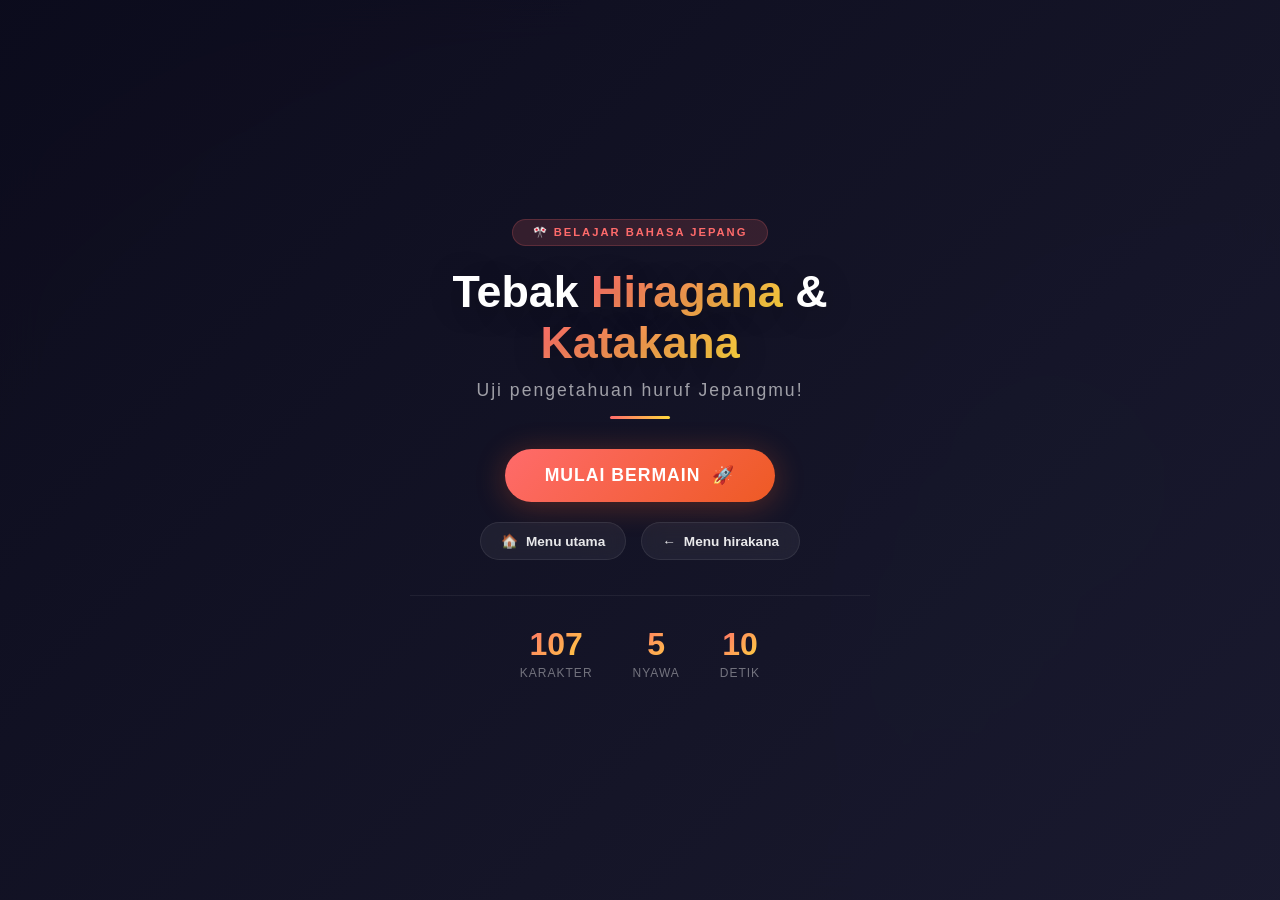
<file: tebak-hirakana.html>
<!DOCTYPE html>
<html lang="id">
<head>
    <meta charset="UTF-8">
    <meta name="viewport" content="width=device-width, initial-scale=1.0">
    <title>Tebak Hiragana & Katakana</title>
    <link rel="stylesheet" href="tebak-hirakana.css">
</head>
<body>
    <!-- Background Overlay -->
    <div class="bg-overlay"></div>

    <!-- Start Screen -->
    <div class="start-screen" id="start-screen">
        <div class="start-content">
            <div class="start-badge">🎌 BELAJAR BAHASA JEPANG</div>
            <h1>Tebak <span class="highlight">Hiragana</span> & <span class="highlight">Katakana</span></h1>
            <p>Uji pengetahuan huruf Jepangmu!</p>
            <div class="start-line"></div>
            
            <button class="start-button" id="start-button">
                <span>MULAI BERMAIN</span>
                <span class="btn-icon">🚀</span>
            </button>

            <!-- Tombol Navigasi di Start Screen -->
            <div class="start-nav-buttons">
                <a href="index.html" class="start-nav-button" id="btn-start-home">
                    <span>🏠</span>
                    <span>Menu utama</span>
                </a>
                <a href="home.html" class="start-nav-button" id="btn-start-hirakana">
                    <span>←</span>
                    <span>Menu hirakana</span>
                </a>
            </div>

            <div class="start-stats">
                <div class="stat-item">
                    <span class="stat-number">107</span>
                    <span class="stat-label">KARAKTER</span>
                </div>
                <div class="stat-item">
                    <span class="stat-number">5</span>
                    <span class="stat-label">NYAWA</span>
                </div>
                <div class="stat-item">
                    <span class="stat-number">10</span>
                    <span class="stat-label">DETIK</span>
                </div>
            </div>
        </div>
    </div>

    <!-- Game Container -->
    <div class="container" id="game-container">
        <!-- Game Header -->
        <div class="game-header">
            <div class="game-header-top">
                <span class="game-badge">🎌 HIRAGANA & KATAKANA</span>
                <span class="player-info">
                    <span id="display-name">👤 Pemain</span>
                </span>
            </div>
            <h1>Tebak <span class="highlight">Huruf Jepang</span></h1>
            <div class="header-line"></div>
        </div>

        <!-- Timer Section -->
        <div class="timer-section">
            <div class="timer-container">
                <span class="timer-icon">⏱️</span>
                <span id="timer">10</span>
                <span class="timer-label">detik</span>
            </div>
            <div class="healing-timer" id="healing-timer" style="display:none;">
                <span class="healing-icon">💚</span>
                <span id="healing-count">60</span>
                <span class="healing-label">detik pemulihan</span>
            </div>
        </div>

        <!-- Character Display -->
        <div class="character-container" id="character-display">あ</div>

        <!-- Options -->
        <div class="options" id="options-container"></div>

        <!-- Result -->
        <div class="result" id="result"></div>

        <!-- Lives -->
        <div class="lives" id="lives-container">
            <span>❤️</span><span>❤️</span><span>❤️</span><span>❤️</span><span>❤️</span>
        </div>

        <!-- Score Container -->
        <div class="score-container">
            <div class="score-item">
                <span class="score-label">EXP</span>
                <span class="score-value" id="exp">0</span>
            </div>
            <div class="score-divider"></div>
            <div class="score-item">
                <span class="score-label">LEVEL</span>
                <span class="score-value" id="level">1</span>
            </div>
            <div class="score-divider"></div>
            <div class="score-item">
                <span class="score-label">BENAR</span>
                <span class="score-value" id="correct">0</span>
            </div>
        </div>

        <!-- Restart Button -->
        <button id="restart-button">
            <span class="btn-icon">🔄</span>
            <span>RESTART</span>
        </button>

        <!-- Home Buttons -->
        <div class="home-buttons">
            <!-- Tombol ke Home Screen (index.html) -->
            <a href="index.html" class="home-button-left" id="btn-home-index">
                <span>🏠</span>
                <span>Menu utama</span>
            </a>
            <!-- Tombol ke Home Hirakana (home.html) -->
            <a href="home.html" class="home-button" id="btn-home-hirakana">
                <span>←</span>
                <span>Menu hirakana</span>
            </a>
        </div>
    </div>

    <!-- Notification -->
    <div class="notification" id="notification"></div>

    <!-- Script -->
    <script src="tebak-hirakana.js"></script>
</body>
</html>
</file>
<file: style.css>
/* ========================================
   RESET & BASE
   ======================================== */
* {
    margin: 0;
    padding: 0;
    box-sizing: border-box;
    font-family: 'Segoe UI', Tahoma, Geneva, Verdana, sans-serif;
}

body {
    background: linear-gradient(135deg, #0c0c1d, #1a1a2e, #16213e);
    min-height: 100vh;
    position: relative;
    overflow-x: hidden;
}

/* Background overlay */
.bg-overlay {
    position: fixed;
    top: 0;
    left: 0;
    right: 0;
    bottom: 0;
    background: 
        radial-gradient(circle at 20% 50%, rgba(255, 107, 107, 0.06) 0%, transparent 50%),
        radial-gradient(circle at 80% 50%, rgba(78, 205, 196, 0.06) 0%, transparent 50%),
        radial-gradient(circle at 50% 100%, rgba(255, 215, 0, 0.04) 0%, transparent 50%);
    z-index: 0;
    pointer-events: none;
}

/* ========================================
   HEADER
   ======================================== */
.main-header {
    background: rgba(255, 255, 255, 0.05);
    backdrop-filter: blur(10px);
    -webkit-backdrop-filter: blur(10px);
    border-bottom: 1px solid rgba(255, 255, 255, 0.05);
    padding: 30px 20px 20px;
    text-align: center;
    position: relative;
    z-index: 1;
}

.header-content {
    max-width: 800px;
    margin: 0 auto;
}

.header-badge {
    display: inline-block;
    background: rgba(255, 255, 255, 0.08);
    color: #ff6b6b;
    font-size: 0.7rem;
    font-weight: 700;
    padding: 5px 18px;
    border-radius: 30px;
    letter-spacing: 2px;
    border: 1px solid rgba(255, 107, 107, 0.2);
    margin-bottom: 10px;
    animation: pulse 2s ease-in-out infinite;
}

.main-header h1 {
    color: #ffffff;
    font-size: 2.8rem;
    font-weight: 800;
    text-shadow: 0 4px 30px rgba(0, 0, 0, 0.3);
    margin-bottom: 8px;
}

.main-header h1 .highlight {
    background: linear-gradient(135deg, #ff6b6b, #ffd93d);
    -webkit-background-clip: text;
    -webkit-text-fill-color: transparent;
    background-clip: text;
}

.main-header .subtitle {
    color: rgba(255, 255, 255, 0.6);
    font-size: 1rem;
    font-weight: 300;
    letter-spacing: 2px;
}

.header-line {
    width: 80px;
    height: 3px;
    background: linear-gradient(90deg, transparent, #ff6b6b, #ffd93d, transparent);
    margin: 15px auto 0;
    border-radius: 4px;
}

/* ========================================
   NAVIGASI MODERN
   ======================================== */
.nav-modern {
    display: flex;
    justify-content: center;
    gap: 10px;
    padding: 15px 20px;
    background: rgba(255, 255, 255, 0.03);
    backdrop-filter: blur(10px);
    -webkit-backdrop-filter: blur(10px);
    border-bottom: 1px solid rgba(255, 255, 255, 0.05);
    position: sticky;
    top: 0;
    z-index: 100;
}

.nav-link {
    color: rgba(255, 255, 255, 0.5);
    text-decoration: none;
    padding: 8px 28px;
    border-radius: 50px;
    font-size: 0.85rem;
    font-weight: 600;
    letter-spacing: 1px;
    transition: all 0.3s ease;
    position: relative;
}

.nav-link:hover {
    color: rgba(255, 255, 255, 0.8);
    background: rgba(255, 255, 255, 0.05);
}

.nav-link.active {
    color: #ffffff;
    background: linear-gradient(135deg, rgba(255, 107, 107, 0.2), rgba(255, 215, 0, 0.2));
    border: 1px solid rgba(255, 107, 107, 0.2);
}

.nav-link.active::after {
    content: '';
    position: absolute;
    bottom: -2px;
    left: 50%;
    transform: translateX(-50%);
    width: 30px;
    height: 2px;
    background: linear-gradient(90deg, #ff6b6b, #ffd93d);
    border-radius: 2px;
}

/* ========================================
   CONTENT WRAPPER
   ======================================== */
.content-wrapper {
    padding: 30px 20px 100px;
    position: relative;
    z-index: 1;
    max-width: 1400px;
    margin: 0 auto;
}

.container {
    display: flex;
    gap: 30px;
    align-items: flex-start;
}

/* ========================================
   RIGHT BOX - SIDEBAR INFO
   ======================================== */
.right-box {
    flex: 0 0 320px;
    position: sticky;
    top: 100px;
}

.info-card {
    background: rgba(255, 255, 255, 0.06);
    backdrop-filter: blur(15px);
    -webkit-backdrop-filter: blur(15px);
    border-radius: 20px;
    padding: 30px 25px;
    border: 1px solid rgba(255, 255, 255, 0.06);
    text-align: center;
    transition: all 0.4s ease;
}

.info-card:hover {
    transform: translateY(-5px);
    box-shadow: 0 20px 60px rgba(0, 0, 0, 0.3);
    border-color: rgba(255, 107, 107, 0.2);
}

.info-icon {
    font-size: 3rem;
    margin-bottom: 15px;
    display: block;
}

.info-card h2 {
    color: #ffffff;
    font-size: 1.5rem;
    font-weight: 800;
    margin-bottom: 12px;
    background: linear-gradient(135deg, #ff6b6b, #ffd93d);
    -webkit-background-clip: text;
    -webkit-text-fill-color: transparent;
    background-clip: text;
}

.info-card p {
    color: rgba(255, 255, 255, 0.7);
    font-size: 0.9rem;
    line-height: 1.7;
    margin-bottom: 20px;
}

.info-stats {
    display: flex;
    gap: 20px;
    justify-content: center;
    padding-top: 20px;
    border-top: 1px solid rgba(255, 255, 255, 0.06);
}

.stat-item {
    text-align: center;
}

.stat-number {
    display: block;
    color: #ffffff;
    font-size: 1.8rem;
    font-weight: 800;
    background: linear-gradient(135deg, #ff6b6b, #ffd93d);
    -webkit-background-clip: text;
    -webkit-text-fill-color: transparent;
    background-clip: text;
}

.stat-label {
    color: rgba(255, 255, 255, 0.5);
    font-size: 0.7rem;
    letter-spacing: 1px;
}

/* ========================================
   LEFT BOX - TABEL FULL WIDTH
   ======================================== */
.left-box {
    flex: 1;
    min-width: 0;
    width: 100%;
}

.chart-container {
    display: flex;
    flex-direction: column;
    gap: 30px;
    width: 100%;
}

.chart {
    background: rgba(255, 255, 255, 0.05);
    backdrop-filter: blur(15px);
    -webkit-backdrop-filter: blur(15px);
    border-radius: 20px;
    padding: 25px;
    border: 1px solid rgba(255, 255, 255, 0.06);
    transition: all 0.4s ease;
    overflow: hidden;
    width: 100%;
}

.chart:hover {
    border-color: rgba(255, 107, 107, 0.15);
    box-shadow: 0 10px 40px rgba(0, 0, 0, 0.2);
}

.chart-header {
    display: flex;
    justify-content: space-between;
    align-items: center;
    margin-bottom: 18px;
    padding-bottom: 12px;
    border-bottom: 1px solid rgba(255, 255, 255, 0.06);
}

.chart-title {
    color: #ffffff;
    font-size: 1rem;
    font-weight: 600;
    letter-spacing: 0.5px;
}

.audio {
    display: flex;
    align-items: center;
    gap: 8px;
    color: rgba(255, 255, 255, 0.4);
    font-size: 0.75rem;
}

.audio span:first-child {
    font-size: 0.9rem;
}

/* ========================================
   TABEL - FULL WIDTH & LEBAR
   ======================================== */
table {
    width: 100%;
    border-collapse: collapse;
    table-layout: fixed; /* Membuat kolom sama rata */
}

th, td {
    padding: 16px 8px;
    text-align: center;
    border: 1px solid rgba(255, 255, 255, 0.06);
    transition: all 0.3s ease;
    vertical-align: middle;
    min-height: 90px;
    height: 90px;
}

th {
    background: rgba(255, 107, 107, 0.1);
    color: rgba(255, 255, 255, 0.6);
    font-size: 0.9rem;
    font-weight: 700;
    letter-spacing: 1px;
    text-transform: uppercase;
    padding: 14px 8px;
    height: 50px;
    min-height: 50px;
}

td {
    background: rgba(255, 255, 255, 0.02);
    padding: 8px 4px;
    position: relative;
    height: 90px;
    min-height: 90px;
    width: 20%; /* Membagi 5 kolom sama rata */
}

td:hover {
    background: rgba(255, 107, 107, 0.08);
    transform: scale(1.02);
    z-index: 2;
}

/* Style untuk karakter kana - DIPERBESAR */
.kana {
    font-size: 3.2rem;
    font-weight: 700;
    color: #ffffff;
    display: block;
    line-height: 1.2;
    margin-bottom: 2px;
    text-shadow: 0 2px 10px rgba(0, 0, 0, 0.3);
    letter-spacing: 2px;
}

.romaji {
    font-size: 0.85rem;
    color: rgba(255, 255, 255, 0.4);
    letter-spacing: 0.5px;
    display: block;
    margin-top: 2px;
}

/* Style khusus untuk sel yang kosong */
td:empty::before {
    content: "—";
    color: rgba(255, 255, 255, 0.1);
    font-size: 1.2rem;
}

/* Sel dengan colspan (untuk ん) */
td[colspan="5"] {
    height: 80px;
    min-height: 80px;
}

td[colspan="5"] .kana {
    font-size: 3.5rem;
}

/* Tabel katakana berbeda warna */
#katakana .kana {
    color: #6bcb77;
}

/* ========================================
   TOMBOL NAVIGASI
   ======================================== */
.home-button {
    position: fixed;
    bottom: 30px;
    right: 30px;
    padding: 12px 24px;
    background: rgba(255, 255, 255, 0.08);
    backdrop-filter: blur(15px);
    -webkit-backdrop-filter: blur(15px);
    color: rgba(255, 255, 255, 0.9);
    border: 1px solid rgba(255, 255, 255, 0.1);
    border-radius: 50px;
    cursor: pointer;
    font-size: 13px;
    font-weight: 600;
    z-index: 1000;
    box-shadow: 0 4px 25px rgba(0, 0, 0, 0.2);
    transition: all 0.4s ease;
    text-decoration: none;
    letter-spacing: 0.5px;
}

.home-button:hover {
    background: rgba(255, 255, 255, 0.15);
    transform: translateY(-3px) scale(1.02);
    box-shadow: 0 8px 35px rgba(0, 0, 0, 0.3);
    border-color: rgba(255, 255, 255, 0.2);
}

.home-button-left {
    position: fixed;
    bottom: 30px;
    left: 30px;
    padding: 12px 24px;
    background: rgba(255, 255, 255, 0.08);
    backdrop-filter: blur(15px);
    -webkit-backdrop-filter: blur(15px);
    color: rgba(255, 255, 255, 0.9);
    border: 1px solid rgba(255, 255, 255, 0.1);
    border-radius: 50px;
    cursor: pointer;
    font-size: 13px;
    font-weight: 600;
    z-index: 1000;
    box-shadow: 0 4px 25px rgba(0, 0, 0, 0.2);
    transition: all 0.4s ease;
    text-decoration: none;
    display: inline-flex;
    align-items: center;
    gap: 8px;
}

.home-button-left:hover {
    background: rgba(255, 255, 255, 0.15);
    transform: translateY(-3px);
    box-shadow: 0 8px 35px rgba(0, 0, 0, 0.3);
    border-color: rgba(255, 255, 255, 0.2);
}

/* ========================================
   ANIMATIONS
   ======================================== */
@keyframes pulse {
    0%, 100% { opacity: 1; }
    50% { opacity: 0.6; }
}

/* ========================================
   RESPONSIVE
   ======================================== */

/* Tablet - sembunyikan sidebar */
@media (max-width: 1024px) {
    .container {
        flex-direction: column;
    }

    .right-box {
        flex: 1;
        position: static;
        width: 100%;
        max-width: 100%;
        margin: 0 0 20px 0;
        order: -1;
    }

    .info-stats {
        justify-content: center;
    }

    /* Tablet - tabel tetap full */
    .left-box {
        width: 100%;
    }

    .chart {
        padding: 20px;
    }

    .kana {
        font-size: 2.8rem;
    }

    th, td {
        height: 75px;
        min-height: 75px;
        padding: 12px 6px;
    }

    td {
        width: 20%;
    }
}

@media (max-width: 768px) {
    .main-header h1 {
        font-size: 2rem;
    }

    .main-header .subtitle {
        font-size: 0.85rem;
    }

    .nav-link {
        padding: 6px 18px;
        font-size: 0.75rem;
    }

    .content-wrapper {
        padding: 20px 15px 90px;
    }

    .chart {
        padding: 16px;
        border-radius: 16px;
    }

    .chart-title {
        font-size: 0.85rem;
    }

    .kana {
        font-size: 2.4rem;
    }

    .romaji {
        font-size: 0.75rem;
    }

    th, td {
        padding: 10px 4px;
        height: 65px;
        min-height: 65px;
    }

    th {
        font-size: 0.75rem;
        height: 40px;
        min-height: 40px;
    }

    td[colspan="5"] {
        height: 65px;
        min-height: 65px;
    }

    td[colspan="5"] .kana {
        font-size: 2.8rem;
    }

    .home-button, .home-button-left {
        padding: 8px 16px;
        font-size: 11px;
        bottom: 20px;
    }

    .home-button {
        right: 20px;
    }

    .home-button-left {
        left: 20px;
    }
}

@media (max-width: 600px) {
    .kana {
        font-size: 2rem;
    }

    .romaji {
        font-size: 0.65rem;
    }

    th, td {
        padding: 8px 3px;
        height: 55px;
        min-height: 55px;
    }

    td[colspan="5"] {
        height: 55px;
        min-height: 55px;
    }

    td[colspan="5"] .kana {
        font-size: 2.4rem;
    }
}

@media (max-width: 480px) {
    .main-header {
        padding: 20px 15px 15px;
    }

    .main-header h1 {
        font-size: 1.5rem;
    }

    .header-badge {
        font-size: 0.6rem;
        padding: 4px 14px;
    }

    .nav-modern {
        gap: 5px;
        padding: 10px 10px;
        flex-wrap: wrap;
    }

    .nav-link {
        padding: 5px 14px;
        font-size: 0.65rem;
    }

    .info-card {
        padding: 18px 15px;
    }

    .info-card h2 {
        font-size: 1.2rem;
    }

    .stat-number {
        font-size: 1.4rem;
    }

    .chart {
        padding: 12px 8px;
        border-radius: 12px;
    }

    .chart-header {
        flex-direction: column;
        gap: 6px;
        align-items: flex-start;
    }

    .kana {
        font-size: 1.8rem;
    }

    .romaji {
        font-size: 0.6rem;
    }

    th, td {
        padding: 6px 2px;
        height: 48px;
        min-height: 48px;
    }

    th {
        font-size: 0.6rem;
        height: 32px;
        min-height: 32px;
        padding: 6px 2px;
    }

    td {
        width: 20%;
    }

    td[colspan="5"] {
        height: 48px;
        min-height: 48px;
    }

    td[colspan="5"] .kana {
        font-size: 2rem;
    }

    .home-button, .home-button-left {
        padding: 6px 14px;
        font-size: 10px;
        bottom: 15px;
        border-radius: 30px;
    }

    .home-button {
        right: 15px;
    }

    .home-button-left {
        left: 15px;
    }
}

@media (max-width: 380px) {
    .main-header h1 {
        font-size: 1.2rem;
    }

    .kana {
        font-size: 1.5rem;
    }

    .romaji {
        font-size: 0.5rem;
    }

    th {
        font-size: 0.5rem;
    }

    th, td {
        padding: 4px 1px;
        height: 40px;
        min-height: 40px;
    }

    td[colspan="5"] {
        height: 40px;
        min-height: 40px;
    }

    td[colspan="5"] .kana {
        font-size: 1.8rem;
    }
}

/* Landscape mode */
@media (max-height: 600px) and (orientation: landscape) {
    .main-header {
        padding: 12px 20px 8px;
    }

    .main-header h1 {
        font-size: 1.6rem;
    }

    .main-header .subtitle {
        font-size: 0.7rem;
    }

    .nav-modern {
        padding: 6px 15px;
    }

    .content-wrapper {
        padding: 12px 15px 60px;
    }

    .chart {
        padding: 10px;
    }

    .kana {
        font-size: 1.8rem;
    }

    .romaji {
        font-size: 0.6rem;
    }

    th, td {
        padding: 4px 2px;
        height: 42px;
        min-height: 42px;
    }

    th {
        height: 28px;
        min-height: 28px;
        font-size: 0.6rem;
    }

    td[colspan="5"] {
        height: 42px;
        min-height: 42px;
    }

    td[colspan="5"] .kana {
        font-size: 2rem;
    }

    .home-button, .home-button-left {
        padding: 5px 12px;
        font-size: 9px;
        bottom: 10px;
    }
}
</file>
<file: home-kanji.css>
/* ========================================
   RESET & BASE
   ======================================== */
* {
    margin: 0;
    padding: 0;
    box-sizing: border-box;
    font-family: 'Segoe UI', Tahoma, Geneva, Verdana, sans-serif;
}

body {
    display: flex;
    justify-content: center;
    align-items: center;
    min-height: 100vh;
    background: linear-gradient(135deg, #0c0c1d, #1a1a2e, #16213e);
    position: relative;
    overflow-x: hidden;
}

/* Background overlay dengan efek */
.bg-overlay {
    position: fixed;
    top: 0;
    left: 0;
    right: 0;
    bottom: 0;
    background: 
        radial-gradient(circle at 20% 50%, rgba(255, 215, 0, 0.08) 0%, transparent 50%),
        radial-gradient(circle at 80% 50%, rgba(255, 107, 107, 0.08) 0%, transparent 50%),
        radial-gradient(circle at 50% 100%, rgba(255, 215, 0, 0.05) 0%, transparent 50%);
    z-index: 0;
    pointer-events: none;
}

/* ========================================
   CONTAINER
   ======================================== */
.container {
    width: 90%;
    max-width: 1200px;
    text-align: center;
    position: relative;
    z-index: 1;
    padding: 40px 0;
}

/* ========================================
   HEADER
   ======================================== */
.header {
    margin-bottom: 60px;
    animation: fadeInDown 0.8s ease forwards;
}

.header-badge {
    display: inline-block;
    background: rgba(255, 255, 255, 0.08);
    backdrop-filter: blur(10px);
    -webkit-backdrop-filter: blur(10px);
    color: #ffd93d;
    font-size: 0.75rem;
    font-weight: 700;
    padding: 6px 20px;
    border-radius: 30px;
    letter-spacing: 2px;
    border: 1px solid rgba(255, 215, 0, 0.2);
    margin-bottom: 15px;
    animation: pulse 2s ease-in-out infinite;
}

.header h1 {
    color: #ffffff;
    font-size: 3.2rem;
    font-weight: 800;
    text-shadow: 0 4px 30px rgba(0, 0, 0, 0.3);
    margin-bottom: 12px;
    letter-spacing: 1px;
}

.header h1 .highlight {
    background: linear-gradient(135deg, #ffd93d, #f5a623, #ff6b6b);
    -webkit-background-clip: text;
    -webkit-text-fill-color: transparent;
    background-clip: text;
    position: relative;
}

.header .subtitle {
    color: rgba(255, 255, 255, 0.7);
    font-size: 1.1rem;
    font-weight: 300;
    letter-spacing: 2px;
}

.header-line {
    width: 100px;
    height: 4px;
    background: linear-gradient(90deg, transparent, #ffd93d, #ff6b6b, #ffd93d, transparent);
    margin: 20px auto 0;
    border-radius: 4px;
    animation: expandWidth 1.2s ease forwards;
}

/* ========================================
   OPTIONS GRID
   ======================================== */
.options {
    display: flex;
    justify-content: center;
    flex-wrap: wrap;
    gap: 40px;
    margin-top: 20px;
}

/* ========================================
   CARD
   ======================================== */
.option-card {
    background: rgba(255, 255, 255, 0.06);
    backdrop-filter: blur(20px);
    -webkit-backdrop-filter: blur(20px);
    border-radius: 28px;
    width: 360px;
    padding: 45px 35px 40px;
    display: flex;
    flex-direction: column;
    justify-content: center;
    align-items: center;
    cursor: pointer;
    transition: all 0.5s cubic-bezier(0.34, 1.56, 0.64, 1);
    box-shadow: 
        0 20px 60px rgba(0, 0, 0, 0.3),
        inset 0 1px 0 rgba(255, 255, 255, 0.08);
    text-decoration: none;
    color: #2d3436;
    position: relative;
    overflow: hidden;
    opacity: 0;
    transform: translateY(50px);
    border: 1px solid rgba(255, 255, 255, 0.06);
}

/* Stagger animation */
.option-card:nth-child(1) {
    animation: slideUp 0.8s ease 0.3s forwards;
}

.option-card:nth-child(2) {
    animation: slideUp 0.8s ease 0.6s forwards;
}

/* Glow effect */
.card-glow {
    position: absolute;
    top: -50%;
    left: -50%;
    width: 200%;
    height: 200%;
    background: radial-gradient(circle, rgba(255, 215, 0, 0.08), transparent 70%);
    opacity: 0;
    transition: opacity 0.6s ease;
    pointer-events: none;
}

#game-card .card-glow {
    background: radial-gradient(circle, rgba(255, 107, 107, 0.08), transparent 70%);
}

.option-card:hover .card-glow {
    opacity: 1;
}

/* Border gradient */
.option-card::before {
    content: '';
    position: absolute;
    top: -2px;
    left: -2px;
    right: -2px;
    bottom: -2px;
    background: linear-gradient(135deg, #ffd93d, #f5a623, #ff6b6b, #ffd93d);
    border-radius: 30px;
    z-index: -1;
    opacity: 0;
    transition: opacity 0.6s ease;
}

.option-card:hover::before {
    opacity: 0.6;
}

/* Hover state */
.option-card:hover {
    transform: translateY(-15px) scale(1.02);
    box-shadow: 
        0 30px 80px rgba(0, 0, 0, 0.4),
        inset 0 1px 0 rgba(255, 255, 255, 0.15);
    background: rgba(255, 255, 255, 0.09);
}

/* ========================================
   BADGE
   ======================================== */
.card-badge {
    position: absolute;
    top: 18px;
    right: 18px;
    background: linear-gradient(135deg, #ffd93d, #f5a623);
    color: #1a1a2e;
    font-size: 0.6rem;
    font-weight: 700;
    padding: 5px 16px;
    border-radius: 30px;
    letter-spacing: 1px;
    text-transform: uppercase;
    box-shadow: 0 4px 20px rgba(245, 166, 35, 0.3);
}

#game-card .card-badge {
    background: linear-gradient(135deg, #ff6b6b, #ee5a24);
    color: #ffffff;
    box-shadow: 0 4px 20px rgba(238, 90, 36, 0.3);
}

/* ========================================
   ICON
   ======================================== */
.icon-wrapper {
    width: 100px;
    height: 100px;
    border-radius: 50%;
    display: flex;
    justify-content: center;
    align-items: center;
    margin-bottom: 22px;
    background: rgba(255, 255, 255, 0.05);
    border: 2px solid rgba(255, 255, 255, 0.08);
    transition: all 0.5s ease;
    position: relative;
}

.icon-wrapper::after {
    content: '';
    position: absolute;
    inset: -4px;
    border-radius: 50%;
    background: linear-gradient(135deg, rgba(255, 215, 0, 0.3), rgba(255, 107, 107, 0.3));
    opacity: 0;
    transition: opacity 0.5s ease;
    z-index: -1;
    filter: blur(10px);
}

#game-card .icon-wrapper::after {
    background: linear-gradient(135deg, rgba(255, 107, 107, 0.3), rgba(238, 90, 36, 0.3));
}

.option-card:hover .icon-wrapper::after {
    opacity: 1;
}

.option-card:hover .icon-wrapper {
    transform: scale(1.1) rotate(-8deg);
    border-color: rgba(255, 255, 255, 0.2);
}

.option-icon {
    font-size: 3.5rem;
    transition: transform 0.5s ease;
}

.option-card:hover .option-icon {
    transform: scale(1.1);
}

/* ========================================
   TEXT
   ======================================== */
.option-title {
    font-size: 1.6rem;
    font-weight: 800;
    margin-bottom: 10px;
    color: #ffffff;
    text-shadow: 0 2px 10px rgba(0, 0, 0, 0.2);
}

.option-desc {
    font-size: 0.95rem;
    color: rgba(255, 255, 255, 0.7);
    line-height: 1.7;
    margin-bottom: 25px;
    max-width: 280px;
}

/* ========================================
   BUTTON
   ======================================== */
.learn-btn {
    padding: 12px 36px;
    background: linear-gradient(135deg, #ffd93d, #f5a623);
    color: #1a1a2e;
    border: none;
    border-radius: 50px;
    font-size: 0.9rem;
    font-weight: 600;
    cursor: pointer;
    transition: all 0.4s ease;
    box-shadow: 0 4px 25px rgba(245, 166, 35, 0.3);
    text-decoration: none;
    display: inline-block;
    letter-spacing: 0.5px;
    position: relative;
    overflow: hidden;
}

.learn-btn::before {
    content: '';
    position: absolute;
    top: 0;
    left: -100%;
    width: 100%;
    height: 100%;
    background: linear-gradient(90deg, transparent, rgba(255, 255, 255, 0.3), transparent);
    transition: left 0.6s ease;
}

.learn-btn:hover::before {
    left: 100%;
}

#game-card .learn-btn {
    background: linear-gradient(135deg, #ff6b6b, #ee5a24);
    color: #ffffff;
    box-shadow: 0 4px 25px rgba(238, 90, 36, 0.3);
}

.learn-btn:hover {
    transform: translateY(-3px) scale(1.02);
    box-shadow: 0 8px 35px rgba(245, 166, 35, 0.4);
}

#game-card .learn-btn:hover {
    box-shadow: 0 8px 35px rgba(238, 90, 36, 0.4);
}

/* ========================================
   FOOTER
   ======================================== */
footer {
    margin-top: 60px;
    color: rgba(255, 255, 255, 0.4);
    font-size: 0.85rem;
    font-weight: 300;
    letter-spacing: 1px;
    animation: fadeInUp 0.8s ease 0.9s forwards;
    opacity: 0;
    transform: translateY(20px);
}

footer .heart {
    color: #ff6b6b;
    display: inline-block;
    animation: heartbeat 1.5s ease-in-out infinite;
}

/* ========================================
   HOME BUTTON (KIRI BAWAH)
   ======================================== */
.home-button-left {
    position: fixed;
    bottom: 30px;
    left: 30px;
    padding: 12px 26px;
    background: rgba(255, 255, 255, 0.08);
    backdrop-filter: blur(15px);
    -webkit-backdrop-filter: blur(15px);
    color: rgba(255, 255, 255, 0.9);
    border: 1px solid rgba(255, 255, 255, 0.1);
    border-radius: 50px;
    cursor: pointer;
    font-size: 14px;
    font-weight: 600;
    z-index: 1000;
    box-shadow: 0 4px 30px rgba(0, 0, 0, 0.2);
    transition: all 0.4s ease;
    text-decoration: none;
    display: inline-flex;
    align-items: center;
    gap: 10px;
    letter-spacing: 1px;
}

.home-button-left:hover {
    background: rgba(255, 255, 255, 0.15);
    transform: translateY(-3px);
    box-shadow: 0 8px 40px rgba(0, 0, 0, 0.3);
    border-color: rgba(255, 255, 255, 0.2);
}

.home-button-left .arrow {
    transition: transform 0.4s ease;
    display: inline-block;
}

.home-button-left:hover .arrow {
    transform: translateX(-5px);
}

/* ========================================
   ANIMATIONS
   ======================================== */
@keyframes fadeInDown {
    from {
        opacity: 0;
        transform: translateY(-30px);
    }
    to {
        opacity: 1;
        transform: translateY(0);
    }
}

@keyframes expandWidth {
    from {
        width: 0;
        opacity: 0;
    }
    to {
        width: 100px;
        opacity: 1;
    }
}

@keyframes slideUp {
    from {
        opacity: 0;
        transform: translateY(50px);
    }
    to {
        opacity: 1;
        transform: translateY(0);
    }
}

@keyframes fadeInUp {
    from {
        opacity: 0;
        transform: translateY(20px);
    }
    to {
        opacity: 1;
        transform: translateY(0);
    }
}

@keyframes pulse {
    0%, 100% {
        opacity: 1;
    }
    50% {
        opacity: 0.6;
    }
}

@keyframes heartbeat {
    0%, 100% {
        transform: scale(1);
    }
    50% {
        transform: scale(1.2);
    }
}

/* ========================================
   RESPONSIVE
   ======================================== */

/* Tablet */
@media (max-width: 820px) {
    .header h1 {
        font-size: 2.5rem;
    }

    .header .subtitle {
        font-size: 0.95rem;
    }

    .options {
        gap: 30px;
    }

    .option-card {
        width: 100%;
        max-width: 380px;
        padding: 35px 25px 30px;
    }

    .icon-wrapper {
        width: 85px;
        height: 85px;
    }

    .option-icon {
        font-size: 3rem;
    }

    .option-title {
        font-size: 1.4rem;
    }
}

/* Mobile */
@media (max-width: 480px) {
    .container {
        padding: 20px 0;
    }

    .header {
        margin-bottom: 40px;
    }

    .header-badge {
        font-size: 0.6rem;
        padding: 4px 14px;
        margin-bottom: 10px;
    }

    .header h1 {
        font-size: 1.8rem;
        letter-spacing: 0px;
    }

    .header .subtitle {
        font-size: 0.8rem;
        letter-spacing: 1px;
    }

    .header-line {
        width: 60px;
        height: 3px;
        margin-top: 15px;
    }

    .options {
        gap: 25px;
    }

    .option-card {
        padding: 30px 20px 25px;
        border-radius: 22px;
        max-width: 340px;
    }

    .card-badge {
        font-size: 0.5rem;
        padding: 4px 12px;
        top: 14px;
        right: 14px;
    }

    .icon-wrapper {
        width: 75px;
        height: 75px;
        margin-bottom: 18px;
    }

    .option-icon {
        font-size: 2.5rem;
    }

    .option-title {
        font-size: 1.2rem;
        margin-bottom: 8px;
    }

    .option-desc {
        font-size: 0.8rem;
        margin-bottom: 20px;
        max-width: 240px;
    }

    .learn-btn {
        padding: 10px 28px;
        font-size: 0.8rem;
    }

    footer {
        margin-top: 40px;
        font-size: 0.7rem;
    }

    .home-button-left {
        bottom: 18px;
        left: 18px;
        padding: 8px 18px;
        font-size: 11px;
        gap: 6px;
    }
}

/* Mobile sangat kecil */
@media (max-width: 380px) {
    .header h1 {
        font-size: 1.4rem;
    }

    .option-card {
        padding: 22px 16px 20px;
        max-width: 290px;
    }

    .icon-wrapper {
        width: 60px;
        height: 60px;
    }

    .option-icon {
        font-size: 2rem;
    }

    .option-title {
        font-size: 1rem;
    }

    .option-desc {
        font-size: 0.7rem;
    }

    .learn-btn {
        padding: 8px 20px;
        font-size: 0.7rem;
    }
}

/* Landscape mode di HP */
@media (max-height: 600px) and (orientation: landscape) {
    .header {
        margin-bottom: 25px;
    }

    .header h1 {
        font-size: 1.8rem;
    }

    .header .subtitle {
        font-size: 0.8rem;
    }

    .options {
        gap: 20px;
    }

    .option-card {
        padding: 20px 20px 18px;
        max-width: 300px;
        border-radius: 20px;
    }

    .card-badge {
        font-size: 0.45rem;
        padding: 3px 10px;
        top: 12px;
        right: 12px;
    }

    .icon-wrapper {
        width: 60px;
        height: 60px;
        margin-bottom: 12px;
    }

    .option-icon {
        font-size: 2rem;
    }

    .option-title {
        font-size: 1.1rem;
        margin-bottom: 5px;
    }

    .option-desc {
        font-size: 0.7rem;
        margin-bottom: 15px;
    }

    .learn-btn {
        padding: 6px 20px;
        font-size: 0.7rem;
    }

    footer {
        margin-top: 20px;
        font-size: 0.65rem;
    }

    .home-button-left {
        bottom: 15px;
        left: 15px;
        padding: 6px 14px;
        font-size: 10px;
    }
}
</file>
<file: home-kotoba.css>
/* ========================================
   RESET & BASE
   ======================================== */
* {
    margin: 0;
    padding: 0;
    box-sizing: border-box;
    font-family: 'Segoe UI', Tahoma, Geneva, Verdana, sans-serif;
}

body {
    display: flex;
    justify-content: center;
    align-items: center;
    min-height: 100vh;
    background: linear-gradient(135deg, #0c0c1d, #1a1a2e, #16213e);
    position: relative;
    overflow-x: hidden;
}

/* Background overlay dengan efek */
.bg-overlay {
    position: fixed;
    top: 0;
    left: 0;
    right: 0;
    bottom: 0;
    background: 
        radial-gradient(circle at 20% 50%, rgba(107, 203, 119, 0.08) 0%, transparent 50%),
        radial-gradient(circle at 80% 50%, rgba(78, 205, 196, 0.08) 0%, transparent 50%),
        radial-gradient(circle at 50% 100%, rgba(255, 215, 0, 0.05) 0%, transparent 50%);
    z-index: 0;
    pointer-events: none;
}

/* ========================================
   CONTAINER
   ======================================== */
.container {
    width: 90%;
    max-width: 1200px;
    text-align: center;
    position: relative;
    z-index: 1;
    padding: 40px 0;
}

/* ========================================
   HEADER
   ======================================== */
.header {
    margin-bottom: 60px;
    animation: fadeInDown 0.8s ease forwards;
}

.header-badge {
    display: inline-block;
    background: rgba(255, 255, 255, 0.08);
    backdrop-filter: blur(10px);
    -webkit-backdrop-filter: blur(10px);
    color: #6bcb77;
    font-size: 0.75rem;
    font-weight: 700;
    padding: 6px 20px;
    border-radius: 30px;
    letter-spacing: 2px;
    border: 1px solid rgba(107, 203, 119, 0.2);
    margin-bottom: 15px;
    animation: pulse 2s ease-in-out infinite;
}

.header h1 {
    color: #ffffff;
    font-size: 3.2rem;
    font-weight: 800;
    text-shadow: 0 4px 30px rgba(0, 0, 0, 0.3);
    margin-bottom: 12px;
    letter-spacing: 1px;
}

.header h1 .highlight {
    background: linear-gradient(135deg, #6bcb77, #2d8f47, #4d96ff);
    -webkit-background-clip: text;
    -webkit-text-fill-color: transparent;
    background-clip: text;
    position: relative;
}

.header .subtitle {
    color: rgba(255, 255, 255, 0.7);
    font-size: 1.1rem;
    font-weight: 300;
    letter-spacing: 2px;
}

.header-line {
    width: 100px;
    height: 4px;
    background: linear-gradient(90deg, transparent, #6bcb77, #4d96ff, #6bcb77, transparent);
    margin: 20px auto 0;
    border-radius: 4px;
    animation: expandWidth 1.2s ease forwards;
}

/* ========================================
   OPTIONS GRID
   ======================================== */
.options {
    display: flex;
    justify-content: center;
    flex-wrap: wrap;
    gap: 40px;
    margin-top: 20px;
}

/* ========================================
   CARD
   ======================================== */
.option-card {
    background: rgba(255, 255, 255, 0.06);
    backdrop-filter: blur(20px);
    -webkit-backdrop-filter: blur(20px);
    border-radius: 28px;
    width: 360px;
    padding: 45px 35px 40px;
    display: flex;
    flex-direction: column;
    justify-content: center;
    align-items: center;
    cursor: pointer;
    transition: all 0.5s cubic-bezier(0.34, 1.56, 0.64, 1);
    box-shadow: 
        0 20px 60px rgba(0, 0, 0, 0.3),
        inset 0 1px 0 rgba(255, 255, 255, 0.08);
    text-decoration: none;
    color: #2d3436;
    position: relative;
    overflow: hidden;
    opacity: 0;
    transform: translateY(50px);
    border: 1px solid rgba(255, 255, 255, 0.06);
}

/* Stagger animation */
.option-card:nth-child(1) {
    animation: slideUp 0.8s ease 0.3s forwards;
}

.option-card:nth-child(2) {
    animation: slideUp 0.8s ease 0.6s forwards;
}

/* Glow effect */
.card-glow {
    position: absolute;
    top: -50%;
    left: -50%;
    width: 200%;
    height: 200%;
    background: radial-gradient(circle, rgba(107, 203, 119, 0.08), transparent 70%);
    opacity: 0;
    transition: opacity 0.6s ease;
    pointer-events: none;
}

#game-card .card-glow {
    background: radial-gradient(circle, rgba(78, 205, 196, 0.08), transparent 70%);
}

.option-card:hover .card-glow {
    opacity: 1;
}

/* Border gradient */
.option-card::before {
    content: '';
    position: absolute;
    top: -2px;
    left: -2px;
    right: -2px;
    bottom: -2px;
    background: linear-gradient(135deg, #6bcb77, #4d96ff, #6bcb77, #ffd93d);
    border-radius: 30px;
    z-index: -1;
    opacity: 0;
    transition: opacity 0.6s ease;
}

.option-card:hover::before {
    opacity: 0.6;
}

/* Hover state */
.option-card:hover {
    transform: translateY(-15px) scale(1.02);
    box-shadow: 
        0 30px 80px rgba(0, 0, 0, 0.4),
        inset 0 1px 0 rgba(255, 255, 255, 0.15);
    background: rgba(255, 255, 255, 0.09);
}

/* ========================================
   BADGE
   ======================================== */
.card-badge {
    position: absolute;
    top: 18px;
    right: 18px;
    background: linear-gradient(135deg, #6bcb77, #2d8f47);
    color: white;
    font-size: 0.6rem;
    font-weight: 700;
    padding: 5px 16px;
    border-radius: 30px;
    letter-spacing: 1px;
    text-transform: uppercase;
    box-shadow: 0 4px 20px rgba(45, 143, 71, 0.3);
}

#game-card .card-badge {
    background: linear-gradient(135deg, #4d96ff, #6c5ce7);
    box-shadow: 0 4px 20px rgba(108, 92, 231, 0.3);
}

/* ========================================
   ICON
   ======================================== */
.icon-wrapper {
    width: 100px;
    height: 100px;
    border-radius: 50%;
    display: flex;
    justify-content: center;
    align-items: center;
    margin-bottom: 22px;
    background: rgba(255, 255, 255, 0.05);
    border: 2px solid rgba(255, 255, 255, 0.08);
    transition: all 0.5s ease;
    position: relative;
}

.icon-wrapper::after {
    content: '';
    position: absolute;
    inset: -4px;
    border-radius: 50%;
    background: linear-gradient(135deg, rgba(107, 203, 119, 0.3), rgba(77, 150, 255, 0.3));
    opacity: 0;
    transition: opacity 0.5s ease;
    z-index: -1;
    filter: blur(10px);
}

#game-card .icon-wrapper::after {
    background: linear-gradient(135deg, rgba(77, 150, 255, 0.3), rgba(108, 92, 231, 0.3));
}

.option-card:hover .icon-wrapper::after {
    opacity: 1;
}

.option-card:hover .icon-wrapper {
    transform: scale(1.1) rotate(-8deg);
    border-color: rgba(255, 255, 255, 0.2);
}

.option-icon {
    font-size: 3.5rem;
    transition: transform 0.5s ease;
}

.option-card:hover .option-icon {
    transform: scale(1.1);
}

/* ========================================
   TEXT
   ======================================== */
.option-title {
    font-size: 1.6rem;
    font-weight: 800;
    margin-bottom: 10px;
    color: #ffffff;
    text-shadow: 0 2px 10px rgba(0, 0, 0, 0.2);
}

.option-desc {
    font-size: 0.95rem;
    color: rgba(255, 255, 255, 0.7);
    line-height: 1.7;
    margin-bottom: 25px;
    max-width: 280px;
}

/* ========================================
   BUTTON
   ======================================== */
.learn-btn {
    padding: 12px 36px;
    background: linear-gradient(135deg, #6bcb77, #2d8f47);
    color: white;
    border: none;
    border-radius: 50px;
    font-size: 0.9rem;
    font-weight: 600;
    cursor: pointer;
    transition: all 0.4s ease;
    box-shadow: 0 4px 25px rgba(45, 143, 71, 0.3);
    text-decoration: none;
    display: inline-block;
    letter-spacing: 0.5px;
    position: relative;
    overflow: hidden;
}

.learn-btn::before {
    content: '';
    position: absolute;
    top: 0;
    left: -100%;
    width: 100%;
    height: 100%;
    background: linear-gradient(90deg, transparent, rgba(255, 255, 255, 0.2), transparent);
    transition: left 0.6s ease;
}

.learn-btn:hover::before {
    left: 100%;
}

#game-card .learn-btn {
    background: linear-gradient(135deg, #4d96ff, #6c5ce7);
    box-shadow: 0 4px 25px rgba(108, 92, 231, 0.3);
}

.learn-btn:hover {
    transform: translateY(-3px) scale(1.02);
    box-shadow: 0 8px 35px rgba(45, 143, 71, 0.4);
}

#game-card .learn-btn:hover {
    box-shadow: 0 8px 35px rgba(108, 92, 231, 0.4);
}

/* ========================================
   FOOTER
   ======================================== */
footer {
    margin-top: 60px;
    color: rgba(255, 255, 255, 0.4);
    font-size: 0.85rem;
    font-weight: 300;
    letter-spacing: 1px;
    animation: fadeInUp 0.8s ease 0.9s forwards;
    opacity: 0;
    transform: translateY(20px);
}

footer .heart {
    color: #ff6b6b;
    display: inline-block;
    animation: heartbeat 1.5s ease-in-out infinite;
}

/* ========================================
   HOME BUTTON (KIRI BAWAH)
   ======================================== */
.home-button-left {
    position: fixed;
    bottom: 30px;
    left: 30px;
    padding: 12px 26px;
    background: rgba(255, 255, 255, 0.08);
    backdrop-filter: blur(15px);
    -webkit-backdrop-filter: blur(15px);
    color: rgba(255, 255, 255, 0.9);
    border: 1px solid rgba(255, 255, 255, 0.1);
    border-radius: 50px;
    cursor: pointer;
    font-size: 14px;
    font-weight: 600;
    z-index: 1000;
    box-shadow: 0 4px 30px rgba(0, 0, 0, 0.2);
    transition: all 0.4s ease;
    text-decoration: none;
    display: inline-flex;
    align-items: center;
    gap: 10px;
    letter-spacing: 1px;
}

.home-button-left:hover {
    background: rgba(255, 255, 255, 0.15);
    transform: translateY(-3px);
    box-shadow: 0 8px 40px rgba(0, 0, 0, 0.3);
    border-color: rgba(255, 255, 255, 0.2);
}

.home-button-left .arrow {
    transition: transform 0.4s ease;
    display: inline-block;
}

.home-button-left:hover .arrow {
    transform: translateX(-5px);
}

/* ========================================
   ANIMATIONS
   ======================================== */
@keyframes fadeInDown {
    from {
        opacity: 0;
        transform: translateY(-30px);
    }
    to {
        opacity: 1;
        transform: translateY(0);
    }
}

@keyframes expandWidth {
    from {
        width: 0;
        opacity: 0;
    }
    to {
        width: 100px;
        opacity: 1;
    }
}

@keyframes slideUp {
    from {
        opacity: 0;
        transform: translateY(50px);
    }
    to {
        opacity: 1;
        transform: translateY(0);
    }
}

@keyframes fadeInUp {
    from {
        opacity: 0;
        transform: translateY(20px);
    }
    to {
        opacity: 1;
        transform: translateY(0);
    }
}

@keyframes pulse {
    0%, 100% {
        opacity: 1;
    }
    50% {
        opacity: 0.6;
    }
}

@keyframes heartbeat {
    0%, 100% {
        transform: scale(1);
    }
    50% {
        transform: scale(1.2);
    }
}

/* ========================================
   RESPONSIVE
   ======================================== */

/* Tablet */
@media (max-width: 820px) {
    .header h1 {
        font-size: 2.5rem;
    }

    .header .subtitle {
        font-size: 0.95rem;
    }

    .options {
        gap: 30px;
    }

    .option-card {
        width: 100%;
        max-width: 380px;
        padding: 35px 25px 30px;
    }

    .icon-wrapper {
        width: 85px;
        height: 85px;
    }

    .option-icon {
        font-size: 3rem;
    }

    .option-title {
        font-size: 1.4rem;
    }
}

/* Mobile */
@media (max-width: 480px) {
    .container {
        padding: 20px 0;
    }

    .header {
        margin-bottom: 40px;
    }

    .header-badge {
        font-size: 0.6rem;
        padding: 4px 14px;
        margin-bottom: 10px;
    }

    .header h1 {
        font-size: 1.8rem;
        letter-spacing: 0px;
    }

    .header .subtitle {
        font-size: 0.8rem;
        letter-spacing: 1px;
    }

    .header-line {
        width: 60px;
        height: 3px;
        margin-top: 15px;
    }

    .options {
        gap: 25px;
    }

    .option-card {
        padding: 30px 20px 25px;
        border-radius: 22px;
        max-width: 340px;
    }

    .card-badge {
        font-size: 0.5rem;
        padding: 4px 12px;
        top: 14px;
        right: 14px;
    }

    .icon-wrapper {
        width: 75px;
        height: 75px;
        margin-bottom: 18px;
    }

    .option-icon {
        font-size: 2.5rem;
    }

    .option-title {
        font-size: 1.2rem;
        margin-bottom: 8px;
    }

    .option-desc {
        font-size: 0.8rem;
        margin-bottom: 20px;
        max-width: 240px;
    }

    .learn-btn {
        padding: 10px 28px;
        font-size: 0.8rem;
    }

    footer {
        margin-top: 40px;
        font-size: 0.7rem;
    }

    .home-button-left {
        bottom: 18px;
        left: 18px;
        padding: 8px 18px;
        font-size: 11px;
        gap: 6px;
    }
}

/* Mobile sangat kecil */
@media (max-width: 380px) {
    .header h1 {
        font-size: 1.4rem;
    }

    .option-card {
        padding: 22px 16px 20px;
        max-width: 290px;
    }

    .icon-wrapper {
        width: 60px;
        height: 60px;
    }

    .option-icon {
        font-size: 2rem;
    }

    .option-title {
        font-size: 1rem;
    }

    .option-desc {
        font-size: 0.7rem;
    }

    .learn-btn {
        padding: 8px 20px;
        font-size: 0.7rem;
    }
}

/* Landscape mode di HP */
@media (max-height: 600px) and (orientation: landscape) {
    .header {
        margin-bottom: 25px;
    }

    .header h1 {
        font-size: 1.8rem;
    }

    .header .subtitle {
        font-size: 0.8rem;
    }

    .options {
        gap: 20px;
    }

    .option-card {
        padding: 20px 20px 18px;
        max-width: 300px;
        border-radius: 20px;
    }

    .card-badge {
        font-size: 0.45rem;
        padding: 3px 10px;
        top: 12px;
        right: 12px;
    }

    .icon-wrapper {
        width: 60px;
        height: 60px;
        margin-bottom: 12px;
    }

    .option-icon {
        font-size: 2rem;
    }

    .option-title {
        font-size: 1.1rem;
        margin-bottom: 5px;
    }

    .option-desc {
        font-size: 0.7rem;
        margin-bottom: 15px;
    }

    .learn-btn {
        padding: 6px 20px;
        font-size: 0.7rem;
    }

    footer {
        margin-top: 20px;
        font-size: 0.65rem;
    }

    .home-button-left {
        bottom: 15px;
        left: 15px;
        padding: 6px 14px;
        font-size: 10px;
    }
}
</file>
<file: home.css>
/* ========================================
   RESET & BASE
   ======================================== */
* {
    margin: 0;
    padding: 0;
    box-sizing: border-box;
    font-family: 'Segoe UI', Tahoma, Geneva, Verdana, sans-serif;
}

body {
    display: flex;
    justify-content: center;
    align-items: center;
    min-height: 100vh;
    background: linear-gradient(135deg, #1a1a2e, #16213e, #0f3460);
    position: relative;
    overflow-x: hidden;
}

/* Background overlay dengan efek */
.bg-overlay {
    position: fixed;
    top: 0;
    left: 0;
    right: 0;
    bottom: 0;
    background: 
        radial-gradient(circle at 20% 50%, rgba(255, 107, 107, 0.1) 0%, transparent 50%),
        radial-gradient(circle at 80% 50%, rgba(78, 205, 196, 0.1) 0%, transparent 50%),
        radial-gradient(circle at 50% 100%, rgba(255, 215, 0, 0.05) 0%, transparent 50%);
    z-index: 0;
    pointer-events: none;
}

/* ========================================
   CONTAINER
   ======================================== */
.container {
    width: 90%;
    max-width: 1200px;
    text-align: center;
    position: relative;
    z-index: 1;
    padding: 40px 0;
}

/* ========================================
   HEADER
   ======================================== */
.header {
    margin-bottom: 60px;
    animation: fadeInDown 0.8s ease forwards;
}

.header-badge {
    display: inline-block;
    background: rgba(255, 255, 255, 0.1);
    backdrop-filter: blur(10px);
    -webkit-backdrop-filter: blur(10px);
    color: #ffd93d;
    font-size: 0.75rem;
    font-weight: 700;
    padding: 6px 20px;
    border-radius: 30px;
    letter-spacing: 2px;
    border: 1px solid rgba(255, 255, 255, 0.1);
    margin-bottom: 15px;
    animation: pulse 2s ease-in-out infinite;
}

.header h1 {
    color: #ffffff;
    font-size: 3.2rem;
    font-weight: 800;
    text-shadow: 0 4px 30px rgba(0, 0, 0, 0.3);
    margin-bottom: 12px;
    letter-spacing: 1px;
}

.header h1 .highlight {
    background: linear-gradient(135deg, #ff6b6b, #ffd93d, #6bcb77);
    -webkit-background-clip: text;
    -webkit-text-fill-color: transparent;
    background-clip: text;
    position: relative;
}

.header .subtitle {
    color: rgba(255, 255, 255, 0.7);
    font-size: 1.1rem;
    font-weight: 300;
    letter-spacing: 2px;
}

.header-line {
    width: 100px;
    height: 4px;
    background: linear-gradient(90deg, transparent, #ff6b6b, #ffd93d, #6bcb77, transparent);
    margin: 20px auto 0;
    border-radius: 4px;
    animation: expandWidth 1.2s ease forwards;
}

/* ========================================
   OPTIONS GRID
   ======================================== */
.options {
    display: flex;
    justify-content: center;
    flex-wrap: wrap;
    gap: 40px;
    margin-top: 20px;
}

/* ========================================
   CARD
   ======================================== */
.option-card {
    background: rgba(255, 255, 255, 0.06);
    backdrop-filter: blur(20px);
    -webkit-backdrop-filter: blur(20px);
    border-radius: 28px;
    width: 360px;
    padding: 45px 35px 40px;
    display: flex;
    flex-direction: column;
    justify-content: center;
    align-items: center;
    cursor: pointer;
    transition: all 0.5s cubic-bezier(0.34, 1.56, 0.64, 1);
    box-shadow: 
        0 20px 60px rgba(0, 0, 0, 0.3),
        inset 0 1px 0 rgba(255, 255, 255, 0.1);
    text-decoration: none;
    color: #2d3436;
    position: relative;
    overflow: hidden;
    opacity: 0;
    transform: translateY(50px);
    border: 1px solid rgba(255, 255, 255, 0.08);
}

/* Stagger animation */
.option-card:nth-child(1) {
    animation: slideUp 0.8s ease 0.3s forwards;
}

.option-card:nth-child(2) {
    animation: slideUp 0.8s ease 0.6s forwards;
}

/* Glow effect */
.card-glow {
    position: absolute;
    top: -50%;
    left: -50%;
    width: 200%;
    height: 200%;
    background: radial-gradient(circle, rgba(255, 107, 107, 0.1), transparent 70%);
    opacity: 0;
    transition: opacity 0.6s ease;
    pointer-events: none;
}

.option-card:hover .card-glow {
    opacity: 1;
}

#game-card .card-glow {
    background: radial-gradient(circle, rgba(78, 205, 196, 0.1), transparent 70%);
}

/* Border gradient */
.option-card::before {
    content: '';
    position: absolute;
    top: -2px;
    left: -2px;
    right: -2px;
    bottom: -2px;
    background: linear-gradient(135deg, #ff6b6b, #ffd93d, #6bcb77, #4d96ff);
    border-radius: 30px;
    z-index: -1;
    opacity: 0;
    transition: opacity 0.6s ease;
}

.option-card:hover::before {
    opacity: 0.6;
}

/* Hover state */
.option-card:hover {
    transform: translateY(-15px) scale(1.02);
    box-shadow: 
        0 30px 80px rgba(0, 0, 0, 0.4),
        inset 0 1px 0 rgba(255, 255, 255, 0.2);
    background: rgba(255, 255, 255, 0.1);
}

/* ========================================
   BADGE
   ======================================== */
.card-badge {
    position: absolute;
    top: 18px;
    right: 18px;
    background: linear-gradient(135deg, #ff6b6b, #ee5a24);
    color: white;
    font-size: 0.6rem;
    font-weight: 700;
    padding: 5px 16px;
    border-radius: 30px;
    letter-spacing: 1px;
    text-transform: uppercase;
    box-shadow: 0 4px 20px rgba(238, 90, 36, 0.3);
}

#game-card .card-badge {
    background: linear-gradient(135deg, #6bcb77, #2d8f47);
    box-shadow: 0 4px 20px rgba(45, 143, 71, 0.3);
}

/* ========================================
   ICON
   ======================================== */
.icon-wrapper {
    width: 100px;
    height: 100px;
    border-radius: 50%;
    display: flex;
    justify-content: center;
    align-items: center;
    margin-bottom: 22px;
    background: rgba(255, 255, 255, 0.05);
    border: 2px solid rgba(255, 255, 255, 0.08);
    transition: all 0.5s ease;
    position: relative;
}

.icon-wrapper::after {
    content: '';
    position: absolute;
    inset: -4px;
    border-radius: 50%;
    background: linear-gradient(135deg, rgba(255, 107, 107, 0.3), rgba(255, 215, 0, 0.3));
    opacity: 0;
    transition: opacity 0.5s ease;
    z-index: -1;
    filter: blur(10px);
}

.option-card:hover .icon-wrapper::after {
    opacity: 1;
}

.option-card:hover .icon-wrapper {
    transform: scale(1.1) rotate(-8deg);
    border-color: rgba(255, 255, 255, 0.2);
}

.option-icon {
    font-size: 3.5rem;
    transition: transform 0.5s ease;
}

.option-card:hover .option-icon {
    transform: scale(1.1);
}

/* ========================================
   TEXT
   ======================================== */
.option-title {
    font-size: 1.6rem;
    font-weight: 800;
    margin-bottom: 10px;
    color: #ffffff;
    text-shadow: 0 2px 10px rgba(0, 0, 0, 0.2);
}

.option-desc {
    font-size: 0.95rem;
    color: rgba(255, 255, 255, 0.7);
    line-height: 1.7;
    margin-bottom: 25px;
    max-width: 280px;
}

/* ========================================
   BUTTON
   ======================================== */
.learn-btn {
    padding: 12px 36px;
    background: linear-gradient(135deg, #ff6b6b, #ee5a24);
    color: white;
    border: none;
    border-radius: 50px;
    font-size: 0.9rem;
    font-weight: 600;
    cursor: pointer;
    transition: all 0.4s ease;
    box-shadow: 0 4px 25px rgba(238, 90, 36, 0.3);
    text-decoration: none;
    display: inline-block;
    letter-spacing: 0.5px;
    position: relative;
    overflow: hidden;
}

.learn-btn::before {
    content: '';
    position: absolute;
    top: 0;
    left: -100%;
    width: 100%;
    height: 100%;
    background: linear-gradient(90deg, transparent, rgba(255, 255, 255, 0.2), transparent);
    transition: left 0.6s ease;
}

.learn-btn:hover::before {
    left: 100%;
}

#game-card .learn-btn {
    background: linear-gradient(135deg, #6bcb77, #2d8f47);
    box-shadow: 0 4px 25px rgba(45, 143, 71, 0.3);
}

.learn-btn:hover {
    transform: translateY(-3px) scale(1.02);
    box-shadow: 0 8px 35px rgba(238, 90, 36, 0.4);
}

#game-card .learn-btn:hover {
    box-shadow: 0 8px 35px rgba(45, 143, 71, 0.4);
}

/* ========================================
   FOOTER
   ======================================== */
footer {
    margin-top: 60px;
    color: rgba(255, 255, 255, 0.4);
    font-size: 0.85rem;
    font-weight: 300;
    letter-spacing: 1px;
    animation: fadeInUp 0.8s ease 0.9s forwards;
    opacity: 0;
    transform: translateY(20px);
}

footer .heart {
    color: #ff6b6b;
    display: inline-block;
    animation: heartbeat 1.5s ease-in-out infinite;
}

/* ========================================
   HOME BUTTON (KIRI BAWAH)
   ======================================== */
.home-button-left {
    position: fixed;
    bottom: 30px;
    left: 30px;
    padding: 12px 26px;
    background: rgba(255, 255, 255, 0.08);
    backdrop-filter: blur(15px);
    -webkit-backdrop-filter: blur(15px);
    color: rgba(255, 255, 255, 0.9);
    border: 1px solid rgba(255, 255, 255, 0.1);
    border-radius: 50px;
    cursor: pointer;
    font-size: 14px;
    font-weight: 600;
    z-index: 1000;
    box-shadow: 0 4px 30px rgba(0, 0, 0, 0.2);
    transition: all 0.4s ease;
    text-decoration: none;
    display: inline-flex;
    align-items: center;
    gap: 10px;
    letter-spacing: 1px;
}

.home-button-left:hover {
    background: rgba(255, 255, 255, 0.15);
    transform: translateY(-3px);
    box-shadow: 0 8px 40px rgba(0, 0, 0, 0.3);
    border-color: rgba(255, 255, 255, 0.2);
}

.home-button-left .arrow {
    transition: transform 0.4s ease;
    display: inline-block;
}

.home-button-left:hover .arrow {
    transform: translateX(-5px);
}

/* ========================================
   ANIMATIONS
   ======================================== */
@keyframes fadeInDown {
    from {
        opacity: 0;
        transform: translateY(-30px);
    }
    to {
        opacity: 1;
        transform: translateY(0);
    }
}

@keyframes expandWidth {
    from {
        width: 0;
        opacity: 0;
    }
    to {
        width: 100px;
        opacity: 1;
    }
}

@keyframes slideUp {
    from {
        opacity: 0;
        transform: translateY(50px);
    }
    to {
        opacity: 1;
        transform: translateY(0);
    }
}

@keyframes fadeInUp {
    from {
        opacity: 0;
        transform: translateY(20px);
    }
    to {
        opacity: 1;
        transform: translateY(0);
    }
}

@keyframes pulse {
    0%, 100% {
        opacity: 1;
    }
    50% {
        opacity: 0.6;
    }
}

@keyframes heartbeat {
    0%, 100% {
        transform: scale(1);
    }
    50% {
        transform: scale(1.2);
    }
}

/* ========================================
   RESPONSIVE
   ======================================== */

/* Tablet */
@media (max-width: 820px) {
    .header h1 {
        font-size: 2.5rem;
    }

    .header .subtitle {
        font-size: 0.95rem;
    }

    .options {
        gap: 30px;
    }

    .option-card {
        width: 100%;
        max-width: 380px;
        padding: 35px 25px 30px;
    }

    .icon-wrapper {
        width: 85px;
        height: 85px;
    }

    .option-icon {
        font-size: 3rem;
    }

    .option-title {
        font-size: 1.4rem;
    }
}

/* Mobile */
@media (max-width: 480px) {
    .container {
        padding: 20px 0;
    }

    .header {
        margin-bottom: 40px;
    }

    .header-badge {
        font-size: 0.6rem;
        padding: 4px 14px;
        margin-bottom: 10px;
    }

    .header h1 {
        font-size: 1.8rem;
        letter-spacing: 0px;
    }

    .header .subtitle {
        font-size: 0.8rem;
        letter-spacing: 1px;
    }

    .header-line {
        width: 60px;
        height: 3px;
        margin-top: 15px;
    }

    .options {
        gap: 25px;
    }

    .option-card {
        padding: 30px 20px 25px;
        border-radius: 22px;
        max-width: 340px;
    }

    .card-badge {
        font-size: 0.5rem;
        padding: 4px 12px;
        top: 14px;
        right: 14px;
    }

    .icon-wrapper {
        width: 75px;
        height: 75px;
        margin-bottom: 18px;
    }

    .option-icon {
        font-size: 2.5rem;
    }

    .option-title {
        font-size: 1.2rem;
        margin-bottom: 8px;
    }

    .option-desc {
        font-size: 0.8rem;
        margin-bottom: 20px;
        max-width: 240px;
    }

    .learn-btn {
        padding: 10px 28px;
        font-size: 0.8rem;
    }

    footer {
        margin-top: 40px;
        font-size: 0.7rem;
    }

    .home-button-left {
        bottom: 18px;
        left: 18px;
        padding: 8px 18px;
        font-size: 11px;
        gap: 6px;
    }
}

/* Mobile sangat kecil */
@media (max-width: 380px) {
    .header h1 {
        font-size: 1.4rem;
    }

    .option-card {
        padding: 22px 16px 20px;
        max-width: 290px;
    }

    .icon-wrapper {
        width: 60px;
        height: 60px;
    }

    .option-icon {
        font-size: 2rem;
    }

    .option-title {
        font-size: 1rem;
    }

    .option-desc {
        font-size: 0.7rem;
    }

    .learn-btn {
        padding: 8px 20px;
        font-size: 0.7rem;
    }
}

/* Landscape mode di HP */
@media (max-height: 600px) and (orientation: landscape) {
    .header {
        margin-bottom: 25px;
    }

    .header h1 {
        font-size: 1.8rem;
    }

    .header .subtitle {
        font-size: 0.8rem;
    }

    .options {
        gap: 20px;
    }

    .option-card {
        padding: 20px 20px 18px;
        max-width: 300px;
        border-radius: 20px;
    }

    .card-badge {
        font-size: 0.45rem;
        padding: 3px 10px;
        top: 12px;
        right: 12px;
    }

    .icon-wrapper {
        width: 60px;
        height: 60px;
        margin-bottom: 12px;
    }

    .option-icon {
        font-size: 2rem;
    }

    .option-title {
        font-size: 1.1rem;
        margin-bottom: 5px;
    }

    .option-desc {
        font-size: 0.7rem;
        margin-bottom: 15px;
    }

    .learn-btn {
        padding: 6px 20px;
        font-size: 0.7rem;
    }

    footer {
        margin-top: 20px;
        font-size: 0.65rem;
    }

    .home-button-left {
        bottom: 15px;
        left: 15px;
        padding: 6px 14px;
        font-size: 10px;
    }
}
</file>
<file: kanji.css>
/* ========================================
   RESET & BASE
   ======================================== */
* {
    margin: 0;
    padding: 0;
    box-sizing: border-box;
    font-family: 'Segoe UI', Tahoma, Geneva, Verdana, sans-serif;
}

body {
    background: linear-gradient(135deg, #0c0c1d, #1a1a2e, #16213e);
    min-height: 100vh;
    position: relative;
    overflow-x: hidden;
    color: #ffffff;
}

/* Background overlay */
.bg-overlay {
    position: fixed;
    top: 0;
    left: 0;
    right: 0;
    bottom: 0;
    background:
        radial-gradient(circle at 20% 50%, rgba(255, 215, 0, 0.06) 0%, transparent 50%),
        radial-gradient(circle at 80% 50%, rgba(255, 107, 107, 0.06) 0%, transparent 50%),
        radial-gradient(circle at 50% 100%, rgba(78, 205, 196, 0.04) 0%, transparent 50%);
    z-index: 0;
    pointer-events: none;
}

/* ============================================
   HEADER
   ============================================ */
.main-header {
    background: rgba(255, 255, 255, 0.05);
    backdrop-filter: blur(10px);
    -webkit-backdrop-filter: blur(10px);
    border-bottom: 1px solid rgba(255, 255, 255, 0.05);
    padding: 30px 20px 20px;
    text-align: center;
    position: relative;
    z-index: 1;
}

.header-content {
    max-width: 800px;
    margin: 0 auto;
}

.header-badge {
    display: inline-block;
    background: rgba(255, 255, 255, 0.08);
    color: #ffd93d;
    font-size: 0.7rem;
    font-weight: 700;
    padding: 5px 18px;
    border-radius: 30px;
    letter-spacing: 2px;
    border: 1px solid rgba(255, 215, 0, 0.2);
    margin-bottom: 10px;
    animation: pulse 2s ease-in-out infinite;
}

.main-header h1 {
    color: #ffffff;
    font-size: 2.8rem;
    font-weight: 800;
    text-shadow: 0 4px 30px rgba(0, 0, 0, 0.3);
    margin-bottom: 8px;
}

.main-header h1 .highlight {
    background: linear-gradient(135deg, #ffd93d, #ff6b6b);
    -webkit-background-clip: text;
    -webkit-text-fill-color: transparent;
    background-clip: text;
}

.main-header .subtitle {
    color: rgba(255, 255, 255, 0.6);
    font-size: 1rem;
    font-weight: 300;
    letter-spacing: 2px;
}

.header-line {
    width: 80px;
    height: 3px;
    background: linear-gradient(90deg, transparent, #ffd93d, #ff6b6b, transparent);
    margin: 15px auto 0;
    border-radius: 4px;
}

/* ============================================
   CONTENT WRAPPER
   ============================================ */
.content-wrapper {
    padding: 30px 20px 100px;
    position: relative;
    z-index: 1;
    max-width: 1400px;
    margin: 0 auto;
}

/* ============================================
   CARD CONTAINER
   ============================================ */
.container-card {
    background: rgba(255, 255, 255, 0.05);
    backdrop-filter: blur(15px);
    -webkit-backdrop-filter: blur(15px);
    border-radius: 20px;
    padding: 30px;
    border: 1px solid rgba(255, 255, 255, 0.06);
    transition: all 0.4s ease;
}

.container-card:hover {
    border-color: rgba(255, 215, 0, 0.15);
    box-shadow: 0 10px 40px rgba(0, 0, 0, 0.2);
}

/* ============================================
   KONTROL
   ============================================ */
.controls {
    display: flex;
    gap: 15px;
    margin-bottom: 25px;
    flex-wrap: wrap;
}

.controls input {
    flex: 1;
    min-width: 200px;
    padding: 14px 20px;
    background: rgba(255, 255, 255, 0.06);
    border: 1px solid rgba(255, 255, 255, 0.1);
    border-radius: 12px;
    color: #ffffff;
    font-size: 0.95rem;
    transition: all 0.3s ease;
    outline: none;
}

.controls input::placeholder {
    color: rgba(255, 255, 255, 0.3);
}

.controls input:focus {
    border-color: rgba(255, 215, 0, 0.4);
    background: rgba(255, 255, 255, 0.08);
    box-shadow: 0 0 20px rgba(255, 215, 0, 0.05);
}

.controls input:hover {
    background: rgba(255, 255, 255, 0.08);
}

.controls button {
    padding: 14px 28px;
    border: none;
    border-radius: 12px;
    background: linear-gradient(135deg, #ffd93d, #f5a623);
    color: #1a1a2e;
    font-size: 0.95rem;
    font-weight: 700;
    cursor: pointer;
    transition: all 0.3s ease;
    box-shadow: 0 4px 15px rgba(255, 215, 0, 0.2);
    white-space: nowrap;
}

.controls button:hover {
    transform: translateY(-3px);
    box-shadow: 0 8px 30px rgba(255, 215, 0, 0.3);
}

.controls button:active {
    transform: translateY(0);
}

/* ============================================
   STATISTIK
   ============================================ */
.stats-bar {
    display: flex;
    gap: 30px;
    padding: 15px 20px;
    background: rgba(255, 255, 255, 0.03);
    border-radius: 12px;
    margin-bottom: 25px;
    border: 1px solid rgba(255, 255, 255, 0.05);
    flex-wrap: wrap;
}

.stat-item-modern {
    display: flex;
    align-items: center;
    gap: 10px;
    color: rgba(255, 255, 255, 0.6);
    font-size: 0.85rem;
}

.stat-item-modern .stat-number {
    color: #ffffff;
    font-weight: 700;
    font-size: 1.1rem;
    background: linear-gradient(135deg, #ffd93d, #ff6b6b);
    -webkit-background-clip: text;
    -webkit-text-fill-color: transparent;
    background-clip: text;
}

.stat-item-modern .stat-label {
    color: rgba(255, 255, 255, 0.4);
}

/* ============================================
   GRID KANJI - CARD VIEW (KE SAMPING)
   ============================================ */
.kanji-grid {
    display: grid;
    grid-template-columns: repeat(auto-fill, minmax(180px, 1fr));
    gap: 15px;
    margin-top: 10px;
}

.kanji-card {
    background: rgba(255, 255, 255, 0.04);
    border: 1px solid rgba(255, 255, 255, 0.06);
    border-radius: 14px;
    padding: 18px 14px;
    text-align: center;
    transition: all 0.3s ease;
    cursor: default;
    animation: fadeInUp 0.3s ease forwards;
}

.kanji-card:hover {
    background: rgba(255, 215, 0, 0.06);
    border-color: rgba(255, 215, 0, 0.2);
    transform: translateY(-4px);
    box-shadow: 0 8px 25px rgba(0, 0, 0, 0.2);
}

.kanji-card .kanji-char {
    font-size: 2.8rem;
    font-weight: 700;
    color: #ffd93d;
    display: block;
    line-height: 1.3;
    letter-spacing: 2px;
}

.kanji-card .kanji-hiragana {
    font-size: 0.9rem;
    color: rgba(255, 255, 255, 0.7);
    display: block;
    margin-top: 2px;
}

.kanji-card .kanji-romaji {
    font-size: 0.7rem;
    color: rgba(255, 255, 255, 0.4);
    display: block;
    font-style: italic;
    margin-top: 2px;
}

.kanji-card .kanji-meaning {
    font-size: 0.75rem;
    color: rgba(255, 255, 255, 0.6);
    display: block;
    margin-top: 6px;
    padding-top: 6px;
    border-top: 1px solid rgba(255, 255, 255, 0.05);
}

.kanji-card .kanji-number {
    font-size: 0.55rem;
    color: rgba(255, 255, 255, 0.15);
    display: block;
    margin-bottom: 6px;
    font-weight: 600;
}

/* Warna bergantian untuk card */
.kanji-card:nth-child(even) {
    background: rgba(255, 255, 255, 0.02);
}

.kanji-card:nth-child(even):hover {
    background: rgba(255, 215, 0, 0.06);
}

/* ============================================
   TOMBOL SPEAKER
   ============================================ */
.speaker-btn {
    position: fixed;
    bottom: 95px;
    right: 30px;
    z-index: 1000;
    width: 55px;
    height: 55px;
    border-radius: 50%;
    background: rgba(0, 0, 0, 0.7);
    backdrop-filter: blur(15px);
    -webkit-backdrop-filter: blur(15px);
    border: 1px solid rgba(255, 255, 255, 0.1);
    color: #ff6b6b;
    font-size: 1.4rem;
    cursor: pointer;
    transition: all 0.3s ease;
    box-shadow: 0 8px 30px rgba(0, 0, 0, 0.4);
    display: flex;
    align-items: center;
    justify-content: center;
}

.speaker-btn:hover {
    background: rgba(255, 255, 255, 0.15);
    transform: scale(1.05);
    border-color: rgba(255, 255, 255, 0.2);
}

.speaker-btn:active {
    transform: scale(0.95);
}

.speaker-btn.muted {
    color: #ff6b6b;
    border-color: rgba(255, 107, 107, 0.2);
}

.speaker-btn.playing {
    color: #6bcb77;
    border-color: rgba(107, 203, 119, 0.3);
    box-shadow: 0 8px 30px rgba(107, 203, 119, 0.15);
}

/* ============================================
   TOMBOL NAVIGASI
   ============================================ */
.home-button {
    position: fixed;
    bottom: 30px;
    right: 30px;
    padding: 12px 24px;
    background: rgba(255, 255, 255, 0.08);
    backdrop-filter: blur(15px);
    -webkit-backdrop-filter: blur(15px);
    color: rgba(255, 255, 255, 0.9);
    border: 1px solid rgba(255, 255, 255, 0.1);
    border-radius: 50px;
    cursor: pointer;
    font-size: 13px;
    font-weight: 600;
    z-index: 1000;
    box-shadow: 0 4px 25px rgba(0, 0, 0, 0.2);
    transition: all 0.4s ease;
    text-decoration: none;
    letter-spacing: 0.5px;
}

.home-button:hover {
    background: rgba(255, 255, 255, 0.15);
    transform: translateY(-3px) scale(1.02);
    box-shadow: 0 8px 35px rgba(0, 0, 0, 0.3);
    border-color: rgba(255, 255, 255, 0.2);
}

.home-button-left {
    position: fixed;
    bottom: 30px;
    left: 30px;
    padding: 12px 24px;
    background: rgba(255, 255, 255, 0.08);
    backdrop-filter: blur(15px);
    -webkit-backdrop-filter: blur(15px);
    color: rgba(255, 255, 255, 0.9);
    border: 1px solid rgba(255, 255, 255, 0.1);
    border-radius: 50px;
    cursor: pointer;
    font-size: 13px;
    font-weight: 600;
    z-index: 1000;
    box-shadow: 0 4px 25px rgba(0, 0, 0, 0.2);
    transition: all 0.4s ease;
    text-decoration: none;
    display: inline-flex;
    align-items: center;
    gap: 8px;
}

.home-button-left:hover {
    background: rgba(255, 255, 255, 0.15);
    transform: translateY(-3px);
    box-shadow: 0 8px 35px rgba(0, 0, 0, 0.3);
    border-color: rgba(255, 255, 255, 0.2);
}

/* ============================================
   ANIMATIONS
   ============================================ */
@keyframes pulse {
    0%, 100% { opacity: 1; }
    50% { opacity: 0.6; }
}

@keyframes fadeInUp {
    from {
        opacity: 0;
        transform: translateY(20px);
    }
    to {
        opacity: 1;
        transform: translateY(0);
    }
}

/* Delay animasi untuk setiap card */
.kanji-card:nth-child(1) { animation-delay: 0.02s; }
.kanji-card:nth-child(2) { animation-delay: 0.04s; }
.kanji-card:nth-child(3) { animation-delay: 0.06s; }
.kanji-card:nth-child(4) { animation-delay: 0.08s; }
.kanji-card:nth-child(5) { animation-delay: 0.10s; }
.kanji-card:nth-child(6) { animation-delay: 0.12s; }
.kanji-card:nth-child(7) { animation-delay: 0.14s; }
.kanji-card:nth-child(8) { animation-delay: 0.16s; }
.kanji-card:nth-child(9) { animation-delay: 0.18s; }
.kanji-card:nth-child(10) { animation-delay: 0.20s; }
.kanji-card:nth-child(11) { animation-delay: 0.22s; }
.kanji-card:nth-child(12) { animation-delay: 0.24s; }
.kanji-card:nth-child(13) { animation-delay: 0.26s; }
.kanji-card:nth-child(14) { animation-delay: 0.28s; }
.kanji-card:nth-child(15) { animation-delay: 0.30s; }
.kanji-card:nth-child(16) { animation-delay: 0.32s; }
.kanji-card:nth-child(17) { animation-delay: 0.34s; }
.kanji-card:nth-child(18) { animation-delay: 0.36s; }
.kanji-card:nth-child(19) { animation-delay: 0.38s; }
.kanji-card:nth-child(20) { animation-delay: 0.40s; }

/* ============================================
   RESPONSIVE
   ============================================ */

@media (max-width: 1024px) {
    .kanji-grid {
        grid-template-columns: repeat(auto-fill, minmax(160px, 1fr));
        gap: 12px;
    }

    .kanji-card .kanji-char {
        font-size: 2.4rem;
    }
}

@media (max-width: 768px) {
    .main-header h1 {
        font-size: 2rem;
    }

    .main-header .subtitle {
        font-size: 0.85rem;
    }

    .content-wrapper {
        padding: 20px 15px 90px;
    }

    .container-card {
        padding: 20px;
        border-radius: 16px;
    }

    .controls {
        flex-direction: column;
        gap: 10px;
    }

    .controls input {
        padding: 12px 16px;
        font-size: 0.9rem;
    }

    .controls button {
        padding: 12px 20px;
        font-size: 0.85rem;
        width: 100%;
        justify-content: center;
    }

    .stats-bar {
        gap: 15px;
        padding: 12px 16px;
        font-size: 0.75rem;
        flex-wrap: wrap;
    }

    .kanji-grid {
        grid-template-columns: repeat(auto-fill, minmax(140px, 1fr));
        gap: 10px;
    }

    .kanji-card {
        padding: 14px 10px;
    }

    .kanji-card .kanji-char {
        font-size: 2rem;
    }

    .kanji-card .kanji-hiragana {
        font-size: 0.8rem;
    }

    .kanji-card .kanji-romaji {
        font-size: 0.6rem;
    }

    .kanji-card .kanji-meaning {
        font-size: 0.65rem;
    }

    .home-button, .home-button-left {
        padding: 8px 16px;
        font-size: 11px;
        bottom: 20px;
    }

    .home-button {
        right: 20px;
    }

    .home-button-left {
        left: 20px;
    }

    .speaker-btn {
        bottom: 85px;
        right: 20px;
        width: 48px;
        height: 48px;
        font-size: 1.2rem;
    }
}

@media (max-width: 480px) {
    .main-header {
        padding: 20px 15px 15px;
    }

    .main-header h1 {
        font-size: 1.5rem;
    }

    .header-badge {
        font-size: 0.6rem;
        padding: 4px 14px;
    }

    .container-card {
        padding: 15px;
        border-radius: 14px;
    }

    .controls input {
        padding: 10px 14px;
        font-size: 0.8rem;
        min-width: 150px;
    }

    .controls button {
        padding: 10px 16px;
        font-size: 0.8rem;
    }

    .stats-bar {
        gap: 10px;
        padding: 10px 12px;
        font-size: 0.7rem;
    }

    .kanji-grid {
        grid-template-columns: repeat(auto-fill, minmax(110px, 1fr));
        gap: 8px;
    }

    .kanji-card {
        padding: 10px 8px;
        border-radius: 10px;
    }

    .kanji-card .kanji-char {
        font-size: 1.6rem;
    }

    .kanji-card .kanji-hiragana {
        font-size: 0.7rem;
    }

    .kanji-card .kanji-romaji {
        font-size: 0.55rem;
    }

    .kanji-card .kanji-meaning {
        font-size: 0.55rem;
        margin-top: 4px;
        padding-top: 4px;
    }

    .kanji-card .kanji-number {
        font-size: 0.45rem;
    }

    .home-button, .home-button-left {
        padding: 6px 14px;
        font-size: 10px;
        bottom: 15px;
        border-radius: 30px;
    }

    .home-button {
        right: 15px;
    }

    .home-button-left {
        left: 15px;
    }

    .speaker-btn {
        bottom: 80px;
        right: 20px;
        width: 44px;
        height: 44px;
        font-size: 1rem;
    }
}

@media (max-width: 380px) {
    .main-header h1 {
        font-size: 1.2rem;
    }

    .kanji-grid {
        grid-template-columns: repeat(auto-fill, minmax(90px, 1fr));
        gap: 6px;
    }

    .kanji-card .kanji-char {
        font-size: 1.3rem;
    }

    .kanji-card .kanji-hiragana {
        font-size: 0.6rem;
    }

    .kanji-card .kanji-romaji {
        font-size: 0.5rem;
    }

    .kanji-card .kanji-meaning {
        font-size: 0.5rem;
    }

    .stats-bar {
        flex-direction: column;
        gap: 5px;
        align-items: flex-start;
    }
}

/* Landscape mode */
@media (max-height: 600px) and (orientation: landscape) {
    .main-header {
        padding: 15px 20px 10px;
    }

    .main-header h1 {
        font-size: 1.8rem;
    }

    .main-header .subtitle {
        font-size: 0.8rem;
    }

    .content-wrapper {
        padding: 15px 15px 70px;
    }

    .container-card {
        padding: 15px;
    }

    .kanji-grid {
        grid-template-columns: repeat(auto-fill, minmax(130px, 1fr));
        gap: 8px;
    }

    .kanji-card {
        padding: 10px 8px;
    }

    .kanji-card .kanji-char {
        font-size: 1.6rem;
    }

    .controls input {
        padding: 8px 14px;
        font-size: 0.8rem;
    }

    .controls button {
        padding: 8px 16px;
        font-size: 0.8rem;
    }

    .home-button, .home-button-left {
        padding: 5px 12px;
        font-size: 9px;
        bottom: 12px;
    }

    .speaker-btn {
        bottom: 75px;
        right: 20px;
        width: 40px;
        height: 40px;
        font-size: 0.9rem;
    }
}
</file>
<file: tebak-hirakana.css>
/* ========================================
   RESET & BASE
   ======================================== */
* {
    margin: 0;
    padding: 0;
    box-sizing: border-box;
    font-family: 'Segoe UI', Tahoma, Geneva, Verdana, sans-serif;
}

body {
    background: linear-gradient(135deg, #0c0c1d, #1a1a2e, #16213e);
    min-height: 100vh;
    display: flex;
    flex-direction: column;
    justify-content: center;
    align-items: center;
    position: relative;
    overflow-x: hidden;
}

/* Background overlay */
.bg-overlay {
    position: fixed;
    top: 0;
    left: 0;
    right: 0;
    bottom: 0;
    background: 
        radial-gradient(circle at 20% 50%, rgba(255, 107, 107, 0.06) 0%, transparent 50%),
        radial-gradient(circle at 80% 50%, rgba(78, 205, 196, 0.06) 0%, transparent 50%),
        radial-gradient(circle at 50% 100%, rgba(255, 215, 0, 0.04) 0%, transparent 50%);
    z-index: 0;
    pointer-events: none;
}

/* ========================================
   START SCREEN
   ======================================== */
.start-screen {
    position: fixed;
    top: 0;
    left: 0;
    width: 100%;
    height: 100%;
    background: linear-gradient(135deg, rgba(12, 12, 29, 0.95), rgba(26, 26, 46, 0.95));
    backdrop-filter: blur(20px);
    -webkit-backdrop-filter: blur(20px);
    display: flex;
    flex-direction: column;
    justify-content: center;
    align-items: center;
    z-index: 1000;
    transition: all 0.6s cubic-bezier(0.68, -0.55, 0.265, 1.55);
    padding: 30px;
}

.start-screen.hidden {
    opacity: 0;
    transform: scale(1.1);
    pointer-events: none;
}

.start-content {
    max-width: 500px;
    width: 100%;
    text-align: center;
    padding: 20px;
}

.start-badge {
    display: inline-block;
    background: rgba(255, 107, 107, 0.15);
    color: #ff6b6b;
    font-size: 0.7rem;
    font-weight: 700;
    padding: 6px 20px;
    border-radius: 30px;
    letter-spacing: 2px;
    border: 1px solid rgba(255, 107, 107, 0.2);
    margin-bottom: 20px;
    animation: pulse 2s ease-in-out infinite;
}

.start-content h1 {
    color: #ffffff;
    font-size: 2.8rem;
    font-weight: 800;
    margin-bottom: 12px;
    text-shadow: 0 4px 30px rgba(0, 0, 0, 0.3);
}

.start-content h1 .highlight {
    background: linear-gradient(135deg, #ff6b6b, #ffd93d);
    -webkit-background-clip: text;
    -webkit-text-fill-color: transparent;
    background-clip: text;
}

.start-content p {
    color: rgba(255, 255, 255, 0.6);
    font-size: 1.1rem;
    font-weight: 300;
    letter-spacing: 2px;
    margin-bottom: 15px;
}

.start-line {
    width: 60px;
    height: 3px;
    background: linear-gradient(90deg, #ff6b6b, #ffd93d);
    margin: 0 auto 30px;
    border-radius: 4px;
}

.input-group {
    margin-bottom: 25px;
}

#player-name {
    width: 100%;
    padding: 14px 20px;
    background: rgba(255, 255, 255, 0.06);
    border: 2px solid rgba(255, 255, 255, 0.1);
    border-radius: 12px;
    color: #ffffff;
    font-size: 1rem;
    text-align: center;
    outline: none;
    transition: all 0.3s ease;
}

#player-name::placeholder {
    color: rgba(255, 255, 255, 0.3);
}

#player-name:focus {
    border-color: #ff6b6b;
    background: rgba(255, 255, 255, 0.08);
    box-shadow: 0 0 30px rgba(255, 107, 107, 0.1);
}

.start-button {
    display: inline-flex;
    align-items: center;
    gap: 12px;
    padding: 16px 40px;
    background: linear-gradient(135deg, #ff6b6b, #ee5a24);
    color: white;
    border: none;
    border-radius: 50px;
    font-size: 1.1rem;
    font-weight: 700;
    cursor: pointer;
    transition: all 0.4s ease;
    box-shadow: 0 4px 30px rgba(238, 90, 36, 0.3);
    letter-spacing: 1px;
}

.start-button:hover {
    transform: translateY(-3px) scale(1.02);
    box-shadow: 0 8px 40px rgba(238, 90, 36, 0.4);
}

.start-button:active {
    transform: translateY(0) scale(0.98);
}

.start-button .btn-icon {
    transition: transform 0.3s ease;
    display: inline-block;
}

.start-button:hover .btn-icon {
    transform: translateX(5px);
}

/* ========================================
   START SCREEN NAVIGATION BUTTONS
   ======================================== */
.start-nav-buttons {
    display: flex;
    justify-content: center;
    gap: 15px;
    margin-top: 20px;
    flex-wrap: wrap;
}

.start-nav-button {
    display: inline-flex;
    align-items: center;
    gap: 8px;
    padding: 10px 20px;
    background: rgba(255, 255, 255, 0.06);
    backdrop-filter: blur(10px);
    -webkit-backdrop-filter: blur(10px);
    color: rgba(255, 255, 255, 0.9);
    border: 1px solid rgba(255, 255, 255, 0.08);
    border-radius: 50px;
    text-decoration: none;
    font-size: 0.85rem;
    font-weight: 600;
    transition: all 0.3s ease;
    cursor: pointer;
}

.start-nav-button:hover {
    background: rgba(255, 255, 255, 0.12);
    transform: translateY(-2px);
    border-color: rgba(255, 255, 255, 0.15);
}

.start-stats {
    display: flex;
    justify-content: center;
    gap: 40px;
    margin-top: 35px;
    padding-top: 30px;
    border-top: 1px solid rgba(255, 255, 255, 0.06);
}

.start-stats .stat-item {
    text-align: center;
}

.start-stats .stat-number {
    display: block;
    font-size: 2rem;
    font-weight: 800;
    color: #ffffff;
    background: linear-gradient(135deg, #ff6b6b, #ffd93d);
    -webkit-background-clip: text;
    -webkit-text-fill-color: transparent;
    background-clip: text;
}

.start-stats .stat-label {
    color: rgba(255, 255, 255, 0.4);
    font-size: 0.75rem;
    letter-spacing: 1px;
}

/* ========================================
   GAME CONTAINER
   ======================================== */
.container {
    width: 92%;
    max-width: 700px;
    margin: 30px auto;
    padding: 30px;
    background: rgba(255, 255, 255, 0.05);
    backdrop-filter: blur(20px);
    -webkit-backdrop-filter: blur(20px);
    border-radius: 24px;
    border: 1px solid rgba(255, 255, 255, 0.06);
    box-shadow: 0 20px 60px rgba(0, 0, 0, 0.3);
    position: relative;
    z-index: 1;
    display: none;
}

.container.show {
    display: block;
    animation: fadeInUp 0.6s ease forwards;
}

/* ========================================
   GAME HEADER
   ======================================== */
.game-header {
    text-align: center;
    margin-bottom: 15px;
}

.game-header-top {
    display: flex;
    justify-content: space-between;
    align-items: center;
    margin-bottom: 15px;
}

.game-badge {
    background: rgba(255, 107, 107, 0.12);
    color: #ff6b6b;
    font-size: 0.65rem;
    font-weight: 700;
    padding: 4px 14px;
    border-radius: 30px;
    letter-spacing: 1px;
    border: 1px solid rgba(255, 107, 107, 0.15);
}

.player-info {
    color: rgba(255, 255, 255, 0.6);
    font-size: 0.85rem;
}

.player-name {
    color: #ffffff;
    font-weight: 600;
}

.game-header h1 {
    color: #ffffff;
    font-size: 2rem;
    font-weight: 800;
    text-shadow: 0 4px 30px rgba(0, 0, 0, 0.3);
    margin-bottom: 8px;
}

.game-header h1 .highlight {
    background: linear-gradient(135deg, #ff6b6b, #ffd93d);
    -webkit-background-clip: text;
    -webkit-text-fill-color: transparent;
    background-clip: text;
}

.header-line {
    width: 60px;
    height: 3px;
    background: linear-gradient(90deg, #ff6b6b, #ffd93d);
    margin: 0 auto;
    border-radius: 4px;
}

/* ========================================
   TIMER SECTION
   ======================================== */
.timer-section {
    display: flex;
    justify-content: center;
    align-items: center;
    gap: 15px;
    margin: 15px 0;
    flex-wrap: wrap;
}

.timer-container {
    display: inline-flex;
    align-items: center;
    gap: 10px;
    background: rgba(255, 255, 255, 0.06);
    padding: 8px 20px;
    border-radius: 50px;
    border: 1px solid rgba(255, 255, 255, 0.06);
    color: rgba(255, 255, 255, 0.7);
    font-size: 0.95rem;
}

.timer-icon {
    font-size: 1rem;
}

#timer {
    font-size: 1.4rem;
    font-weight: 700;
    color: #ffffff;
    min-width: 30px;
    text-align: center;
}

#timer.warning {
    color: #ff6b6b;
    animation: pulse 0.5s ease-in-out infinite;
}

.timer-label {
    font-size: 0.8rem;
    color: rgba(255, 255, 255, 0.4);
}

/* Healing Timer Styling */
.healing-timer {
    display: inline-flex;
    align-items: center;
    gap: 10px;
    background: rgba(107, 203, 119, 0.08);
    padding: 8px 20px;
    border-radius: 50px;
    border: 1px solid rgba(107, 203, 119, 0.15);
    color: rgba(255, 255, 255, 0.7);
    font-size: 0.95rem;
}

.healing-icon {
    font-size: 1rem;
}

#healing-count {
    font-size: 1.4rem;
    font-weight: 700;
    color: #6bcb77;
    min-width: 30px;
    text-align: center;
}

.healing-label {
    font-size: 0.8rem;
    color: rgba(255, 255, 255, 0.6);
}

/* ========================================
   CHARACTER DISPLAY
   ======================================== */
.character-container {
    font-size: 6rem;
    font-weight: 800;
    margin: 20px 0 25px;
    padding: 40px 20px;
    background: rgba(255, 255, 255, 0.04);
    border-radius: 20px;
    border: 2px dashed rgba(255, 255, 255, 0.06);
    display: flex;
    align-items: center;
    justify-content: center;
    min-height: 150px;
    color: #ffffff;
    text-shadow: 0 4px 30px rgba(0, 0, 0, 0.2);
    transition: all 0.3s ease;
}

.character-container.correct {
    border-color: #6bcb77;
    background: rgba(107, 203, 119, 0.05);
}

.character-container.wrong {
    border-color: #ff6b6b;
    background: rgba(255, 107, 107, 0.05);
    animation: shake 0.5s ease;
}

/* ========================================
   OPTIONS
   ======================================== */
.options {
    display: grid;
    grid-template-columns: 1fr 1fr;
    gap: 15px;
    margin: 25px 0;
}

.option {
    padding: 16px 20px;
    background: rgba(255, 255, 255, 0.06);
    border: 2px solid rgba(255, 255, 255, 0.08);
    border-radius: 14px;
    color: rgba(255, 255, 255, 0.9);
    font-size: 1.1rem;
    font-weight: 600;
    cursor: pointer;
    transition: all 0.3s ease;
    position: relative;
    overflow: hidden;
}

.option::before {
    content: '';
    position: absolute;
    top: 0;
    left: -100%;
    width: 100%;
    height: 100%;
    background: linear-gradient(90deg, transparent, rgba(255, 255, 255, 0.05), transparent);
    transition: left 0.5s ease;
}

.option:hover::before {
    left: 100%;
}

.option:hover {
    background: rgba(255, 255, 255, 0.1);
    border-color: rgba(255, 107, 107, 0.3);
    transform: translateY(-2px);
    box-shadow: 0 8px 25px rgba(0, 0, 0, 0.2);
}

.option:active {
    transform: translateY(0) scale(0.97);
}

.option.correct {
    background: rgba(107, 203, 119, 0.2);
    border-color: #6bcb77;
    color: #6bcb77;
}

.option.wrong {
    background: rgba(255, 107, 107, 0.2);
    border-color: #ff6b6b;
    color: #ff6b6b;
}

.option:disabled {
    cursor: not-allowed;
    opacity: 0.6;
}

/* ========================================
   RESULT
   ======================================== */
.result {
    font-size: 1.2rem;
    font-weight: 600;
    margin: 15px 0;
    padding: 12px;
    border-radius: 12px;
    min-height: 50px;
    display: flex;
    align-items: center;
    justify-content: center;
    color: rgba(255, 255, 255, 0.8);
}

.result.correct {
    color: #6bcb77;
    background: rgba(107, 203, 119, 0.08);
}

.result.wrong {
    color: #ff6b6b;
    background: rgba(255, 107, 107, 0.08);
}

/* ========================================
   LIVES
   ======================================== */
.lives {
    display: flex;
    justify-content: center;
    gap: 8px;
    font-size: 1.8rem;
    margin: 15px 0 20px;
}

.lives span {
    transition: all 0.3s ease;
}

.lives span.lost {
    opacity: 0.2;
    transform: scale(0.8);
}

/* ========================================
   SCORE
   ======================================== */
.score-container {
    display: flex;
    justify-content: space-around;
    align-items: center;
    background: rgba(255, 255, 255, 0.04);
    padding: 18px 20px;
    border-radius: 14px;
    border: 1px solid rgba(255, 255, 255, 0.06);
    margin: 20px 0;
}

.score-item {
    text-align: center;
}

.score-label {
    display: block;
    font-size: 0.65rem;
    color: rgba(255, 255, 255, 0.4);
    letter-spacing: 1px;
    text-transform: uppercase;
    margin-bottom: 4px;
}

.score-value {
    font-size: 1.4rem;
    font-weight: 800;
    color: #ffffff;
}

.score-divider {
    width: 1px;
    height: 30px;
    background: rgba(255, 255, 255, 0.06);
}

/* ========================================
   RESTART BUTTON
   ======================================== */
#restart-button {
    width: 100%;
    padding: 16px;
    background: linear-gradient(135deg, #ff6b6b, #ee5a24);
    color: white;
    border: none;
    border-radius: 14px;
    font-size: 1rem;
    font-weight: 700;
    cursor: pointer;
    transition: all 0.4s ease;
    box-shadow: 0 4px 25px rgba(238, 90, 36, 0.25);
    display: inline-flex;
    align-items: center;
    justify-content: center;
    gap: 10px;
    letter-spacing: 0.5px;
    margin: 15px 0 20px;
}

#restart-button:hover {
    transform: translateY(-3px);
    box-shadow: 0 8px 35px rgba(238, 90, 36, 0.35);
}

#restart-button:active {
    transform: translateY(0) scale(0.98);
}

#restart-button .btn-icon {
    font-size: 1.1rem;
}

/* ========================================
   HOME BUTTONS
   ======================================== */
.home-buttons {
    display: flex;
    gap: 15px;
    justify-content: center;
    margin-top: 20px;
    flex-wrap: wrap;
}

.home-button {
    display: inline-flex;
    align-items: center;
    gap: 8px;
    padding: 10px 22px;
    background: rgba(255, 255, 255, 0.06);
    backdrop-filter: blur(10px);
    -webkit-backdrop-filter: blur(10px);
    color: rgba(255, 255, 255, 0.9);
    border: 1px solid rgba(255, 255, 255, 0.08);
    border-radius: 50px;
    text-decoration: none;
    font-size: 0.85rem;
    font-weight: 600;
    transition: all 0.3s ease;
    cursor: pointer;
}

.home-button:hover {
    background: rgba(255, 255, 255, 0.12);
    transform: translateY(-2px);
    border-color: rgba(255, 255, 255, 0.15);
}

.home-button-left {
    display: inline-flex;
    align-items: center;
    gap: 8px;
    padding: 10px 22px;
    background: rgba(255, 255, 255, 0.06);
    backdrop-filter: blur(10px);
    -webkit-backdrop-filter: blur(10px);
    color: rgba(255, 255, 255, 0.9);
    border: 1px solid rgba(255, 255, 255, 0.08);
    border-radius: 50px;
    text-decoration: none;
    font-size: 0.85rem;
    font-weight: 600;
    transition: all 0.3s ease;
    cursor: pointer;
}

.home-button-left:hover {
    background: rgba(255, 255, 255, 0.12);
    transform: translateY(-2px);
    border-color: rgba(255, 255, 255, 0.15);
}

/* ========================================
   NOTIFICATION
   ======================================== */
.notification {
    position: fixed;
    top: 50%;
    left: 50%;
    transform: translate(-50%, -50%) scale(0.8);
    background: rgba(26, 26, 46, 0.95);
    backdrop-filter: blur(20px);
    -webkit-backdrop-filter: blur(20px);
    color: white;
    padding: 20px 30px;
    border-radius: 15px;
    font-size: 1rem;
    font-weight: 700;
    box-shadow: 0 20px 60px rgba(0, 0, 0, 0.5);
    z-index: 2000;
    display: none;
    text-align: center;
    border: 1px solid rgba(255, 255, 255, 0.06);
    min-width: 200px;
    max-width: 90%;
}

.notification.show {
    display: block;
    animation: notificationPop 0.5s cubic-bezier(0.34, 1.56, 0.64, 1) forwards;
}

.notification .notif-icon {
    font-size: 2.5rem;
    display: block;
    margin-bottom: 8px;
}

.notification .notif-text {
    color: rgba(255, 255, 255, 0.9);
}

.notification .notif-sub {
    font-size: 0.8rem;
    color: rgba(255, 255, 255, 0.4);
    font-weight: 400;
    margin-top: 5px;
}

/* ========================================
   ANIMATIONS
   ======================================== */
@keyframes pulse {
    0%, 100% { opacity: 1; }
    50% { opacity: 0.5; }
}

@keyframes fadeInUp {
    from {
        opacity: 0;
        transform: translateY(30px);
    }
    to {
        opacity: 1;
        transform: translateY(0);
    }
}

@keyframes shake {
    0%, 100% { transform: translateX(0); }
    25% { transform: translateX(-10px); }
    75% { transform: translateX(10px); }
}

@keyframes notificationPop {
    from {
        opacity: 0;
        transform: translate(-50%, -50%) scale(0.8);
    }
    to {
        opacity: 1;
        transform: translate(-50%, -50%) scale(1);
    }
}

/* ========================================
   RESPONSIVE
   ======================================== */

/* Tablet */
@media (max-width: 768px) {
    .start-content h1 {
        font-size: 2.2rem;
    }

    .container {
        padding: 25px 20px;
        margin: 20px 15px;
    }

    .game-header h1 {
        font-size: 1.6rem;
    }

    .character-container {
        font-size: 4.5rem;
        min-height: 120px;
        padding: 30px 15px;
    }

    .options {
        gap: 12px;
    }

    .option {
        padding: 14px 16px;
        font-size: 1rem;
    }

    .score-container {
        padding: 14px;
        flex-wrap: wrap;
        gap: 10px;
    }

    .score-divider {
        display: none;
    }

    .score-item {
        flex: 1;
        min-width: 60px;
    }

    .start-stats {
        gap: 25px;
    }

    .ranking-header {
        flex-wrap: wrap;
        gap: 5px;
    }
    
    .timer-section {
        flex-direction: column;
        gap: 10px;
    }
}

/* Mobile */
@media (max-width: 480px) {
    .start-content h1 {
        font-size: 1.6rem;
    }

    .start-content p {
        font-size: 0.9rem;
    }

    .start-badge {
        font-size: 0.6rem;
        padding: 4px 14px;
    }

    .start-button {
        padding: 14px 30px;
        font-size: 1rem;
    }

    .start-nav-buttons {
        gap: 10px;
    }
    
    .start-nav-button {
        padding: 8px 16px;
        font-size: 0.75rem;
        gap: 5px;
    }

    .container {
        padding: 20px 15px;
        border-radius: 18px;
    }

    .game-header h1 {
        font-size: 1.3rem;
    }

    .game-header-top {
        flex-direction: column;
        gap: 8px;
    }

    .character-container {
        font-size: 3.5rem;
        min-height: 100px;
        padding: 20px 12px;
        border-radius: 14px;
    }

    .options {
        grid-template-columns: 1fr 1fr;
        gap: 10px;
    }

    .option {
        padding: 12px 14px;
        font-size: 0.85rem;
        border-radius: 10px;
    }

    .timer-container, .healing-timer {
        font-size: 0.85rem;
        padding: 6px 16px;
    }

    #timer, #healing-count {
        font-size: 1.2rem;
    }

    .lives {
        font-size: 1.4rem;
        gap: 5px;
    }

    .score-container {
        padding: 12px;
        gap: 8px;
    }

    .score-value {
        font-size: 1.1rem;
    }

    .score-label {
        font-size: 0.55rem;
    }

    .result {
        font-size: 1rem;
        padding: 10px;
        min-height: 40px;
    }

    #restart-button {
        padding: 14px;
        font-size: 0.9rem;
    }

    .home-button, .home-button-left {
        padding: 8px 16px;
        font-size: 0.75rem;
        gap: 5px;
    }

    .home-buttons {
        gap: 10px;
    }

    .notification {
        padding: 15px 20px;
        font-size: 0.9rem;
        min-width: 180px;
    }

    .notification .notif-icon {
        font-size: 2rem;
    }

    .start-stats {
        gap: 20px;
    }

    .start-stats .stat-number {
        font-size: 1.5rem;
    }
}

/* Mobile sangat kecil */
@media (max-width: 380px) {
    .start-content h1 {
        font-size: 1.3rem;
    }

    .container {
        padding: 15px 12px;
    }

    .character-container {
        font-size: 2.8rem;
        min-height: 80px;
        padding: 15px 10px;
    }

    .options {
        grid-template-columns: 1fr 1fr;
        gap: 8px;
    }

    .option {
        padding: 10px 10px;
        font-size: 0.75rem;
        border-radius: 8px;
    }

    .game-header h1 {
        font-size: 1.1rem;
    }

    .score-value {
        font-size: 1rem;
    }

    #restart-button {
        padding: 12px;
        font-size: 0.8rem;
    }
}

/* Landscape mode */
@media (max-height: 600px) and (orientation: landscape) {
    .container {
        margin: 15px auto;
        padding: 18px 20px;
        max-width: 600px;
    }

    .character-container {
        font-size: 3.5rem;
        min-height: 90px;
        padding: 15px;
        margin: 10px 0 15px;
    }

    .options {
        gap: 10px;
        margin: 15px 0;
    }

    .option {
        padding: 10px 14px;
        font-size: 0.85rem;
    }

    .game-header {
        margin-bottom: 15px;
    }

    .game-header h1 {
        font-size: 1.4rem;
    }

    .score-container {
        padding: 12px 15px;
        margin: 15px 0;
    }

    .lives {
        font-size: 1.2rem;
        margin: 10px 0 15px;
    }

    .timer-container, .healing-timer {
        margin: 5px auto;
        padding: 5px 14px;
    }

    .start-content h1 {
        font-size: 1.8rem;
    }

    .start-content p {
        font-size: 0.9rem;
    }

    .start-button {
        padding: 12px 28px;
        font-size: 0.95rem;
    }

    .start-stats {
        margin-top: 20px;
        padding-top: 20px;
    }

    .start-stats .stat-number {
        font-size: 1.5rem;
    }
}
</file>
